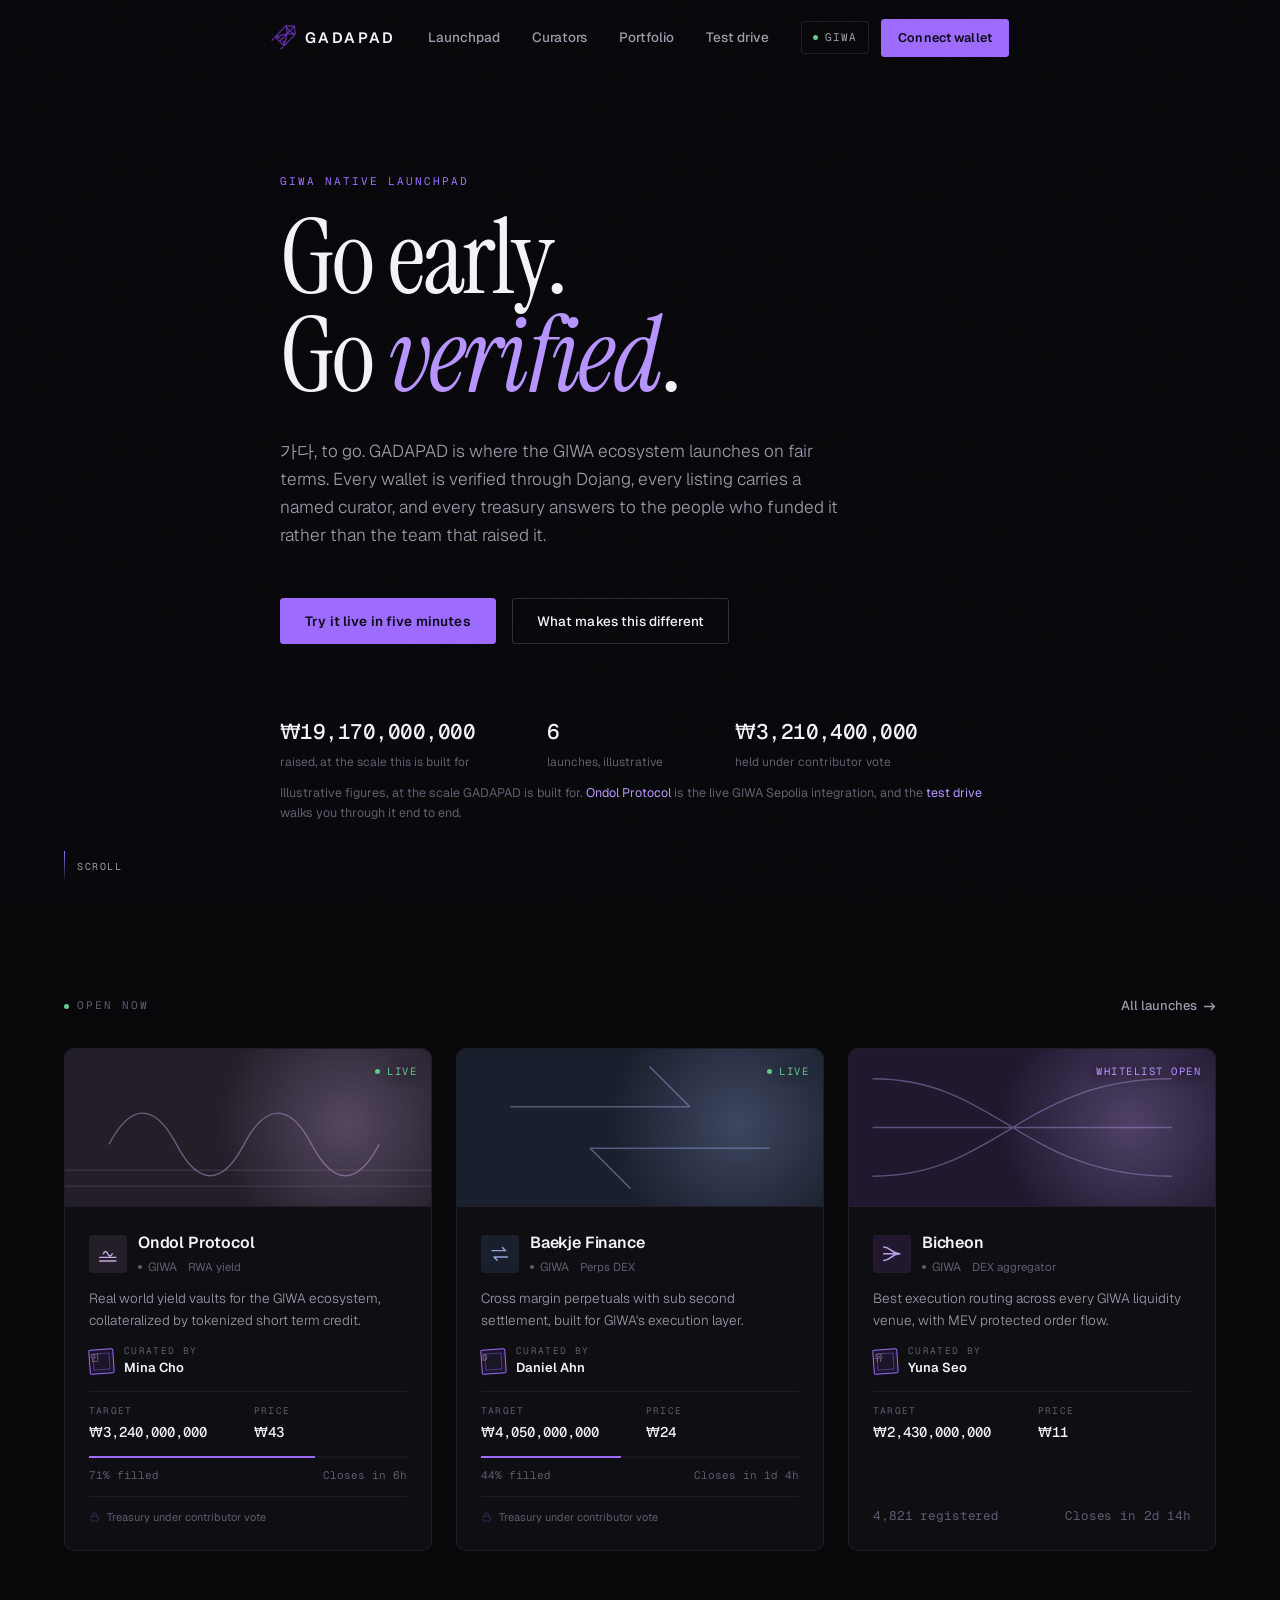
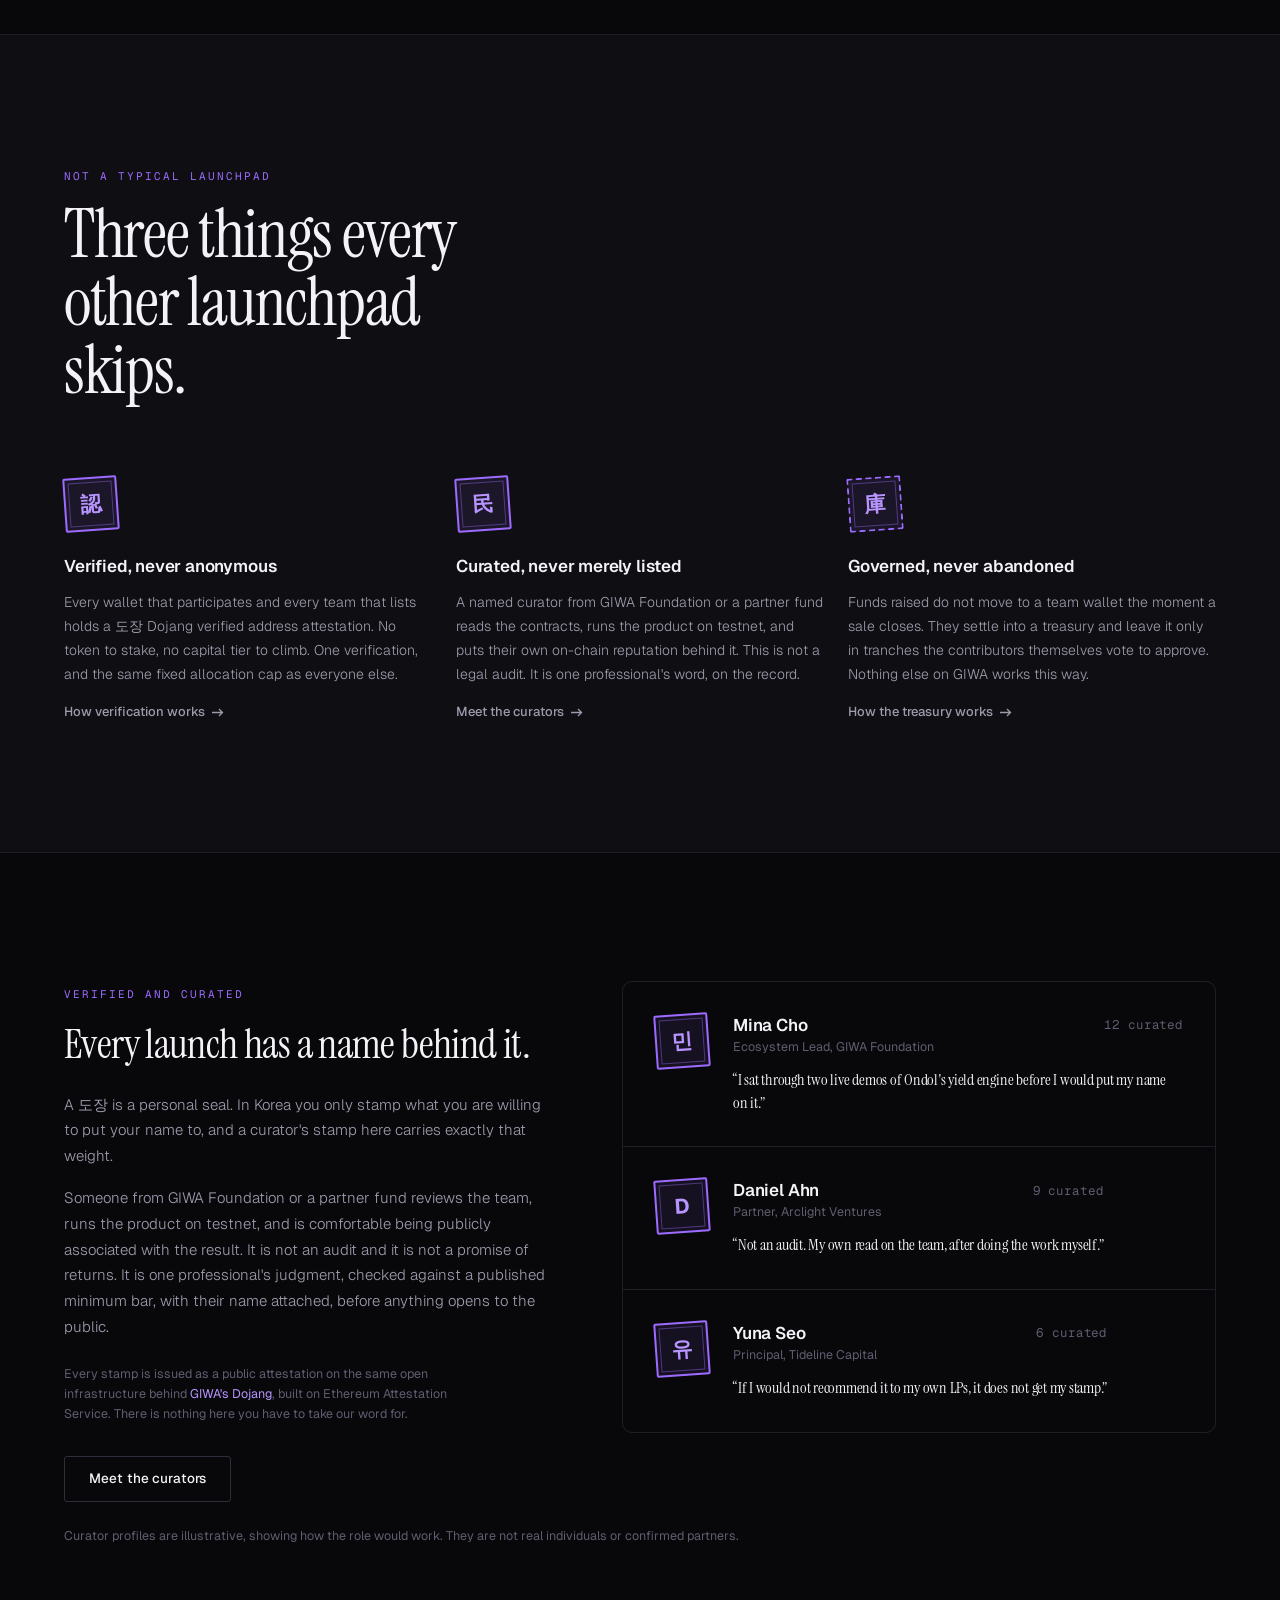
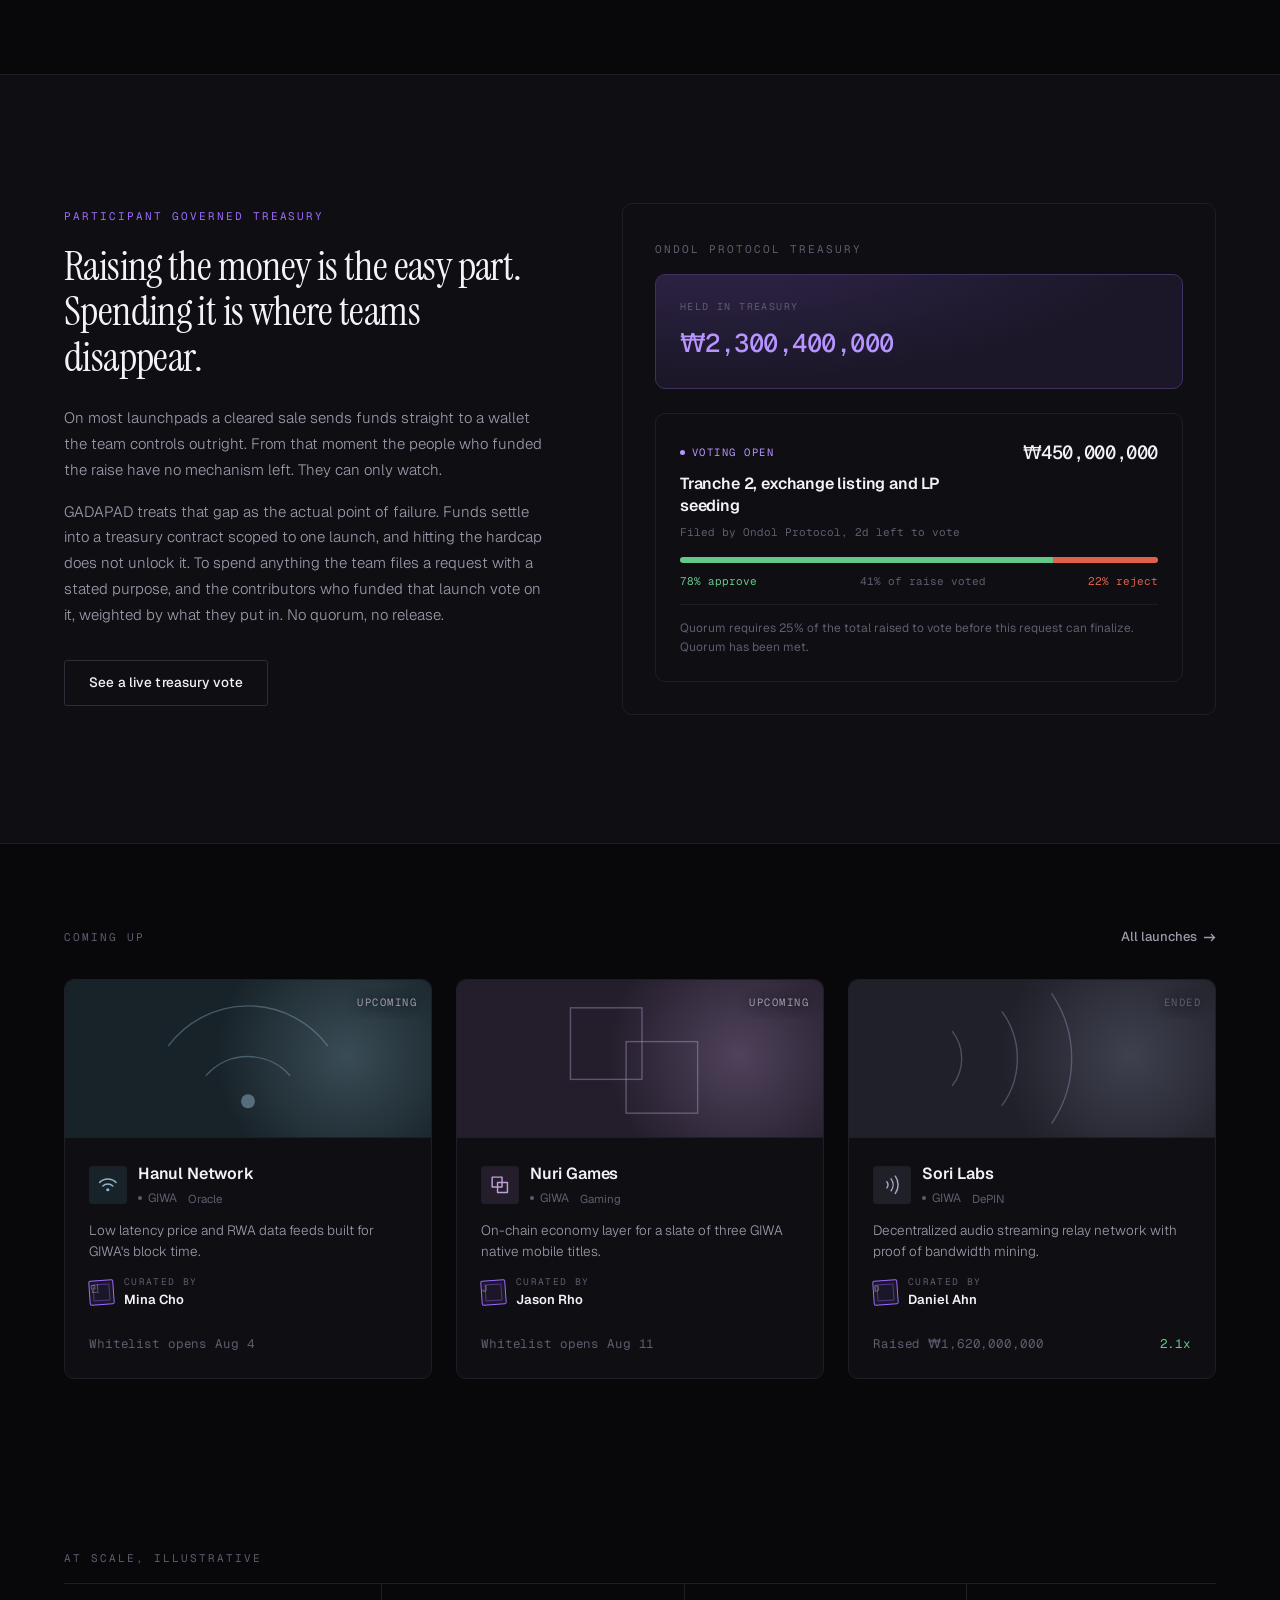
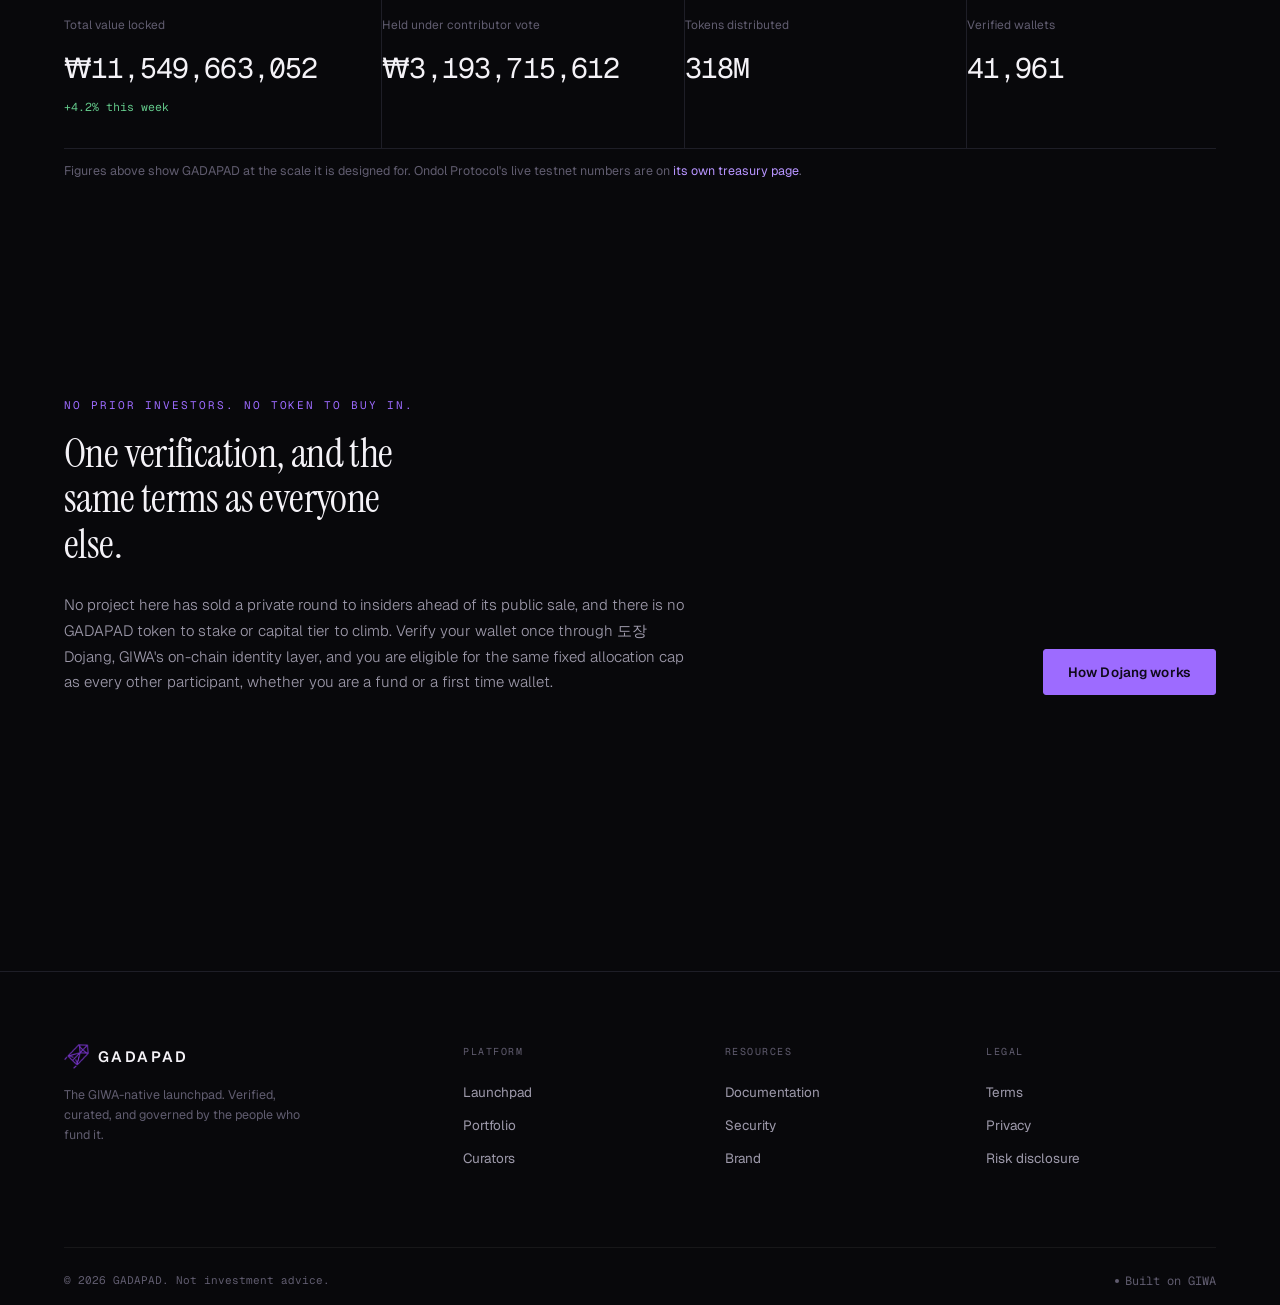
<file: index.html>
<!DOCTYPE html>
<html lang="en">
<head>
<meta charset="UTF-8">
<meta name="viewport" content="width=device-width, initial-scale=1.0">
<title>GADAPAD. The GIWA-native launchpad.</title>
<meta name="description" content="Go early. Go verified. Every wallet is Dojang verified, every listing carries a named curator, and every treasury stays governed by the people who funded it.">
<link rel="icon" href="media/logo.png">
<link rel="stylesheet" href="css/styles.css">
</head>
<body class="cine">

<header class="hdr">
  <div class="wrap">
    <a href="index.html" class="brand"><img src="media/logo.png" alt=""><span>Gadapad</span></a>
    <nav class="nav">
      <a href="launchpad.html">Launchpad</a>
      <a href="curators.html">Curators</a>
      <a href="portfolio.html">Portfolio</a>
      <a href="testdrive.html">Test drive</a>
    </nav>
    <div class="hdr-act">
      <span class="net"><i class="dot"></i>GIWA</span>
      <div id="walletSlot"></div>
      <button class="burger" aria-label="Menu" data-burger>
        <svg width="18" height="12" viewBox="0 0 18 12"><path d="M0,1H18M0,6H18M0,11H18" stroke="currentColor" stroke-width="1.3"/></svg>
      </button>
    </div>
  </div>
</header>

<main>

  <!-- ============================ HERO ============================ -->
  <section class="hero">
    <video autoplay muted loop playsinline preload="auto" poster="">
      <source src="media/hero.mp4" type="video/mp4">
    </video>
    <div class="scrim"></div>
    <div class="wrap">
      <div class="hero-in">
        <div class="eyebrow eyebrow-v" data-rev>GIWA native launchpad</div>
        <h1 class="d1 mt4" data-rev style="transition-delay:70ms">Go early.<br>Go <em>verified</em>.</h1>
        <p class="lede mt6" data-rev style="transition-delay:150ms">
          <span class="kr">가다</span>, to go. GADAPAD is where the GIWA ecosystem launches on fair terms. Every wallet is verified through Dojang, every listing carries a named curator, and every treasury answers to the people who funded it rather than the team that raised it.
        </p>
        <div class="mt7" data-rev style="transition-delay:230ms; display:flex; gap:var(--s4); flex-wrap:wrap">
          <a href="testdrive.html" class="btn btn-p">Try it live in five minutes</a>
          <a href="#difference" class="btn btn-o">What makes this different</a>
        </div>
        <div class="hero-stats mt8" data-rev style="transition-delay:310ms">
          <div><div class="v" data-num="19170000000" data-fmt="₩{n}">₩0</div><div class="k">raised, at the scale this is built for</div></div>
          <div><div class="v" data-num="6">0</div><div class="k">launches, illustrative</div></div>
          <div><div class="v" data-num="3210400000" data-fmt="₩{n}">₩0</div><div class="k">held under contributor vote</div></div>
        </div>
        <p class="fine mt3" data-rev style="transition-delay:340ms">Illustrative figures, at the scale GADAPAD is built for. <a href="project.html" style="color:var(--violet-lift)">Ondol Protocol</a> is the live GIWA Sepolia integration, and the <a href="testdrive.html" style="color:var(--violet-lift)">test drive</a> walks you through it end to end.</p>
      </div>
    </div>
    <div class="cue"><i></i>Scroll</div>
  </section>

  <!-- ============================ ACTIVE ============================ -->
  <section class="sect-sm" data-rev>
    <div class="wrap">
      <div class="between mb6">
        <div class="eyebrow"><i class="dot"></i>Open now</div>
        <a href="launchpad.html" class="lnk">All launches <svg width="12" height="9" viewBox="0 0 12 9" fill="none"><path d="M0 4.5h10M7 1l3.5 3.5L7 8" stroke="currentColor" stroke-width="1.3"/></svg></a>
      </div>
      <div class="g3" data-rev-g>

        <a href="project.html" class="card card-i pcard" style="--art:#241E29; --glow:rgba(194,169,223,0.3)">
          <div class="pc-art">
            <svg viewBox="0 0 400 158" fill="none" preserveAspectRatio="xMidYMid slice">
              <path d="M0 122h400M0 138h400" stroke="#C2A9DF" stroke-opacity=".22" stroke-width="1"/>
              <path d="M60 96c22-42 46-42 68 0s46 42 68 0 46-42 68 0 46 42 68 0" stroke="#C2A9DF" stroke-opacity=".5" stroke-width="1.4" fill="none"/>
            </svg>
            <span class="mk mk-live on-art"><i></i>Live</span>
          </div>
          <div class="pc-body">
            <div class="pc-top">
              <div class="pc-ico"><svg viewBox="0 0 24 24" fill="none" stroke="#C2A9DF" stroke-width="1.6" stroke-linecap="round"><path d="M3 16h18M3 20h18M7 12c1.6-3.4 3.4-3.4 5 0s3.4 3.4 5 0"/></svg></div>
              <div><div class="pc-name">Ondol Protocol</div><div class="pc-meta"><span class="chain"><i></i>GIWA</span><span>RWA yield</span></div></div>
            </div>
            <p class="pc-desc">Real world yield vaults for the GIWA ecosystem, collateralized by tokenized short term credit.</p>
            <div class="curated"><span class="seal seal-sm">민</span><div><span>Curated by</span><b>Mina Cho</b></div></div>
            <div class="pc-nums">
              <div><div class="pc-k">Target</div><div class="pc-v">₩3,240,000,000</div></div>
              <div><div class="pc-k">Price</div><div class="pc-v">₩43</div></div>
            </div>
            <div><div class="bar"><i data-fill="71"></i></div><div class="bar-row"><span>71% filled</span><span>Closes in 6h</span></div></div>
            <div class="pc-gov"><svg width="11" height="11" viewBox="0 0 24 24" fill="none"><rect x="4" y="9" width="16" height="11" rx="1.5" stroke="currentColor" stroke-width="1.9"/><path d="M7.5 9V6.5a4.5 4.5 0 019 0V9" stroke="currentColor" stroke-width="1.9"/></svg>Treasury under contributor vote</div>
          </div>
        </a>

        <a href="#" data-example="Baekje Finance" class="card card-i pcard" style="--art:#1A1F2D; --glow:rgba(147,164,216,0.3)">
          <div class="pc-art">
            <svg viewBox="0 0 400 158" fill="none" preserveAspectRatio="xMidYMid slice">
              <path d="M70 58h180l-40-40M330 100H150l40 40" stroke="#93A4D8" stroke-opacity=".5" stroke-width="1.5" stroke-linecap="round" stroke-linejoin="round"/>
            </svg>
            <span class="mk mk-live on-art"><i></i>Live</span>
          </div>
          <div class="pc-body">
            <div class="pc-top">
              <div class="pc-ico"><svg viewBox="0 0 24 24" fill="none" stroke="#93A4D8" stroke-width="1.6" stroke-linecap="round" stroke-linejoin="round"><path d="M3.5 8.5h15l-3.6-3.6M20.5 15.5h-15l3.6 3.6"/></svg></div>
              <div><div class="pc-name">Baekje Finance</div><div class="pc-meta"><span class="chain"><i></i>GIWA</span><span>Perps DEX</span></div></div>
            </div>
            <p class="pc-desc">Cross margin perpetuals with sub second settlement, built for GIWA's execution layer.</p>
            <div class="curated"><span class="seal seal-sm">D</span><div><span>Curated by</span><b>Daniel Ahn</b></div></div>
            <div class="pc-nums">
              <div><div class="pc-k">Target</div><div class="pc-v">₩4,050,000,000</div></div>
              <div><div class="pc-k">Price</div><div class="pc-v">₩24</div></div>
            </div>
            <div><div class="bar"><i data-fill="44"></i></div><div class="bar-row"><span>44% filled</span><span>Closes in 1d 4h</span></div></div>
            <div class="pc-gov"><svg width="11" height="11" viewBox="0 0 24 24" fill="none"><rect x="4" y="9" width="16" height="11" rx="1.5" stroke="currentColor" stroke-width="1.9"/><path d="M7.5 9V6.5a4.5 4.5 0 019 0V9" stroke="currentColor" stroke-width="1.9"/></svg>Treasury under contributor vote</div>
          </div>
        </a>

        <a href="#" data-example="Bicheon" class="card card-i pcard" style="--art:#21182F; --glow:rgba(184,162,232,0.3)">
          <div class="pc-art">
            <svg viewBox="0 0 400 158" fill="none" preserveAspectRatio="xMidYMid slice">
              <path d="M40 30c125 0 150 98 300 98M40 79h300M40 128c125 0 150-98 300-98" stroke="#B8A2E8" stroke-opacity=".45" stroke-width="1.4" stroke-linecap="round"/>
            </svg>
            <span class="mk mk-wl on-art">Whitelist open</span>
          </div>
          <div class="pc-body">
            <div class="pc-top">
              <div class="pc-ico"><svg viewBox="0 0 24 24" fill="none" stroke="#B8A2E8" stroke-width="1.6" stroke-linecap="round"><path d="M3 4.5c7.5 0 9 7.5 18 7.5M3 12h18M3 19.5c7.5 0 9-7.5 18-7.5"/></svg></div>
              <div><div class="pc-name">Bicheon</div><div class="pc-meta"><span class="chain"><i></i>GIWA</span><span>DEX aggregator</span></div></div>
            </div>
            <p class="pc-desc">Best execution routing across every GIWA liquidity venue, with MEV protected order flow.</p>
            <div class="curated"><span class="seal seal-sm">유</span><div><span>Curated by</span><b>Yuna Seo</b></div></div>
            <div class="pc-nums">
              <div><div class="pc-k">Target</div><div class="pc-v">₩2,430,000,000</div></div>
              <div><div class="pc-k">Price</div><div class="pc-v">₩11</div></div>
            </div>
            <div class="pc-foot"><span class="fine mono">4,821 registered</span><span class="fine mono">Closes in 2d 14h</span></div>
          </div>
        </a>

      </div>
    </div>
  </section>

  <!-- ============================ DIFFERENCE ============================ -->
  <section class="sect tint rule-top" id="difference" style="border-bottom:1px solid var(--border)" data-rev>
    <div class="wrap">
      <div class="eyebrow eyebrow-v mb4">Not a typical launchpad</div>
      <h2 class="d2" style="max-width:15ch">Three things every other launchpad skips.</h2>
      <div class="g3 mt8" data-rev-g>

        <div>
          <span class="seal seal-lg">認</span>
          <h3 class="mt5">Verified, never anonymous</h3>
          <p class="body mt3" style="font-size:14px">Every wallet that participates and every team that lists holds a <span class="kr">도장</span> Dojang verified address attestation. No token to stake, no capital tier to climb. One verification, and the same fixed allocation cap as everyone else.</p>
          <a href="#verified" class="lnk mt4">How verification works <svg width="12" height="9" viewBox="0 0 12 9" fill="none"><path d="M0 4.5h10M7 1l3.5 3.5L7 8" stroke="currentColor" stroke-width="1.3"/></svg></a>
        </div>

        <div>
          <span class="seal seal-lg">民</span>
          <h3 class="mt5">Curated, never merely listed</h3>
          <p class="body mt3" style="font-size:14px">A named curator from GIWA Foundation or a partner fund reads the contracts, runs the product on testnet, and puts their own on-chain reputation behind it. This is not a legal audit. It is one professional's word, on the record.</p>
          <a href="curators.html" class="lnk mt4">Meet the curators <svg width="12" height="9" viewBox="0 0 12 9" fill="none"><path d="M0 4.5h10M7 1l3.5 3.5L7 8" stroke="currentColor" stroke-width="1.3"/></svg></a>
        </div>

        <div>
          <span class="seal seal-lg" style="border-style:dashed">庫</span>
          <h3 class="mt5">Governed, never abandoned</h3>
          <p class="body mt3" style="font-size:14px">Funds raised do not move to a team wallet the moment a sale closes. They settle into a treasury and leave it only in tranches the contributors themselves vote to approve. Nothing else on GIWA works this way.</p>
          <a href="#treasury" class="lnk mt4">How the treasury works <svg width="12" height="9" viewBox="0 0 12 9" fill="none"><path d="M0 4.5h10M7 1l3.5 3.5L7 8" stroke="currentColor" stroke-width="1.3"/></svg></a>
        </div>

      </div>
    </div>
  </section>

  <!-- ============================ VERIFIED ============================ -->
  <section class="sect" id="verified" data-rev>
    <div class="wrap">
      <div class="split">
        <div>
          <div class="eyebrow eyebrow-v">Verified and curated</div>
          <h2 class="d3 mt4">Every launch has a name behind it.</h2>
          <p class="body mt5">
            A <span class="kr">도장</span> is a personal seal. In Korea you only stamp what you are willing to put your name to, and a curator's stamp here carries exactly that weight.
          </p>
          <p class="body mt4">
            Someone from GIWA Foundation or a partner fund reviews the team, runs the product on testnet, and is comfortable being publicly associated with the result. It is not an audit and it is not a promise of returns. It is one professional's judgment, checked against a published minimum bar, with their name attached, before anything opens to the public.
          </p>
          <p class="fine mt5" style="max-width:50ch">
            Every stamp is issued as a public attestation on the same open infrastructure behind <a href="https://docs.giwa.io/giwa-chain/en/giwa-ecosystem/dojang" target="_blank" rel="noopener" style="color:var(--violet-lift)">GIWA's Dojang</a>, built on Ethereum Attestation Service. There is nothing here you have to take our word for.
          </p>
          <a href="curators.html" class="btn btn-o mt6">Meet the curators</a>
        </div>

        <div style="display:flex; flex-direction:column; gap:1px; background:var(--border); border:1px solid var(--border); border-radius:var(--r-lg); overflow:hidden">
          <a href="curator.html" class="card card-i" style="border:none; border-radius:0; background:var(--bg); padding:var(--s6); display:flex; gap:var(--s5)">
            <span class="seal seal-lg">민</span>
            <div style="min-width:0">
              <div class="between"><h3>Mina Cho</h3><span class="mono fine">12 curated</span></div>
              <div class="fine mb3">Ecosystem Lead, GIWA Foundation</div>
              <p class="quote" style="font-size:16px; max-width:none">“I sat through two live demos of Ondol's yield engine before I would put my name on it.”</p>
            </div>
          </a>
          <a href="curator.html" class="card card-i" style="border:none; border-radius:0; background:var(--bg); padding:var(--s6); display:flex; gap:var(--s5)">
            <span class="seal seal-lg">D</span>
            <div style="min-width:0">
              <div class="between"><h3>Daniel Ahn</h3><span class="mono fine">9 curated</span></div>
              <div class="fine mb3">Partner, Arclight Ventures</div>
              <p class="quote" style="font-size:16px; max-width:none">“Not an audit. My own read on the team, after doing the work myself.”</p>
            </div>
          </a>
          <a href="curator.html" class="card card-i" style="border:none; border-radius:0; background:var(--bg); padding:var(--s6); display:flex; gap:var(--s5)">
            <span class="seal seal-lg">유</span>
            <div style="min-width:0">
              <div class="between"><h3>Yuna Seo</h3><span class="mono fine">6 curated</span></div>
              <div class="fine mb3">Principal, Tideline Capital</div>
              <p class="quote" style="font-size:16px; max-width:none">“If I would not recommend it to my own LPs, it does not get my stamp.”</p>
            </div>
          </a>
        </div>
      </div>
      <p class="fine mt5">Curator profiles are illustrative, showing how the role would work. They are not real individuals or confirmed partners.</p>
    </div>
  </section>

  <!-- ============================ TREASURY ============================ -->
  <section class="sect tint rule-top" id="treasury" style="border-bottom:1px solid var(--border)" data-rev>
    <div class="wrap">
      <div class="split">
        <div>
          <div class="eyebrow eyebrow-v">Participant governed treasury</div>
          <h2 class="d3 mt4">Raising the money is the easy part. Spending it is where teams disappear.</h2>
          <p class="body mt5">
            On most launchpads a cleared sale sends funds straight to a wallet the team controls outright. From that moment the people who funded the raise have no mechanism left. They can only watch.
          </p>
          <p class="body mt4">
            GADAPAD treats that gap as the actual point of failure. Funds settle into a treasury contract scoped to one launch, and hitting the hardcap does not unlock it. To spend anything the team files a request with a stated purpose, and the contributors who funded that launch vote on it, weighted by what they put in. No quorum, no release.
          </p>
          <a href="project.html#treasury" class="btn btn-o mt6">See a live treasury vote</a>
        </div>

        <div class="card" style="padding:var(--s6)">
          <div class="eyebrow mb4">Ondol Protocol treasury</div>
          <div class="tsum" style="display:block; padding:var(--s5)">
            <div><div class="k">Held in treasury</div><div class="v hi">₩2,300,400,000</div></div>
          </div>
          <div class="req mt5">
            <div class="req-top">
              <div>
                <span class="mk mk-vote"><i></i>Voting open</span>
                <div class="req-what">Tranche 2, exchange listing and LP seeding</div>
                <div class="req-when">Filed by Ondol Protocol, 2d left to vote</div>
              </div>
              <div class="req-amt">₩450,000,000</div>
            </div>
            <div class="vbar"><i class="y" style="width:78%"></i><i class="n" style="width:22%"></i></div>
            <div class="vleg"><span class="y">78% approve</span><span class="q">41% of raise voted</span><span class="n">22% reject</span></div>
            <div class="vnote">Quorum requires 25% of the total raised to vote before this request can finalize. Quorum has been met.</div>
          </div>
        </div>
      </div>
    </div>
  </section>

  <!-- ============================ UPCOMING ============================ -->
  <section class="sect-sm" data-rev>
    <div class="wrap">
      <div class="between mb6">
        <div class="eyebrow">Coming up</div>
        <a href="launchpad.html" class="lnk">All launches <svg width="12" height="9" viewBox="0 0 12 9" fill="none"><path d="M0 4.5h10M7 1l3.5 3.5L7 8" stroke="currentColor" stroke-width="1.3"/></svg></a>
      </div>
      <div class="g3" data-rev-g>

        <a href="#" data-example="Hanul Network" class="card card-i pcard" style="--art:#182329; --glow:rgba(143,181,201,0.28)">
          <div class="pc-art">
            <svg viewBox="0 0 400 158" fill="none" preserveAspectRatio="xMidYMid slice"><circle cx="200" cy="122" r="7" fill="#8FB5C9" fill-opacity=".55"/><path d="M158 96a56 56 0 0184 0M120 66a100 100 0 01160 0" stroke="#8FB5C9" stroke-opacity=".42" stroke-width="1.4" stroke-linecap="round" fill="none"/></svg>
            <span class="mk on-art">Upcoming</span>
          </div>
          <div class="pc-body">
            <div class="pc-top">
              <div class="pc-ico"><svg viewBox="0 0 24 24" fill="none" stroke="#8FB5C9" stroke-width="1.6" stroke-linecap="round"><circle cx="12" cy="17.5" r="1.8" fill="#8FB5C9" stroke="none"/><path d="M6.4 13.4a7.9 7.9 0 0111.2 0M2.9 9.3a12.9 12.9 0 0118.2 0"/></svg></div>
              <div><div class="pc-name">Hanul Network</div><div class="pc-meta"><span class="chain"><i></i>GIWA</span><span>Oracle</span></div></div>
            </div>
            <p class="pc-desc">Low latency price and RWA data feeds built for GIWA's block time.</p>
            <div class="curated"><span class="seal seal-sm">민</span><div><span>Curated by</span><b>Mina Cho</b></div></div>
            <div class="pc-foot"><span class="fine mono">Whitelist opens Aug 4</span></div>
          </div>
        </a>

        <a href="#" data-example="Nuri Games" class="card card-i pcard" style="--art:#241E2C; --glow:rgba(191,160,214,0.28)">
          <div class="pc-art">
            <svg viewBox="0 0 400 158" fill="none" preserveAspectRatio="xMidYMid slice"><rect x="130" y="28" width="72" height="72" stroke="#BFA0D6" stroke-opacity=".45" stroke-width="1.4"/><rect x="186" y="62" width="72" height="72" stroke="#BFA0D6" stroke-opacity=".45" stroke-width="1.4"/></svg>
            <span class="mk on-art">Upcoming</span>
          </div>
          <div class="pc-body">
            <div class="pc-top">
              <div class="pc-ico"><svg viewBox="0 0 24 24" fill="none" stroke="#BFA0D6" stroke-width="1.6" stroke-linejoin="round"><rect x="3.5" y="3.5" width="11" height="11"/><rect x="9.5" y="9.5" width="11" height="11"/></svg></div>
              <div><div class="pc-name">Nuri Games</div><div class="pc-meta"><span class="chain"><i></i>GIWA</span><span>Gaming</span></div></div>
            </div>
            <p class="pc-desc">On-chain economy layer for a slate of three GIWA native mobile titles.</p>
            <div class="curated"><span class="seal seal-sm">J</span><div><span>Curated by</span><b>Jason Rho</b></div></div>
            <div class="pc-foot"><span class="fine mono">Whitelist opens Aug 11</span></div>
          </div>
        </a>

        <a href="#" data-example="Sori Labs" class="card card-i pcard" style="--art:#1F2028; --glow:rgba(163,168,203,0.24)">
          <div class="pc-art">
            <svg viewBox="0 0 400 158" fill="none" preserveAspectRatio="xMidYMid slice"><path d="M120 52a44 44 0 010 54M170 32a80 80 0 010 94M220 14a116 116 0 010 130" stroke="#A3A8CB" stroke-opacity=".4" stroke-width="1.4" stroke-linecap="round"/></svg>
            <span class="mk mk-end on-art">Ended</span>
          </div>
          <div class="pc-body">
            <div class="pc-top">
              <div class="pc-ico"><svg viewBox="0 0 24 24" fill="none" stroke="#A3A8CB" stroke-width="1.6" stroke-linecap="round"><path d="M6.5 8.6a5.6 5.6 0 010 6.8M11.2 5.4a11 11 0 010 13.2M15.9 2.4a16.4 16.4 0 010 19.2"/></svg></div>
              <div><div class="pc-name">Sori Labs</div><div class="pc-meta"><span class="chain"><i></i>GIWA</span><span>DePIN</span></div></div>
            </div>
            <p class="pc-desc">Decentralized audio streaming relay network with proof of bandwidth mining.</p>
            <div class="curated"><span class="seal seal-sm">D</span><div><span>Curated by</span><b>Daniel Ahn</b></div></div>
            <div class="pc-foot"><span class="fine mono">Raised ₩1,620,000,000</span><span class="fine mono" style="color:var(--yes)">2.1x</span></div>
          </div>
        </a>

      </div>
    </div>
  </section>

  <!-- ============================ STATS ============================ -->
  <section class="sect-sm" data-rev>
    <div class="wrap">
      <div class="eyebrow mb4">At scale, illustrative</div>
      <div class="stats">
        <div><div class="k">Total value locked</div><div class="v" data-num="11610000000" data-fmt="₩{n}">₩0</div><div class="d">+4.2% this week</div></div>
        <div><div class="k">Held under contributor vote</div><div class="v" data-num="3210400000" data-fmt="₩{n}">₩0</div></div>
        <div><div class="k">Tokens distributed</div><div class="v">318M</div></div>
        <div><div class="k">Verified wallets</div><div class="v" data-num="42180">0</div></div>
      </div>
      <p class="fine mt3">Figures above show GADAPAD at the scale it is designed for. Ondol Protocol's live testnet numbers are on <a href="project.html#treasury" style="color:var(--violet-lift)">its own treasury page</a>.</p>
    </div>
  </section>

  <!-- ============================ CLOSING ============================ -->
  <section class="sect" data-rev>
    <div class="wrap">
      <div class="between" style="align-items:flex-end; gap:var(--s7)">
        <div>
          <div class="eyebrow eyebrow-v mb4">No prior investors. No token to buy in.</div>
          <h2 class="d3" style="max-width:18ch">One verification, and the same terms as everyone else.</h2>
          <p class="body mt5">
            No project here has sold a private round to insiders ahead of its public sale, and there is no GADAPAD token to stake or capital tier to climb. Verify your wallet once through <span class="kr">도장</span> Dojang, GIWA's on-chain identity layer, and you are eligible for the same fixed allocation cap as every other participant, whether you are a fund or a first time wallet.
          </p>
        </div>
        <a href="https://docs.giwa.io/giwa-chain/en/giwa-ecosystem/dojang" target="_blank" rel="noopener" class="btn btn-p" style="flex-shrink:0">How Dojang works</a>
      </div>
    </div>
  </section>

</main>

<footer class="ftr">
  <div class="wrap">
    <div class="ftr-top">
      <div>
        <a href="index.html" class="brand mb4"><img src="media/logo.png" alt=""><span>Gadapad</span></a>
        <p class="fine" style="max-width:30ch">The GIWA-native launchpad. Verified, curated, and governed by the people who fund it.</p>
      </div>
      <div class="ftr-col"><h4>Platform</h4><a href="launchpad.html">Launchpad</a><a href="portfolio.html">Portfolio</a><a href="curators.html">Curators</a></div>
      <div class="ftr-col"><h4>Resources</h4><a href="#">Documentation</a><a href="#">Security</a><a href="#">Brand</a></div>
      <div class="ftr-col"><h4>Legal</h4><a href="#">Terms</a><a href="#">Privacy</a><a href="#">Risk disclosure</a></div>
    </div>
    <div class="ftr-btm">
      <span>© 2026 GADAPAD. Not investment advice.</span>
      <span class="chain"><i></i>Built on GIWA</span>
    </div>
  </div>
</footer>

<script src="js/web3-provider.js"></script>
<script src="js/app.js"></script>
</body>
</html>
</file>
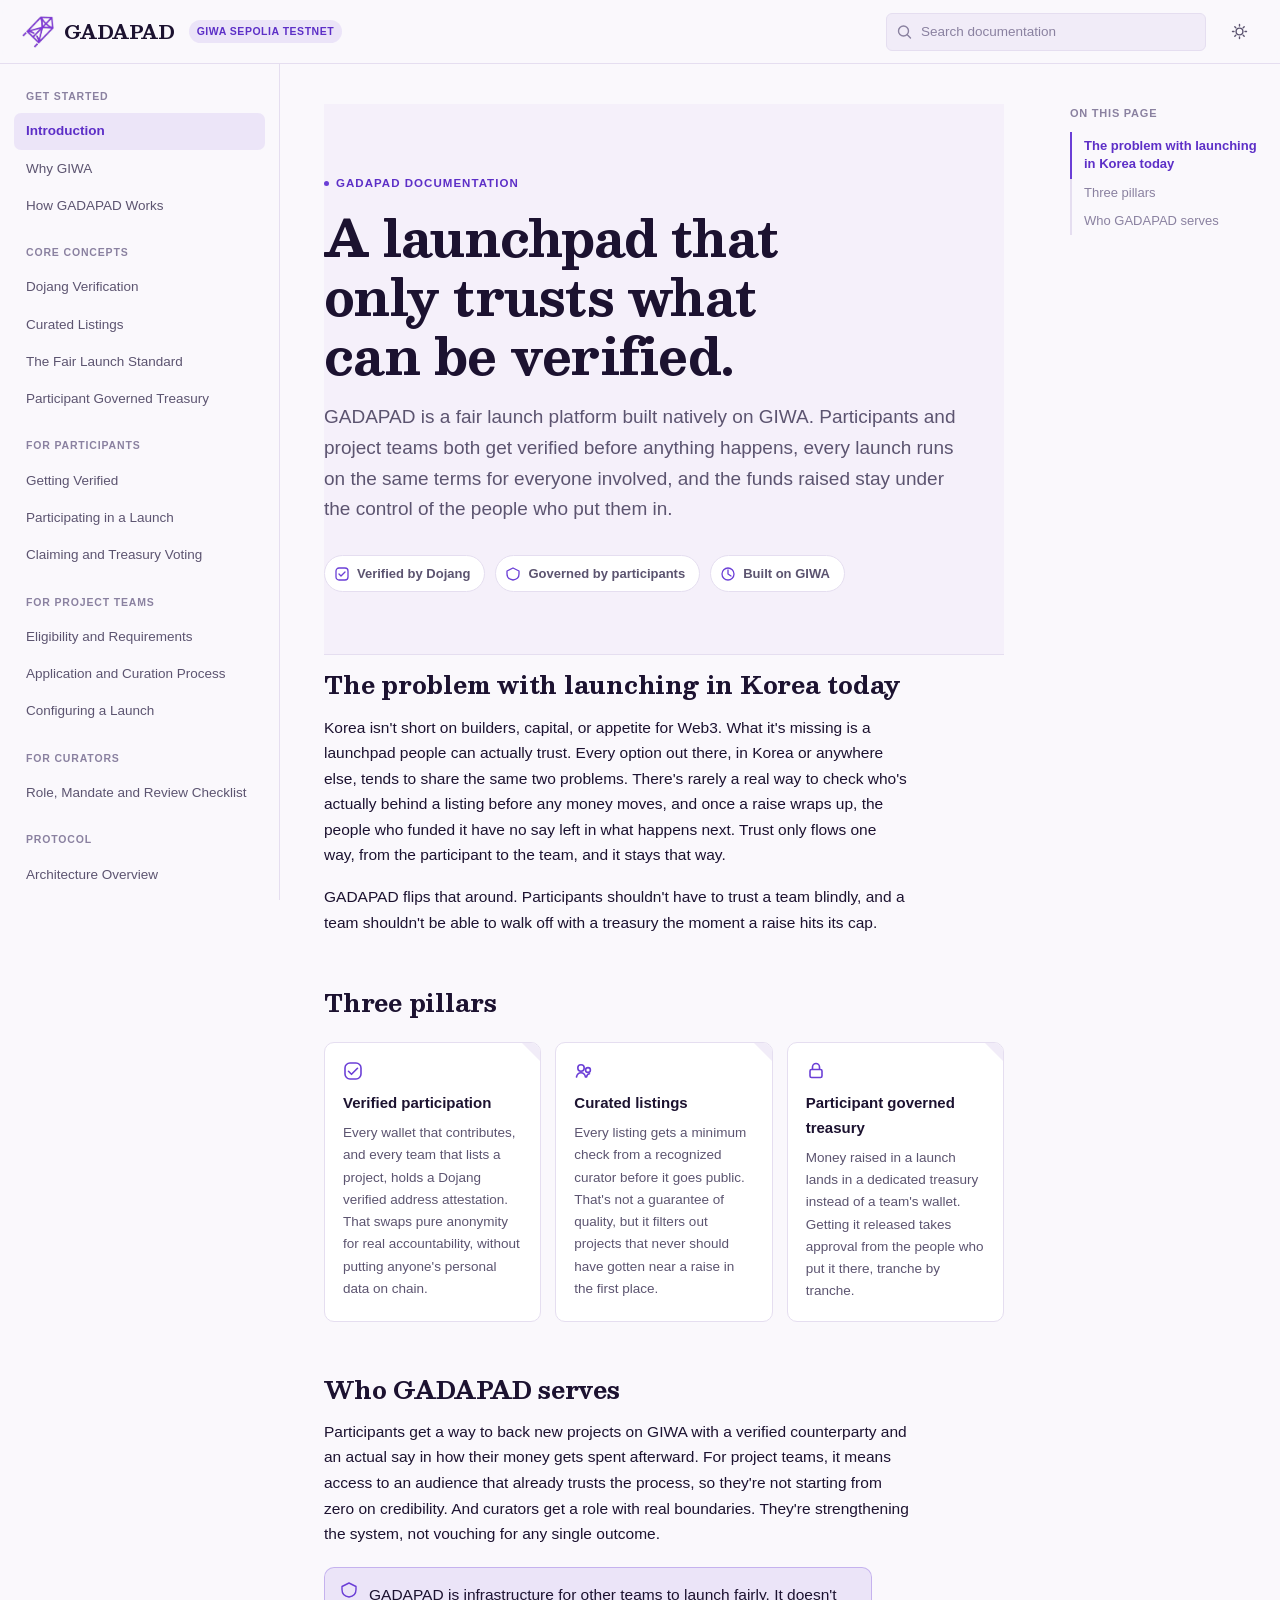
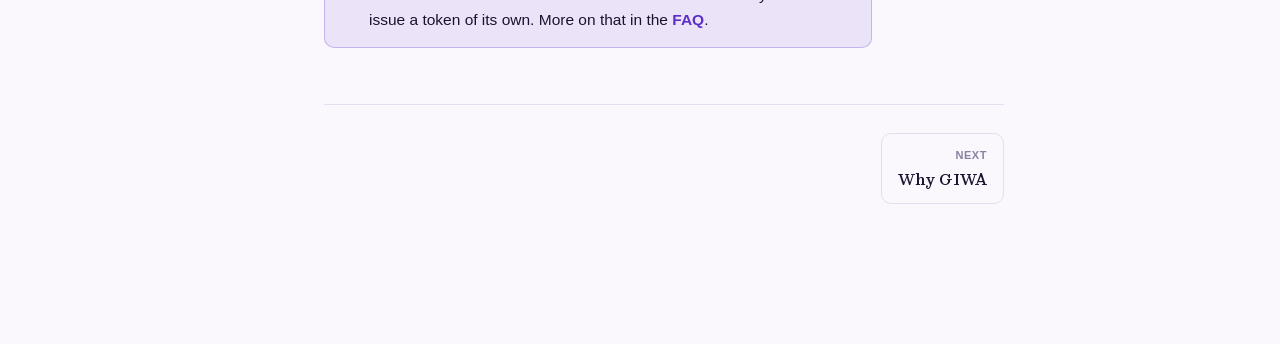
<file: documentation/index.html>
<!DOCTYPE html>
<html lang="en">
<head>
<meta charset="UTF-8">
<title>GADAPAD Documentation</title>
<meta name="description" content="GADAPAD is a fair launch platform on GIWA. Every participant and every project is verified through Dojang, and every treasury stays under the control of the people who funded it." />

<style>
@font-face {
  font-family: 'Seal Display';
  font-style: normal;
  font-weight: 400 800;
  font-display: swap;
  src: url([data-uri]) format('woff2');
}
@font-face {
  font-family: 'Seal Display';
  font-style: italic;
  font-weight: 400 700;
  font-display: swap;
  src: url([data-uri]) format('woff');
}

:root {
  --bg: #FAF8FC;
  --bg-elevated: #FFFFFF;
  --bg-subtle: #F1ECF8;
  --bg-hero: #F5F0FA;
  --border: #E5DEF0;
  --border-strong: #D2C3E8;
  --text: #1C1230;
  --text-muted: #5C5470;
  --text-faint: #8A81A0;
  --accent: #6B3FD6;
  --accent-hover: #5931B8;
  --accent-soft: rgba(107,63,214,0.10);
  --accent-text: #5D2FC7;
  --code-bg: #F1ECF8;
  --code-text: #833BC2;
  --info: #3958C4;      --info-bg: rgba(57,88,196,.08);
  --success: #1D8A63;   --success-bg: rgba(29,138,99,.09);
  --warning: #A5690C;   --warning-bg: rgba(165,105,12,.10);
  --danger: #C23A52;    --danger-bg: rgba(194,58,82,.08);
  --shadow: 0 1px 2px rgba(40,20,70,.05), 0 4px 18px rgba(40,20,70,.07);
  --shadow-lg: 0 16px 48px rgba(40,20,70,.18);
  --header-h: 64px;
  --sidebar-w: 280px;
  --toc-w: 232px;
  --content-max: 700px;
  --radius: 6px;
  --radius-lg: 10px;
  --display: 'Seal Display', Georgia, 'Times New Roman', serif;
  --sans: -apple-system, BlinkMacSystemFont, 'SF Pro Text', 'Segoe UI', Roboto, Helvetica, Arial, sans-serif;
  --mono: ui-monospace, 'SF Mono', 'JetBrains Mono', Menlo, Consolas, monospace;
}
@media (prefers-color-scheme: dark) {
  :root {
    --bg: #150E22;
    --bg-elevated: #1C1430;
    --bg-subtle: #201735;
    --bg-hero: #1A122C;
    --border: #322650;
    --border-strong: #423462;
    --text: #EEE8F8;
    --text-muted: #AFA4C8;
    --text-faint: #8478A0;
    --accent: #A98CF0;
    --accent-hover: #BCA3F5;
    --accent-soft: rgba(169,140,240,0.16);
    --accent-text: #C2AAF7;
    --code-bg: #241A3D;
    --code-text: #D9B4F5;
    --info: #86A6FF;    --info-bg: rgba(134,166,255,.12);
    --success: #5FDBA8; --success-bg: rgba(95,219,168,.12);
    --warning: #E4AA4C; --warning-bg: rgba(228,170,76,.12);
    --danger: #F1879B;  --danger-bg: rgba(241,135,155,.12);
    --shadow: 0 1px 2px rgba(0,0,0,.35), 0 4px 18px rgba(0,0,0,.45);
    --shadow-lg: 0 16px 48px rgba(0,0,0,.6);
  }
}
:root[data-theme="dark"] {
  --bg: #150E22; --bg-elevated: #1C1430; --bg-subtle: #201735; --bg-hero: #1A122C;
  --border: #322650; --border-strong: #423462;
  --text: #EEE8F8; --text-muted: #AFA4C8; --text-faint: #8478A0;
  --accent: #A98CF0; --accent-hover: #BCA3F5; --accent-soft: rgba(169,140,240,0.16); --accent-text: #C2AAF7;
  --code-bg: #241A3D; --code-text: #D9B4F5;
  --info: #86A6FF; --info-bg: rgba(134,166,255,.12);
  --success: #5FDBA8; --success-bg: rgba(95,219,168,.12);
  --warning: #E4AA4C; --warning-bg: rgba(228,170,76,.12);
  --danger: #F1879B; --danger-bg: rgba(241,135,155,.12);
  --shadow: 0 1px 2px rgba(0,0,0,.35), 0 4px 18px rgba(0,0,0,.45);
  --shadow-lg: 0 16px 48px rgba(0,0,0,.6);
}
:root[data-theme="light"] {
  --bg: #FAF8FC; --bg-elevated: #FFFFFF; --bg-subtle: #F1ECF8; --bg-hero: #F5F0FA;
  --border: #E5DEF0; --border-strong: #D2C3E8;
  --text: #1C1230; --text-muted: #5C5470; --text-faint: #8A81A0;
  --accent: #6B3FD6; --accent-hover: #5931B8; --accent-soft: rgba(107,63,214,0.10); --accent-text: #5D2FC7;
  --code-bg: #F1ECF8; --code-text: #833BC2;
  --info: #3958C4; --info-bg: rgba(57,88,196,.08);
  --success: #1D8A63; --success-bg: rgba(29,138,99,.09);
  --warning: #A5690C; --warning-bg: rgba(165,105,12,.10);
  --danger: #C23A52; --danger-bg: rgba(194,58,82,.08);
  --shadow: 0 1px 2px rgba(40,20,70,.05), 0 4px 18px rgba(40,20,70,.07);
  --shadow-lg: 0 16px 48px rgba(40,20,70,.18);
}

* { box-sizing: border-box; }
@media (prefers-reduced-motion: reduce) { *, *::before, *::after { animation-duration: 0.01ms !important; animation-iteration-count: 1 !important; transition-duration: 0.01ms !important; scroll-behavior: auto !important; } }
html { scroll-behavior: smooth; scroll-padding-top: calc(var(--header-h) + 20px); }
body { margin: 0; font-family: var(--sans); background: var(--bg); color: var(--text); -webkit-font-smoothing: antialiased; text-rendering: optimizeLegibility; line-height: 1.65; }
a { color: var(--accent-text); text-decoration: none; }
a:hover { text-decoration: underline; }
::selection { background: var(--accent-soft); }
button, input { font-family: inherit; }
:focus-visible { outline: 2px solid var(--accent); outline-offset: 2px; }
img, svg { display: block; max-width: 100%; }

/* ---------- Header ---------- */
.gp-header { position: fixed; top: 0; left: 0; right: 0; height: var(--header-h); display: flex; align-items: center; gap: 14px; padding: 0 22px; background: color-mix(in srgb, var(--bg) 86%, transparent); backdrop-filter: saturate(180%) blur(14px); border-bottom: 1px solid var(--border); z-index: 200; }
.gp-brand { display: flex; align-items: center; gap: 10px; font-family: var(--display); font-weight: 700; font-size: 19px; color: var(--text); letter-spacing: -.01em; white-space: nowrap; cursor: pointer; }
.gp-brand:hover { text-decoration: none; }
.gp-brand .mark { color: var(--accent); flex-shrink: 0; display: flex; align-items: center; }
.gp-brand .mark img { width: 32px; height: 32px; object-fit: contain; display: block; }
.gp-tag { font-family: var(--sans); font-size: 10.5px; font-weight: 700; letter-spacing: .05em; color: var(--accent-text); background: var(--accent-soft); padding: 3px 8px; border-radius: 20px; text-transform: uppercase; }
.gp-header-spacer { flex: 1; }
.gp-search-wrap { position: relative; width: min(320px, 34vw); }
.gp-search { width: 100%; height: 38px; padding: 0 34px; background: var(--bg-subtle); border: 1px solid var(--border); border-radius: var(--radius); color: var(--text); font-size: 13.5px; transition: border-color .15s, box-shadow .15s; }
.gp-search:focus { outline: none; border-color: var(--accent); box-shadow: 0 0 0 3px var(--accent-soft); background: var(--bg-elevated); }
.gp-search::placeholder { color: var(--text-faint); }
.gp-search-icon { position: absolute; left: 11px; top: 50%; transform: translateY(-50%); color: var(--text-faint); pointer-events: none; display: flex; }
.gp-search-results { position: absolute; top: 46px; left: 0; right: 0; max-height: 62vh; overflow-y: auto; background: var(--bg-elevated); border: 1px solid var(--border); border-radius: var(--radius-lg); box-shadow: var(--shadow-lg); padding: 6px; display: none; z-index: 220; }
.gp-search-results.open { display: block; }
.gp-result { display: block; padding: 9px 11px; border-radius: 7px; color: var(--text); cursor: pointer; }
.gp-result:hover, .gp-result.active { background: var(--accent-soft); text-decoration: none; }
.gp-result .r-crumb { font-size: 11.5px; color: var(--text-faint); margin-bottom: 2px; }
.gp-result .r-title { font-weight: 600; font-size: 13.5px; }
.gp-search-empty { padding: 16px 12px; text-align: center; color: var(--text-faint); font-size: 13px; }
.gp-iconbtn { display: inline-flex; align-items: center; justify-content: center; width: 38px; height: 38px; border-radius: var(--radius); background: transparent; border: 1px solid transparent; color: var(--text-muted); cursor: pointer; transition: background .15s, color .15s, border-color .15s; flex-shrink: 0; }
.gp-iconbtn:hover { background: var(--bg-subtle); color: var(--text); border-color: var(--border); }

/* ---------- Layout ---------- */
.gp-layout { display: flex; padding-top: var(--header-h); }
.gp-sidebar { position: fixed; top: var(--header-h); bottom: 0; left: 0; width: var(--sidebar-w); overflow-y: auto; overscroll-behavior: contain; border-right: 1px solid var(--border); background: var(--bg); padding: 24px 14px 60px; z-index: 150; transition: transform .2s ease; }
.gp-main { flex: 1; min-width: 0; margin-left: var(--sidebar-w); display: flex; justify-content: center; padding: 0 44px 140px; }
.gp-article-wrap { width: 100%; max-width: var(--content-max); padding-top: 40px; }
.gp-toc { position: fixed; top: var(--header-h); right: 0; width: var(--toc-w); height: calc(100vh - var(--header-h)); overflow-y: auto; padding: 40px 22px 60px; }
.gp-toc-label { font-size: 11px; font-weight: 700; letter-spacing: .07em; text-transform: uppercase; color: var(--text-faint); margin-bottom: 10px; }
.gp-toc-link { display: block; padding: 5px 0 5px 12px; border-left: 2px solid var(--border); color: var(--text-faint); font-size: 13px; line-height: 1.4; cursor: pointer; transition: color .15s, border-color .15s; }
.gp-toc-link:hover { color: var(--text); text-decoration: none; }
.gp-toc-link.active { color: var(--accent-text); border-left-color: var(--accent); font-weight: 600; }
@media (min-width: 1081px) { .gp-main { margin-right: var(--toc-w); } }
@media (max-width: 1080px) { .gp-toc { display: none; } }
@media (max-width: 860px) {
  .gp-sidebar { transform: translateX(-100%); box-shadow: var(--shadow-lg); }
  .gp-sidebar.open { transform: translateX(0); }
  .gp-main { margin-left: 0; padding: 0 20px 120px; }
  .gp-menu-btn { display: inline-flex !important; }
  .gp-search-wrap { display: none; }
}

/* ---------- Sidebar nav ---------- */
.gp-menu-btn { display: none; }
.gp-nav-group { margin-bottom: 20px; }
.gp-nav-group-label { font-size: 10.5px; font-weight: 700; letter-spacing: .08em; text-transform: uppercase; color: var(--text-faint); padding: 0 12px 7px; }
.gp-nav-link { display: flex; align-items: center; gap: 9px; padding: 7px 12px; border-radius: 7px; margin: 1px 0; color: var(--text-muted); font-size: 13.5px; font-weight: 500; cursor: pointer; transition: background .13s, color .13s; }
.gp-nav-link:hover { background: var(--bg-subtle); color: var(--text); text-decoration: none; }
.gp-nav-link.active { background: var(--accent-soft); color: var(--accent-text); font-weight: 600; }
.gp-nav-num { font-family: var(--mono); font-size: 11px; color: var(--text-faint); width: 16px; flex-shrink: 0; }
.gp-nav-link.active .gp-nav-num { color: var(--accent-text); }

/* ---------- Article typography ---------- */
.gp-eyebrow { display: inline-flex; align-items: center; gap: 7px; font-size: 11.5px; font-weight: 700; letter-spacing: .09em; text-transform: uppercase; color: var(--accent-text); margin-bottom: 14px; }
.gp-eyebrow .dot { width: 5px; height: 5px; border-radius: 50%; background: var(--accent); }
.gp-article h1 { font-family: var(--display); font-size: clamp(28px, 4vw, 38px); font-weight: 700; letter-spacing: -.015em; margin: 0 0 16px; line-height: 1.18; text-wrap: balance; }
.gp-article .gp-lead { font-size: 18px; line-height: 1.62; color: var(--text-muted); margin: 0 0 30px; max-width: 60ch; }
.gp-article h2 { font-family: var(--display); font-size: 24px; font-weight: 700; letter-spacing: -.01em; margin: 46px 0 14px; line-height: 1.3; padding-top: 6px; scroll-margin-top: calc(var(--header-h) + 20px); text-wrap: balance; }
.gp-article h2:first-of-type { margin-top: 8px; }
.gp-article h3 { font-family: var(--sans); font-size: 16px; font-weight: 700; margin: 28px 0 10px; letter-spacing: -.005em; scroll-margin-top: calc(var(--header-h) + 20px); }
.gp-article p { margin: 0 0 16px; font-size: 15.5px; color: var(--text); max-width: 68ch; }
.gp-article ul, .gp-article ol { margin: 0 0 18px; padding-left: 22px; max-width: 68ch; }
.gp-article li { margin: 8px 0; font-size: 15.5px; }
.gp-article li::marker { color: var(--text-faint); }
.gp-article strong { color: var(--text); font-weight: 700; }
.gp-article code { background: var(--code-bg); color: var(--code-text); font-size: .87em; padding: 2px 6px; border-radius: 5px; font-family: var(--mono); }
.gp-article hr { border: none; border-top: 1px solid var(--border); margin: 44px 0; }
.gp-article a { font-weight: 600; }
.gp-pull { font-family: var(--display); font-style: italic; font-size: 21px; line-height: 1.5; color: var(--text); margin: 28px 0; padding: 2px 0 2px 22px; border-left: 3px solid var(--accent); max-width: 56ch; }

/* Callouts */
.gp-hint { display: flex; gap: 12px; padding: 14px 16px; border-radius: var(--radius-lg); margin: 20px 0; font-size: 14.5px; border: 1px solid transparent; max-width: 68ch; }
.gp-hint .h-ic { flex-shrink: 0; font-size: 16px; line-height: 1.5; color: var(--text-muted); }
.gp-hint .h-body p:last-child { margin-bottom: 0; }
.gp-hint.info { background: var(--info-bg); border-color: color-mix(in srgb, var(--info) 26%, transparent); }
.gp-hint.info .h-ic { color: var(--info); }
.gp-hint.success { background: var(--success-bg); border-color: color-mix(in srgb, var(--success) 26%, transparent); }
.gp-hint.success .h-ic { color: var(--success); }
.gp-hint.warning { background: var(--warning-bg); border-color: color-mix(in srgb, var(--warning) 30%, transparent); }
.gp-hint.warning .h-ic { color: var(--warning); }
.gp-hint.danger { background: var(--danger-bg); border-color: color-mix(in srgb, var(--danger) 28%, transparent); }
.gp-hint.danger .h-ic { color: var(--danger); }

/* Seal badge (verification motif) */
.gp-seal { display: inline-flex; align-items: center; gap: 6px; font-size: 12px; font-weight: 700; letter-spacing: .03em; color: var(--accent-text); border: 1.5px solid var(--accent); border-radius: 20px; padding: 3px 10px 3px 7px; transform: rotate(-1.5deg); white-space: nowrap; }
.gp-seal svg { width: 13px; height: 13px; }

/* Cards */
.gp-grid { display: grid; grid-template-columns: repeat(auto-fit, minmax(210px, 1fr)); gap: 14px; margin: 24px 0; }
.gp-card { position: relative; background: var(--bg-elevated); border: 1px solid var(--border); border-radius: var(--radius-lg); padding: 18px; overflow: hidden; }
.gp-card::before { content: ""; position: absolute; top: 0; right: 0; width: 0; height: 0; border-style: solid; border-width: 0 18px 18px 0; border-color: transparent var(--bg-subtle) transparent transparent; transition: border-color .15s; }
.gp-card .c-icon { color: var(--accent); margin-bottom: 10px; }
.gp-card .c-icon svg { width: 20px; height: 20px; }
.gp-card h4 { font-size: 15px; font-weight: 700; margin: 0 0 6px; color: var(--text); }
.gp-card p { font-size: 13.5px; color: var(--text-muted); margin: 0; }

/* Table */
.gp-table-wrap { overflow-x: auto; margin: 20px 0; border: 1px solid var(--border); border-radius: var(--radius-lg); }
table.gp-table { width: 100%; border-collapse: collapse; font-size: 13.5px; min-width: 480px; }
.gp-table th { text-align: left; font-size: 11px; font-weight: 700; letter-spacing: .05em; text-transform: uppercase; color: var(--text-faint); background: var(--bg-subtle); padding: 10px 14px; border-bottom: 1px solid var(--border); white-space: nowrap; }
.gp-table td { padding: 11px 14px; border-bottom: 1px solid var(--border); color: var(--text); vertical-align: top; }
.gp-table tr:last-child td { border-bottom: none; }
.gp-table td code { white-space: nowrap; }
.gp-table td.num { font-variant-numeric: tabular-nums; }

/* Code block */
.gp-code { border: 1px solid var(--border); border-radius: var(--radius-lg); overflow: hidden; margin: 20px 0; background: var(--code-bg); }
.gp-code-head { display: flex; align-items: center; justify-content: space-between; padding: 8px 14px; border-bottom: 1px solid var(--border); font-size: 12px; color: var(--text-muted); font-family: var(--mono); }
.gp-copy { background: transparent; border: 1px solid var(--border-strong); color: var(--text-muted); border-radius: 6px; padding: 3px 10px; font-size: 11.5px; cursor: pointer; transition: background .13s, color .13s; }
.gp-copy:hover { background: var(--bg-elevated); color: var(--text); }
.gp-code pre { margin: 0; padding: 15px 16px; overflow-x: auto; }
.gp-code code { background: none; color: var(--code-text); font-size: 12.5px; line-height: 1.7; padding: 0; }

/* Steps (genuine sequences only) */
.gp-steps { counter-reset: step; margin: 26px 0; padding: 0; list-style: none; }
.gp-step { counter-increment: step; position: relative; padding: 0 0 26px 40px; border-left: 2px solid var(--border); }
.gp-step:last-child { border-left-color: transparent; padding-bottom: 2px; }
.gp-step::before { content: counter(step); position: absolute; left: -15px; top: 0; width: 28px; height: 28px; border-radius: 50%; background: var(--bg); border: 2px solid var(--accent); color: var(--accent-text); font-family: var(--mono); font-size: 12px; font-weight: 700; display: flex; align-items: center; justify-content: center; }
.gp-step h4 { margin: 2px 0 5px; font-size: 15.5px; font-weight: 700; }
.gp-step p { font-size: 14.5px; color: var(--text-muted); margin: 0; }

/* Timeline (roadmap) */
.gp-timeline { position: relative; margin: 26px 0 8px; padding-left: 4px; }
.gp-tl-item { position: relative; padding: 0 0 30px 32px; border-left: 2px solid var(--border); }
.gp-tl-item:last-child { border-left-color: transparent; padding-bottom: 2px; }
.gp-tl-dot { position: absolute; left: -8px; top: 2px; width: 14px; height: 14px; border-radius: 50%; background: var(--accent); border: 3px solid var(--accent-soft); }
.gp-tl-item.future .gp-tl-dot { background: var(--bg); border-color: var(--border-strong); }
.gp-tl-phase { font-size: 11.5px; font-weight: 700; letter-spacing: .05em; text-transform: uppercase; color: var(--accent-text); margin-bottom: 4px; }
.gp-tl-item.future .gp-tl-phase { color: var(--text-faint); }
.gp-tl-title { font-size: 17px; font-weight: 700; margin: 0 0 6px; font-family: var(--display); }
.gp-tl-body { font-size: 14.5px; color: var(--text-muted); max-width: 56ch; }

/* ==========================================================================
   Figures

   One grammar, drawn rather than boxed. A figure is line work and type
   sitting directly on the page, never a card grid inside a tinted
   container. Structure is a hairline, the focal point is the accent, and
   everything else is quiet ink. Captions are set in the display italic,
   like a plate caption in a printed book.
   ========================================================================== */
.fig { margin: 36px 0 40px; }
p.fig-cap { font-family: var(--display); font-style: italic; font-size: 14px; line-height: 1.55; color: var(--text-muted); margin: 20px 0 0; max-width: 58ch; }
.gp-article .fig p { max-width: none; }

/* guards: the article base must never restyle structural components */
.gp-article ol.gp-steps { margin: 26px 0; padding: 0; max-width: none; }
.gp-article .gp-steps li { margin: 0; }
.gp-article .fig ol, .gp-article .fig ul { margin: 0; padding: 0; max-width: none; list-style: none; }
.gp-article .fig li { margin: 0; font-size: inherit; }
.gp-article .fig li::marker { content: none; }

/* --- strip: an at a glance sequence on a single hairline ----------------- */
.fig-strip { display: flex; margin: 4px 0 0; padding: 0; list-style: none; }
.fig-strip li { flex: 1 1 0; position: relative; min-width: 0; padding: 22px 10px 0 0; }
.fig-strip li::before { content: ""; position: absolute; top: 4px; left: 0; right: 0; height: 1px; background: var(--border-strong); }
.fig-strip li:last-child { padding-right: 0; }
.fig-strip li:last-child { flex: 0 1 auto; }
.fig-strip li:last-child::before { display: none; }
.fig-strip li::after { content: ""; position: absolute; top: 0; left: 0; width: 9px; height: 9px; box-sizing: border-box; border-radius: 50%; background: var(--bg); border: 1.5px solid var(--border-strong); }
.fig-strip .st-t { display: block; font-size: 13.5px; font-weight: 650; color: var(--text); letter-spacing: -.005em; }
.fig-strip .st-s { display: block; font-size: 12px; color: var(--text-muted); line-height: 1.45; margin-top: 2px; }
@media (max-width: 600px) { .fig-strip { display: none; } .fig.fig-optional { display: none; } }

/* --- spine: a connected sequence, read top to bottom --------------------- */
.fig-spine { position: relative; margin: 0; padding: 0; list-style: none; }
.fig-spine > li { position: relative; padding: 0 0 24px 30px; }
.fig-spine > li:not(:last-child)::after { content: ""; position: absolute; left: 5px; top: 17px; bottom: -8px; width: 1px; background: var(--border-strong); }
.fig-spine > li:last-child { padding-bottom: 0; }
.fig-spine > li::before { content: ""; position: absolute; left: 1px; top: 5px; width: 9px; height: 9px; box-sizing: border-box; border-radius: 50%; background: var(--bg); border: 1px solid var(--border-strong); }
.fig-spine > li.is-focus::before { background: var(--accent); border-color: var(--accent); }
.fig-spine > li.is-end::before { border-radius: 2px; border-color: var(--accent); }
.fig-spine .sp-k { font-family: var(--mono); font-size: 10.5px; letter-spacing: .04em; color: var(--text-faint); display: block; margin-bottom: 2px; }
.fig-spine .sp-t { font-size: 14.5px; font-weight: 650; color: var(--text); letter-spacing: -.005em; }
.fig-spine .sp-t code { font-size: .92em; }
.fig-spine li.is-focus .sp-t { color: var(--accent-text); }
.fig-spine .sp-d { font-size: 13px; color: var(--text-muted); line-height: 1.58; margin-top: 3px; max-width: 54ch; }

/* the fork a check resolves into, two colored text outcomes */
.fig-fork { display: flex; flex-direction: column; gap: 7px; margin-top: 10px; }
.fig-fork span { display: inline-flex; align-items: center; gap: 8px; font-size: 13px; font-weight: 600; }
.fig-fork svg { width: 13px; height: 13px; flex-shrink: 0; }
.fig-fork .f-ok { color: var(--success); }
.fig-fork .f-no { color: var(--danger); }
.fig-fork small { font-weight: 400; color: var(--text-muted); font-size: 12px; }

/* --- rows: parallel guarantees as an editorial list ---------------------- */
.fig-rows { margin: 0; padding: 0; list-style: none; border-top: 1px solid var(--border); }
.fig-rows > li { display: flex; gap: 22px; padding: 15px 2px; border-bottom: 1px solid var(--border); align-items: baseline; }
.fig-rows .r-n { font-family: var(--mono); font-size: 10.5px; letter-spacing: .04em; color: var(--text-faint); flex: 0 0 20px; }
.fig-rows .r-t { font-size: 14.5px; font-weight: 650; color: var(--text); flex: 0 0 168px; letter-spacing: -.005em; }
.fig-rows .r-d { font-size: 13px; color: var(--text-muted); line-height: 1.58; flex: 1 1 auto; }
@media (max-width: 620px) { .fig-rows > li { flex-wrap: wrap; gap: 4px 22px; } .fig-rows .r-t { flex: 1 1 auto; } .fig-rows .r-d { flex-basis: 100%; padding-left: 42px; } }

/* --- cols: two ideas side by side, split by a hairline ------------------- */
.fig-cols { display: grid; grid-template-columns: 1fr 1fr; }
.fig-cols > div { padding: 2px 28px 2px 0; }
.fig-cols > div + div { border-left: 1px solid var(--border); padding: 2px 0 2px 28px; }
.fig-cols .co-k { font-family: var(--mono); font-size: 10.5px; letter-spacing: .04em; color: var(--text-faint); display: block; margin-bottom: 4px; }
.fig-cols .co-t { font-size: 14.5px; font-weight: 650; color: var(--text); letter-spacing: -.005em; }
.fig-cols .co-d { font-size: 13px; color: var(--text-muted); line-height: 1.6; margin-top: 5px; }
.fig-cols .co-h { display: flex; align-items: center; gap: 8px; font-size: 13.5px; font-weight: 650; letter-spacing: -.005em; margin-bottom: 12px; }
.fig-cols .co-h svg { width: 13px; height: 13px; flex-shrink: 0; }
.fig-cols .co-h.on { color: var(--success); }
.fig-cols .co-h.off { color: var(--text-muted); }
.fig-cols ul { list-style: none; margin: 0; padding: 0; max-width: none; }
.fig-cols ul li { font-size: 13px; line-height: 1.58; color: var(--text-muted); margin: 0 0 10px; }
.fig-cols ul li:last-child { margin-bottom: 0; }
.fig-cols ul li strong { color: var(--text); font-weight: 650; }
@media (max-width: 620px) {
  .fig-cols { grid-template-columns: 1fr; }
  .fig-cols > div { padding: 0 0 18px; }
  .fig-cols > div + div { border-left: none; border-top: 1px solid var(--border); padding: 18px 0 0; }
}

/* --- split: one origin dividing into the two columns beneath ------------- */
.fig-split-root { text-align: center; max-width: 40ch; margin: 0 auto; }
.fig-split-root .sr-t { font-size: 14.5px; font-weight: 650; color: var(--text); letter-spacing: -.005em; }
.fig-split-root .sr-d { font-size: 12.5px; color: var(--text-faint); margin-top: 2px; }
.fig-split-tree { position: relative; height: 18px; margin: 6px 0 0; }
.fig-split-tree i { position: absolute; left: 50%; top: 0; bottom: 0; width: 1px; background: var(--border-strong); }
@media (max-width: 620px) { .fig-split-tree { display: none; } .fig-split-root { margin-bottom: 16px; } }

/* --- stack: layers, the focal one marked with a single accent rule ------- */
.fig-stack { margin: 0; padding: 0; list-style: none; border-top: 1px solid var(--border); }
.fig-stack > li { display: flex; gap: 22px; padding: 15px 2px; border-bottom: 1px solid var(--border); align-items: baseline; }
.fig-stack .sk-k { font-family: var(--mono); font-size: 10.5px; letter-spacing: .04em; color: var(--text-faint); flex: 0 0 86px; }
.fig-stack .sk-t { font-size: 14.5px; font-weight: 650; color: var(--text); flex: 0 0 110px; letter-spacing: -.005em; }
.fig-stack .sk-d { font-size: 13px; color: var(--text-muted); line-height: 1.58; flex: 1 1 auto; }
.fig-stack > li.is-focus .sk-t { color: var(--accent-text); }
@media (max-width: 620px) { .fig-stack > li { flex-wrap: wrap; gap: 3px 18px; } .fig-stack .sk-d { flex-basis: 100%; } }

/* FAQ */
.gp-faq-item { border-bottom: 1px solid var(--border); }
.gp-faq-item:first-child { border-top: 1px solid var(--border); }
.gp-faq-q { display: flex; align-items: center; justify-content: space-between; gap: 16px; width: 100%; padding: 18px 2px; cursor: pointer; font-weight: 600; font-size: 15.5px; color: var(--text); background: none; border: none; text-align: left; font-family: inherit; -webkit-appearance: none; appearance: none; }
.gp-faq-q .chev { flex-shrink: 0; color: var(--text-faint); transition: transform .18s; }
.gp-faq-item.open .gp-faq-q .chev { transform: rotate(45deg); }
.gp-faq-a { max-height: 0; overflow: hidden; transition: max-height .22s ease; }
.gp-faq-item.open .gp-faq-a { max-height: 400px; }
.gp-faq-a p { padding: 0 2px 18px; margin: 0; color: var(--text-muted); font-size: 14.5px; max-width: 64ch; }

/* Glossary */
.gp-gloss-item { padding: 16px 0; border-bottom: 1px solid var(--border); }
.gp-gloss-item:first-child { padding-top: 0; }
.gp-gloss-term { font-family: var(--mono); font-weight: 700; font-size: 14px; color: var(--accent-text); margin-bottom: 4px; }
.gp-gloss-def { font-size: 14.5px; color: var(--text-muted); max-width: 64ch; }

/* Facts row (intro) */
.gp-facts { display: flex; flex-wrap: wrap; gap: 10px; margin: 30px 0 6px; }
.gp-fact { display: flex; align-items: center; gap: 8px; font-size: 13px; font-weight: 600; color: var(--text-muted); border: 1px solid var(--border); border-radius: 20px; padding: 7px 14px 7px 10px; background: var(--bg-elevated); }
.gp-fact .f-ic { color: var(--accent); display: flex; }
.gp-fact .f-ic svg { width: 14px; height: 14px; }

/* Hero */
.gp-hero { background: var(--bg-hero); border-bottom: 1px solid var(--border); position: relative; overflow: hidden; }
.gp-hero-inner { max-width: var(--content-max); padding: 64px 0 56px; position: relative; z-index: 2; }
.gp-hero h1 { font-size: clamp(34px, 5vw, 50px); margin-bottom: 18px; }
.gp-hero .gp-lead { font-size: 19px; }

/* Buttons */
.gp-btn { display: inline-flex; align-items: center; gap: 8px; font-size: 14px; font-weight: 700; padding: 10px 18px; border-radius: var(--radius); border: 1px solid transparent; cursor: pointer; transition: background .15s, transform .1s, box-shadow .15s; }
.gp-btn.primary { background: var(--accent); color: #fff; }
.gp-btn.primary:hover { background: var(--accent-hover); text-decoration: none; box-shadow: 0 6px 20px var(--accent-soft); transform: translateY(-1px); }
.gp-btn.ghost { background: transparent; border-color: var(--border-strong); color: var(--text); }
.gp-btn.ghost:hover { background: var(--bg-subtle); text-decoration: none; }
.gp-btn-row { display: flex; gap: 12px; flex-wrap: wrap; margin-top: 26px; }

/* Page enter animation, one orchestrated moment per navigation rather than per element */
@keyframes gpPageEnter { from { opacity: 0; transform: translateY(8px); } to { opacity: 1; transform: translateY(0); } }
.gp-page-enter { animation: gpPageEnter .32s ease; }

/* Page footer nav */
.gp-page-nav { display: flex; justify-content: space-between; gap: 16px; margin-top: 56px; padding-top: 28px; border-top: 1px solid var(--border); }
.gp-page-nav a { display: flex; flex-direction: column; gap: 4px; padding: 12px 16px; border: 1px solid var(--border); border-radius: var(--radius-lg); font-weight: 600; color: var(--text); max-width: 46%; }
.gp-page-nav a:hover { border-color: var(--accent); background: var(--bg-subtle); text-decoration: none; }
.gp-page-nav a.next { margin-left: auto; text-align: right; }
.gp-page-nav .pn-label { font-size: 11px; font-weight: 700; letter-spacing: .05em; text-transform: uppercase; color: var(--text-faint); }
.gp-page-nav .pn-title { font-size: 14px; font-family: var(--display); }

/* Footer */
.gp-footer { border-top: 1px solid var(--border); padding: 26px 0 60px; margin-top: 20px; }
.gp-footer p { font-size: 12.5px; color: var(--text-faint); max-width: 68ch; margin: 0; }

.gp-page { display: none; }
.gp-page.active { display: block; }

/* Scroll progress */
.gp-progress { position: fixed; top: var(--header-h); left: 0; height: 2px; background: var(--accent); z-index: 210; width: 0%; transition: width .1s linear; }
</style>
</head>
<body>

<div class="gp-progress" id="progress"></div>

<header class="gp-header">
  <button class="gp-iconbtn gp-menu-btn" id="menuBtn" aria-label="Toggle navigation">
    <svg width="18" height="18" viewBox="0 0 18 18" fill="none"><path d="M2 5H16M2 9H16M2 13H16" stroke="currentColor" stroke-width="1.6" stroke-linecap="round"/></svg>
  </button>
  <a class="gp-brand" href="#intro" data-nav="intro">
    <span class="mark">
      <img src="[data-uri]" alt="" width="32" height="32" />
    </span>
    GADAPAD
  </a>
  <span class="gp-tag">GIWA Sepolia Testnet</span>
  <div class="gp-header-spacer"></div>
  <div class="gp-search-wrap">
    <span class="gp-search-icon"><svg width="15" height="15" viewBox="0 0 15 15" fill="none"><circle cx="6.5" cy="6.5" r="5" stroke="currentColor" stroke-width="1.4"/><path d="M10.3 10.3L13.5 13.5" stroke="currentColor" stroke-width="1.4" stroke-linecap="round"/></svg></span>
    <input class="gp-search" id="searchInput" type="text" placeholder="Search documentation" autocomplete="off" />
    <div class="gp-search-results" id="searchResults"></div>
  </div>
  <button class="gp-iconbtn" id="themeBtn" aria-label="Toggle theme">
    <svg id="themeIcon" width="17" height="17" viewBox="0 0 17 17" fill="none"><path d="M8.5 1.5V3M8.5 14v1.5M15.5 8.5H14M3 8.5H1.5M13.2 3.8l-1 1M4.8 12.2l-1 1M13.2 13.2l-1-1M4.8 4.8l-1-1" stroke="currentColor" stroke-width="1.4" stroke-linecap="round"/><circle cx="8.5" cy="8.5" r="3.4" stroke="currentColor" stroke-width="1.4"/></svg>
  </button>
</header>

<div class="gp-layout">
  <aside class="gp-sidebar" id="sidebar"><nav id="navRoot"></nav></aside>

  <main class="gp-main">
    <div class="gp-article-wrap gp-article">
      <div id="pagesRoot"><section class="gp-page active" data-page="intro" id="page-intro">
  <div class="gp-hero">
    <div class="gp-hero-inner">
      <span class="gp-eyebrow"><span class="dot"></span>GADAPAD Documentation</span>
      <h1>A launchpad that only trusts what can be verified.</h1>
      <p class="gp-lead">GADAPAD is a fair launch platform built natively on GIWA. Participants and project teams both get verified before anything happens, every launch runs on the same terms for everyone involved, and the funds raised stay under the control of the people who put them in.</p>
      <div class="gp-facts">
        <span class="gp-fact"><span class="f-ic"><svg viewBox="0 0 14 14" fill="none"><rect x="1" y="1" width="12" height="12" rx="3" stroke="currentColor" stroke-width="1.3"/><path d="M4 7l2 2 4-4" stroke="currentColor" stroke-width="1.3" stroke-linecap="round" stroke-linejoin="round"/></svg></span>Verified by Dojang</span>
        <span class="gp-fact"><span class="f-ic"><svg viewBox="0 0 14 14" fill="none"><path d="M7 1L1 4v3c0 3.5 2.5 5.5 6 6 3.5-.5 6-2.5 6-6V4L7 1z" stroke="currentColor" stroke-width="1.3" stroke-linejoin="round"/></svg></span>Governed by participants</span>
        <span class="gp-fact"><span class="f-ic"><svg viewBox="0 0 14 14" fill="none"><circle cx="7" cy="7" r="6" stroke="currentColor" stroke-width="1.3"/><path d="M7 3v4l3 2" stroke="currentColor" stroke-width="1.3" stroke-linecap="round"/></svg></span>Built on GIWA</span>
      </div>
    </div>
  </div>

  <h2>The problem with launching in Korea today</h2>
  <p>Korea isn't short on builders, capital, or appetite for Web3. What it's missing is a launchpad people can actually trust. Every option out there, in Korea or anywhere else, tends to share the same two problems. There's rarely a real way to check who's actually behind a listing before any money moves, and once a raise wraps up, the people who funded it have no say left in what happens next. Trust only flows one way, from the participant to the team, and it stays that way.</p>
  <p>GADAPAD flips that around. Participants shouldn't have to trust a team blindly, and a team shouldn't be able to walk off with a treasury the moment a raise hits its cap.</p>

  <h2>Three pillars</h2>
  <div class="gp-grid">
    <div class="gp-card">
      <div class="c-icon"><svg viewBox="0 0 20 20" fill="none"><rect x="2" y="2" width="16" height="16" rx="5" stroke="currentColor" stroke-width="1.6"/><path d="M5.5 10.3l3 3 6-6" stroke="currentColor" stroke-width="1.6" stroke-linecap="round" stroke-linejoin="round"/></svg></div>
      <h4>Verified participation</h4>
      <p>Every wallet that contributes, and every team that lists a project, holds a Dojang verified address attestation. That swaps pure anonymity for real accountability, without putting anyone's personal data on chain.</p>
    </div>
    <div class="gp-card">
      <div class="c-icon"><svg viewBox="0 0 20 20" fill="none"><circle cx="7" cy="7" r="3.2" stroke="currentColor" stroke-width="1.6"/><circle cx="14" cy="9" r="2.4" stroke="currentColor" stroke-width="1.6"/><path d="M2.5 16c.6-2.8 2.5-4.3 4.5-4.3s3.9 1.5 4.5 4.3M12.5 16c.4-2 1.7-3.3 3-3.3" stroke="currentColor" stroke-width="1.6" stroke-linecap="round"/></svg></div>
      <h4>Curated listings</h4>
      <p>Every listing gets a minimum check from a recognized curator before it goes public. That's not a guarantee of quality, but it filters out projects that never should have gotten near a raise in the first place.</p>
    </div>
    <div class="gp-card">
      <div class="c-icon"><svg viewBox="0 0 20 20" fill="none"><rect x="4" y="8.5" width="12" height="8" rx="1.5" stroke="currentColor" stroke-width="1.6"/><path d="M6.5 8.5V6a3.5 3.5 0 0 1 7 0v2.5" stroke="currentColor" stroke-width="1.6"/></svg></div>
      <h4>Participant governed treasury</h4>
      <p>Money raised in a launch lands in a dedicated treasury instead of a team's wallet. Getting it released takes approval from the people who put it there, tranche by tranche.</p>
    </div>
  </div>

  <h2>Who GADAPAD serves</h2>
  <p>Participants get a way to back new projects on GIWA with a verified counterparty and an actual say in how their money gets spent afterward. For project teams, it means access to an audience that already trusts the process, so they're not starting from zero on credibility. And curators get a role with real boundaries. They're strengthening the system, not vouching for any single outcome.</p>

  <div class="gp-hint accent" style="background:var(--accent-soft);border-color:color-mix(in srgb, var(--accent) 30%, transparent)">
    <div class="h-ic" style="color:var(--accent)">
      <svg width="16" height="16" viewBox="0 0 16 16" fill="none"><path d="M8 1L1 4.5v3C1 12 3.5 14.5 8 15c4.5-.5 7-3 7-7.5v-3L8 1z" stroke="currentColor" stroke-width="1.4" stroke-linejoin="round"/></svg>
    </div>
    <div class="h-body"><p>GADAPAD is infrastructure for other teams to launch fairly. It doesn't issue a token of its own. More on that in the <a href="#faq" data-nav="faq">FAQ</a>.</p></div>
  </div>

  <div class="gp-page-nav">
    <span></span>
    <a class="next" href="#why-giwa" data-nav="why-giwa"><span class="pn-label">Next</span><span class="pn-title">Why GIWA</span></a>
  </div>
</section>

<section class="gp-page" data-page="why-giwa" id="page-why-giwa">
  <span class="gp-eyebrow"><span class="dot"></span>Get Started</span>
  <h1>Why GIWA</h1>
  <p class="gp-lead">GADAPAD is built around something that only exists on this chain, and that's on purpose.</p>

  <div class="fig">
    <ol class="fig-stack">
      <li class="is-focus">
        <span class="sk-k">Application</span>
        <span class="sk-t">GADAPAD</span>
        <span class="sk-d">Launch vaults, curation, and participant governed treasuries. Deliberately thin.</span>
      </li>
      <li>
        <span class="sk-k">Layer 2</span>
        <span class="sk-t">GIWA</span>
        <span class="sk-d">One second blocks on the OP Stack, and the home of Dojang, the identity layer everything above depends on.</span>
      </li>
      <li>
        <span class="sk-k">Layer 1</span>
        <span class="sk-t">Ethereum</span>
        <span class="sk-d">Final settlement and the security the whole stack inherits.</span>
      </li>
    </ol>
    <p class="fig-cap">Read bottom up. Take away the middle layer and the launchpad loses its identity infrastructure with it, which is the whole argument for building here.</p>
  </div>

  <h2>An Ethereum layer 2 built for one second finality</h2>
  <p>GIWA is an Ethereum layer 2 built on the OP Stack, with a new block every second instead of every twelve. Existing Solidity contracts deploy without any changes, and the chain gets maintained through the same tooling and upgrade path as the rest of the Optimism ecosystem. For a launchpad, fast and predictable blocks actually matter. Contribution windows open and close when they're supposed to, allocations settle quickly, and nobody's left refreshing a page wondering if their transaction made it in before the cap filled up.</p>

  <h2>Why the name actually matters</h2>
  <p class="gp-pull">기와, giwa, means roof tile. One tile by itself doesn't do much. Lay a whole course of them in overlapping rows, though, and they keep an entire building dry.</p>
  <p>GIWA takes its name from the traditional Korean roof tile, small, identical pieces that only become a roof once they're laid together in overlapping rows. GIWA describes itself as an open layer 2 that belongs to no single entity, accessible to anyone building on it. That idea carries straight over into how GADAPAD treats a raise. No single big contribution should get to define a launch, and no single party should get to decide what happens to a treasury once people have put money into it. A launch holds together the way a roof does, through a lot of small, verified pieces stacked on top of each other under the same terms.</p>

  <h2>Dojang couldn't be rebuilt anywhere else</h2>
  <p>GADAPAD's verification, curation, and treasury design all lean on Dojang, the identity attestation service that lives on GIWA. Dojang is issued through a regulated partner, anchored to the Ethereum Attestation Service, and wired straight into GIWA's own predeployed contracts. Build GADAPAD anywhere else, and you'd have to build an entire identity layer from scratch before the launchpad itself could even start. Build it on GIWA, and that layer's already there. The full mechanics are on the <a href="#dojang" data-nav="dojang">Dojang Verification</a> page.</p>

  <h2>Current network status</h2>
  <div class="gp-hint warning">
    <div class="h-ic"><svg width="16" height="16" viewBox="0 0 16 16" fill="none"><path d="M8 1.5L15 14H1L8 1.5z" stroke="currentColor" stroke-width="1.4" stroke-linejoin="round"/><path d="M8 6.5v3.2M8 12h.01" stroke="currentColor" stroke-width="1.4" stroke-linecap="round"/></svg></div>
    <div class="h-body"><p>GIWA mainnet hasn't launched yet. Everything in this documentation, including every contract address, currently runs on GIWA Sepolia, the public testnet. GADAPAD moves to mainnet once GIWA does. Connection details are on the <a href="#security" data-nav="security">Network Information</a> page.</p></div>
  </div>

  <div class="gp-page-nav">
    <a href="#intro" data-nav="intro"><span class="pn-label">Back</span><span class="pn-title">Introduction</span></a>
    <a class="next" href="#how-it-works" data-nav="how-it-works"><span class="pn-label">Next</span><span class="pn-title">How GADAPAD Works</span></a>
  </div>
</section>

<section class="gp-page" data-page="how-it-works" id="page-how-it-works">
  <span class="gp-eyebrow"><span class="dot"></span>Get Started</span>
  <h1>How GADAPAD works</h1>
  <p class="gp-lead">Every launch on GADAPAD moves through the same five stages in the same order, whether it's the first listing or the hundredth.</p>

  <div class="fig fig-optional">
    <ol class="fig-strip">
      <li><span class="st-t">Apply</span><span class="st-s">Curator review</span></li>
      <li><span class="st-t">Verify</span><span class="st-s">Once per wallet</span></li>
      <li><span class="st-t">Contribute</span><span class="st-s">Uniform terms</span></li>
      <li><span class="st-t">Claim</span><span class="st-s">Your allocation</span></li>
      <li><span class="st-t">Vote</span><span class="st-s">Release of funds</span></li>
    </ol>
  </div>

  <ol class="gp-steps">
    <li class="gp-step">
      <h4>Apply and get curated</h4>
      <p>A project team submits an application tied to its own Dojang verified address, and a curator checks the team, the contract, and the proposed terms against a fixed bar before anything opens to the public.</p>
    </li>
    <li class="gp-step">
      <h4>Verify</h4>
      <p>Anyone who wants to contribute connects a wallet holding a Dojang Verified Address attestation. Verification happens once, through GIWA Wallet, and carries across every launch on GADAPAD after that.</p>
    </li>
    <li class="gp-step">
      <h4>Contribute</h4>
      <p>The contribution window opens for a fixed period. Every participant enters under the same rate, the same minimum, and the same maximum. The launch contract enforces the hardcap automatically and rejects anything that would exceed it.</p>
    </li>
    <li class="gp-step">
      <h4>Claim</h4>
      <p>Once the team activates claiming, participants withdraw the project tokens their contribution earned, according to whatever vesting the launch defined upfront.</p>
    </li>
    <li class="gp-step">
      <h4>Vote to release</h4>
      <p>The funds raised don't move to the team automatically. The team has to submit a treasury release request, and the participants who funded the raise vote on it before anything leaves the contract.</p>
    </li>
  </ol>

  <h2>Why this order</h2>
  <p>Curation comes first because a listing needs to clear a bar before it's worth anyone's time verifying against it. Verification comes before contribution because checking identity after the money's already moved would defeat the whole point. And treasury release happens on its own, separate from claiming, since getting your tokens and deciding how a team spends what it raised are genuinely two different decisions. They deserve two different moments, not one.</p>

  <div class="gp-page-nav">
    <a href="#why-giwa" data-nav="why-giwa"><span class="pn-label">Back</span><span class="pn-title">Why GIWA</span></a>
    <a class="next" href="#dojang" data-nav="dojang"><span class="pn-label">Next</span><span class="pn-title">Dojang Verification</span></a>
  </div>
</section>

<section class="gp-page" data-page="dojang" id="page-dojang">
  <span class="gp-eyebrow"><span class="dot"></span>Core Concepts</span>
  <h1>Dojang verification</h1>
  <p class="gp-lead">Dojang is GIWA's identity attestation service, and it's the one piece of infrastructure GADAPAD is really built around.</p>

  <h2>What Dojang does</h2>
  <p>Dojang issues on chain attestations for off chain information, built on top of the Ethereum Attestation Service. Basically, it lets a wallet address prove something true about whoever's holding it, like having completed identity verification with a regulated issuer, without putting that person's actual name, birth date, or documents on chain anywhere. The chain only ever sees a reference to an attestation. The actual data stays with the issuer.</p>
  <p>GIWA's own documentation calls Dojang the trust layer of its ecosystem, and that description actually holds up once you look at the mechanics. A smart contract can't check a passport. What it can do is check a boolean that some other contract already figured out for it.</p>

  <h2>How GADAPAD reads it</h2>
  <p>Every function on GADAPAD that moves money, whether that's a participant contributing to a launch or a team submitting one, sits behind a single check against Dojang's on chain query contract, DojangScroll.</p>

  <div class="fig">
    <ol class="fig-spine">
      <li>
        <span class="sp-k">Off chain</span>
        <span class="sp-t">Identity check with the issuer</span>
        <p class="sp-d">Name, documents, and the verification itself stay with Upbit Korea. None of it is written to GIWA.</p>
      </li>
      <li class="is-focus">
        <span class="sp-k">On chain</span>
        <span class="sp-t"><code>DojangScroll.isVerified()</code></span>
        <p class="sp-d">The launch contract asks one question and gets back one boolean. It never sees, or needs, the underlying identity.</p>
      </li>
      <li>
        <span class="sp-k">Result</span>
        <span class="sp-t">The transaction itself</span>
        <div class="fig-fork">
          <span class="f-ok"><svg viewBox="0 0 16 16" fill="none"><path d="M3 8.2l3.4 3.4L13 5" stroke="currentColor" stroke-width="1.8" stroke-linecap="round" stroke-linejoin="round"/></svg>Verified <small>the call proceeds</small></span>
          <span class="f-no"><svg viewBox="0 0 16 16" fill="none"><path d="M4.5 4.5l7 7M11.5 4.5l-7 7" stroke="currentColor" stroke-width="1.8" stroke-linecap="round"/></svg>Not verified <small>the call reverts</small></span>
        </div>
      </li>
    </ol>
    <p class="fig-cap">Personal data never crosses the first arrow. Only the boolean does.</p>
  </div>

  <div class="gp-code">
    <div class="gp-code-head"><span>Solidity</span><button class="gp-copy" data-copy="onlyVerified">Copy</button></div>
    <pre><code>interface IDojangScroll {
    function isVerified(address addr, bytes32 attesterId)
        external view returns (bool);
}

abstract contract VerifiedAddressAccessControl {
    address internal constant DOJANG_SCROLL =
        0xd5077b67dcb56caC8b270C7788FC3E6ee03F17B9;

    error NotVerified();

    modifier onlyVerified(bytes32 attesterId) {
        if (!IDojangScroll(DOJANG_SCROLL).isVerified(msg.sender, attesterId)) {
            revert NotVerified();
        }
        _;
    }
}</code></pre>
  </div>
  <p>If that check fails, the transaction reverts before any money moves. There's no path through GADAPAD's contracts that skips this gate, not for participants and not for the teams listing a project.</p>

  <h2>What gets verified today</h2>
  <p>Dojang issues several kinds of attestation. GADAPAD only relies on one of them right now.</p>
  <div class="gp-table-wrap">
    <table class="gp-table">
      <thead><tr><th>Attestation</th><th>What it confirms</th><th>Used by GADAPAD</th></tr></thead>
      <tbody>
        <tr><td>Verified Address</td><td>The wallet has completed identity verification with a recognized issuer</td><td><span class="gp-seal"><svg viewBox="0 0 16 16" fill="none"><path d="M3 8l3.5 3.5L13 4.5" stroke="currentColor" stroke-width="2" stroke-linecap="round" stroke-linejoin="round"/></svg>Required</span></td></tr>
        <tr><td>Balance Root</td><td>A signed snapshot of balances at a point in time</td><td>Not used</td></tr>
        <tr><td>Verified Balance</td><td>A specific account balance at a specific timestamp</td><td>Not used</td></tr>
        <tr><td>Verified Code</td><td>An off chain authentication code, confirmed on chain</td><td>Not used</td></tr>
      </tbody>
    </table>
  </div>
  <p>Right now, Upbit Korea is the only issuer of Verified Address attestations on GIWA. Dojang's design leaves room for more issuers down the line, and GADAPAD will accept whichever ones GIWA recognizes without needing a contract change, since the attester gets passed in as a parameter instead of hardcoded into the launch logic.</p>

  <h2>What this check actually proves</h2>
  <p>Let's be precise about what this actually guarantees. Dojang verification confirms a wallet address is linked to a completed identity check at a regulated issuer. It doesn't guarantee that one human only controls one verified wallet, and honestly, no launchpad can claim that. What it does do is make abuse expensive. Opening a new verified identity takes real effort in the real world. Spinning up a fresh wallet costs nothing. That gap, between free and costly, is what actually makes fair distribution enforceable.</p>

  <div class="gp-page-nav">
    <a href="#how-it-works" data-nav="how-it-works"><span class="pn-label">Back</span><span class="pn-title">How GADAPAD Works</span></a>
    <a class="next" href="#curation" data-nav="curation"><span class="pn-label">Next</span><span class="pn-title">Curated Listings</span></a>
  </div>
</section>

<section class="gp-page" data-page="curation" id="page-curation">
  <span class="gp-eyebrow"><span class="dot"></span>Core Concepts</span>
  <h1>Curated listings</h1>
  <p class="gp-lead">Every listing on GADAPAD has to clear two separate checks before its window opens to anyone.</p>

  <div class="fig">
    <div class="fig-cols">
      <div>
        <span class="co-k">Identity</span>
        <span class="co-t">Verification</span>
        <p class="co-d">Answers who is behind a wallet. Runs automatically, on chain, for every participant and every listing team.</p>
      </div>
      <div>
        <span class="co-k">Eligibility</span>
        <span class="co-t">Curation</span>
        <p class="co-d">Answers whether a project belongs here at all. Runs once per listing, by a named person against a fixed checklist.</p>
      </div>
    </div>
    <p class="fig-cap">Two independent questions. A verified team can still be rejected in curation, and curation never substitutes for the on chain check.</p>
  </div>

  <h2>Why permissionless listing isn't enough on its own</h2>
  <p>A launchpad that lets anyone list anything hasn't gotten rid of risk. It's just moved it, from the launchpad's front door onto every individual participant, who now has to do their own diligence on every single listing with zero support. GADAPAD adds a layer in front of that decision. By the time a project reaches a public contribution window, a curator has already looked at it.</p>

  <h2>What curation checks</h2>
  <ul>
    <li>The team behind the project holds its own Dojang verified address, and that identity is on record with GADAPAD.</li>
    <li>The launch contract matches GADAPAD's audited template, with no unexpected admin function that could move participant funds outside the treasury flow.</li>
    <li>The project hasn't already raised from investors ahead of its GADAPAD listing, in line with the <a href="#fair-launch" data-nav="fair-launch">fair launch standard</a>.</li>
    <li>The project is deployed, or committed to deploying, on GIWA itself.</li>
    <li>Public claims about the project hold up, nothing obviously false or misleading.</li>
  </ul>

  <h2>What curation doesn't cover</h2>
  <div class="gp-hint warning">
    <div class="h-ic"><svg width="16" height="16" viewBox="0 0 16 16" fill="none"><path d="M8 1.5L15 14H1L8 1.5z" stroke="currentColor" stroke-width="1.4" stroke-linejoin="round"/><path d="M8 6.5v3.2M8 12h.01" stroke="currentColor" stroke-width="1.4" stroke-linecap="round"/></svg></div>
    <div class="h-body">
      <p>Curation means a project cleared a fixed checklist. That's it. It's not a financial audit, investment advice, or a promise that the project succeeds or its token holds value. You're still responsible for your own decisions here. More in <a href="#risk" data-nav="risk">Risk Disclosures</a>.</p>
    </div>
  </div>

  <h2>Who curators are</h2>
  <p>Curators are recognized members of the GIWA ecosystem who are individually accountable, verified through Dojang just like everyone else on the platform. Their identity is attached to every review they complete, so every approval carries a name that can be checked. The full mandate and checklist live on the <a href="#curators" data-nav="curators">Curators</a> page.</p>

  <div class="gp-page-nav">
    <a href="#dojang" data-nav="dojang"><span class="pn-label">Back</span><span class="pn-title">Dojang Verification</span></a>
    <a class="next" href="#fair-launch" data-nav="fair-launch"><span class="pn-label">Next</span><span class="pn-title">The Fair Launch Standard</span></a>
  </div>
</section>

<section class="gp-page" data-page="fair-launch" id="page-fair-launch">
  <span class="gp-eyebrow"><span class="dot"></span>Core Concepts</span>
  <h1>The fair launch standard</h1>
  <p class="gp-lead">Every project on GADAPAD launches under the same standard. No exceptions, no side deals worked out off the record.</p>

  <h2>No prior investors</h2>
  <p>If a project already sold a private allocation to investors before showing up on GADAPAD, it's not eligible to list. Curators catch this during review, so it's not something a participant has to discover the hard way later. The reasoning here is simple. A wallet sitting on a large, already unlocked position from a private round has both the means and the motive to dump on the first public buyers. GADAPAD's public window is supposed to be the first chance to buy in, not the last stop before insiders cash out.</p>

  <h2>Uniform terms for every participant</h2>

  <div class="fig">
    <ol class="fig-rows">
      <li><span class="r-n">01</span><span class="r-t">One rate</span><span class="r-d">The same conversion rate for the whole window. Arriving early buys nothing extra.</span></li>
      <li><span class="r-n">02</span><span class="r-t">A floor and a ceiling</span><span class="r-d">Every verified address is bound by the same minimum and maximum, so no wallet can dominate a launch.</span></li>
      <li><span class="r-n">03</span><span class="r-t">A hardcap</span><span class="r-d">The contract rejects any contribution that would push the total past the cap set at configuration.</span></li>
    </ol>
    <p class="fig-cap">Three numbers a participant can read straight off the sale contract.</p>
  </div>

  <h2>Nothing large to dump on day one</h2>
  <p>Since prior investor allocations are excluded entirely, and any allocation the team keeps for itself streams or vests over time instead of unlocking all at once, there's no big, freely tradable position just sitting there the moment claiming opens. The people in the best position to sell right away are the same participants who bought in under the same public terms as everyone else.</p>

  <div class="gp-pull">On GADAPAD, fair launch is a set of contract parameters, checked before a listing opens and verified on chain once it does.</div>

  <div class="gp-page-nav">
    <a href="#curation" data-nav="curation"><span class="pn-label">Back</span><span class="pn-title">Curated Listings</span></a>
    <a class="next" href="#treasury" data-nav="treasury"><span class="pn-label">Next</span><span class="pn-title">Participant Governed Treasury</span></a>
  </div>
</section>

<section class="gp-page" data-page="treasury" id="page-treasury">
  <span class="gp-eyebrow"><span class="dot"></span>Core Concepts</span>
  <h1>Participant governed treasury</h1>
  <p class="gp-lead">This is the piece that actually separates GADAPAD from a normal launchpad. When a launch window closes, the money raised goes into a treasury that the people who funded it still have a say over.</p>

  <h2>What GADAPAD refuses to do</h2>
  <p>On most launchpads, once a raise clears, the money moves straight to a wallet the project team fully controls. From there, the participants who funded it have no real way to act. They can watch. They can call the team out publicly if things go sideways. But the contract itself gives them nothing to actually do. GADAPAD treats that gap as the real failure point here, not something to just shrug off as normal.</p>

  <h2>How release works</h2>
  <p>Funds contributed to a launch settle into a treasury contract scoped to that launch alone. Reaching the hardcap does not unlock them. Instead, releasing funds to the project team follows a fixed sequence.</p>

  <div class="fig fig-optional">
    <ol class="fig-strip">
      <li><span class="st-t">Request</span><span class="st-s">Amount and purpose</span></li>
      <li><span class="st-t">Review</span><span class="st-s">Fixed window</span></li>
      <li><span class="st-t">Vote</span><span class="st-s">Weighted by contribution</span></li>
      <li><span class="st-t">Settle</span><span class="st-s">Release or hold</span></li>
    </ol>
  </div>

  <ol class="gp-steps">
    <li class="gp-step">
      <h4>The team submits a release request</h4>
      <p>A request states an amount and a stated purpose, tied to the team's verified address. Requests can cover the full treasury or a tranche of it.</p>
    </li>
    <li class="gp-step">
      <h4>A fixed review window opens</h4>
      <p>Every participant who contributed to that launch can review the request during a set period before any vote closes.</p>
    </li>
    <li class="gp-step">
      <h4>Participants vote</h4>
      <p>Voting weight is proportional to the amount a participant contributed. The people who put the most at risk carry the most say over what happens to it.</p>
    </li>
    <li class="gp-step">
      <h4>The treasury settles the outcome</h4>
      <p>If the request clears quorum and threshold, the requested amount releases to the team. If it doesn't, the funds stay put and the team can revise and resubmit.</p>
    </li>
  </ol>

  <div class="gp-hint info">
    <div class="h-ic"><svg width="16" height="16" viewBox="0 0 16 16" fill="none"><circle cx="8" cy="8" r="6.5" stroke="currentColor" stroke-width="1.4"/><path d="M8 7v4.2M8 5h.01" stroke="currentColor" stroke-width="1.4" stroke-linecap="round"/></svg></div>
    <div class="h-body"><p>Funds never default to release. If a window closes without quorum, the treasury just stays exactly where it was. Nothing moves without an actual on chain yes vote.</p></div>
  </div>

  <h2>Why tranches instead of one lump sum</h2>
  <p>Asking for funds in tranches, each tied to a stated purpose, gives participants a repeated checkpoint instead of one decision made before a project has shipped a single thing. A team that delivers keeps earning approval. A team that goes quiet has to explain itself to the same people who funded the first tranche before it sees another one.</p>

  <div class="gp-page-nav">
    <a href="#fair-launch" data-nav="fair-launch"><span class="pn-label">Back</span><span class="pn-title">The Fair Launch Standard</span></a>
    <a class="next" href="#get-verified" data-nav="get-verified"><span class="pn-label">Next</span><span class="pn-title">Getting Verified</span></a>
  </div>
</section>

<section class="gp-page" data-page="get-verified" id="page-get-verified">
  <span class="gp-eyebrow"><span class="dot"></span>For Participants</span>
  <h1>Getting verified</h1>
  <p class="gp-lead">Verification happens once, outside GADAPAD entirely, and then carries across every launch on the platform afterward.</p>

  <ol class="gp-steps">
    <li class="gp-step">
      <h4>Open GIWA Wallet</h4>
      <p>Dojang verification happens through GIWA Wallet, not GADAPAD itself. If your wallet's already verified, you're done with this step.</p>
    </li>
    <li class="gp-step">
      <h4>Complete identity verification with an issuer</h4>
      <p>Right now that means verifying through Upbit Korea, the only issuer Dojang currently recognizes. Your identity info stays with the issuer and never touches GIWA directly.</p>
    </li>
    <li class="gp-step">
      <h4>Receive a Verified Address attestation</h4>
      <p>Once verification's done, an attestation referencing your wallet address gets issued on chain through the Ethereum Attestation Service. Only the reference is public. Your personal data isn't.</p>
    </li>
    <li class="gp-step">
      <h4>Connect the same wallet to GADAPAD</h4>
      <p>GADAPAD checks your connected address against DojangScroll before letting you contribute or apply to launch anything. A verified wallet passes right away, nothing else to do on GADAPAD's end.</p>
    </li>
  </ol>

  <h2>One verification, every launch</h2>
  <p>The attestation lives on GIWA itself, not inside GADAPAD's contracts, so it's not tied to any one launch or even to GADAPAD specifically. Any Dojang integrated app recognizes the same attestation. Verify once, and that covers every launch after it.</p>

  <div class="gp-hint success">
    <div class="h-ic"><svg width="16" height="16" viewBox="0 0 16 16" fill="none"><path d="M3 8l3.5 3.5L13 4.5" stroke="currentColor" stroke-width="1.8" stroke-linecap="round" stroke-linejoin="round"/></svg></div>
    <div class="h-body"><p>Check verification status any time by calling <code>isVerified(address, attesterId)</code> on DojangScroll at <code>0xd5077b67dcb56caC8b270C7788FC3E6ee03F17B9</code> on GIWA Sepolia.</p></div>
  </div>

  <div class="gp-page-nav">
    <a href="#treasury" data-nav="treasury"><span class="pn-label">Back</span><span class="pn-title">Participant Governed Treasury</span></a>
    <a class="next" href="#participate" data-nav="participate"><span class="pn-label">Next</span><span class="pn-title">Participating in a Launch</span></a>
  </div>
</section>

<section class="gp-page" data-page="participate" id="page-participate">
  <span class="gp-eyebrow"><span class="dot"></span>For Participants</span>
  <h1>Participating in a launch</h1>
  <p class="gp-lead">Once a wallet is verified, joining a live launch is a short, bounded set of decisions, not some open ended negotiation.</p>

  <ol class="gp-steps">
    <li class="gp-step">
      <h4>Review the launch terms</h4>
      <p>Every listing publishes its rate, minimum contribution, maximum contribution per address, hardcap, and window before it opens. These terms are fixed once the window starts and cannot change mid launch.</p>
    </li>
    <li class="gp-step">
      <h4>Connect a verified wallet</h4>
      <p>Contribution is only available to addresses holding a current Verified Address attestation. An unverified wallet gets pointed to <a href="#get-verified" data-nav="get-verified">Getting Verified</a> before it can proceed.</p>
    </li>
    <li class="gp-step">
      <h4>Contribute within the window</h4>
      <p>Contributions settle in the stablecoin configured for that launch. The contract checks the minimum, the per address maximum, and the remaining room under the hardcap before accepting any amount.</p>
    </li>
    <li class="gp-step">
      <h4>Hold the allocation until claiming opens</h4>
      <p>A contribution immediately determines a token allocation at the fixed rate. The tokens themselves become available once the project activates claiming, covered on the <a href="#claim-vote" data-nav="claim-vote">next page</a>.</p>
    </li>
  </ol>

  <h2>What participants contribute in</h2>
  <p>Contributions settle in whatever stablecoin a launch is set up to accept. On testnet right now, that's a settlement token standing in to model the whole contribution and allocation flow before a live deployment exists. Once a KRW pegged stablecoin actually becomes available on GIWA, GADAPAD is built to accept it directly as a launch's settlement currency, which would give that asset one of its first real, everyday uses on chain instead of a purely speculative one.</p>

  <h2>Where enforcement actually happens</h2>
  <p>The minimum, the maximum, and the hardcap are conditions checked inside <code>participate()</code> on every single call, not policy text published beside a launch. A contribution that would blow past the per address maximum or push the total over the hardcap reverts before it's ever accepted, so nobody's waiting around for a refund afterward.</p>

  <div class="gp-page-nav">
    <a href="#get-verified" data-nav="get-verified"><span class="pn-label">Back</span><span class="pn-title">Getting Verified</span></a>
    <a class="next" href="#claim-vote" data-nav="claim-vote"><span class="pn-label">Next</span><span class="pn-title">Claiming and Treasury Voting</span></a>
  </div>
</section>

<section class="gp-page" data-page="claim-vote" id="page-claim-vote">
  <span class="gp-eyebrow"><span class="dot"></span>For Participants</span>
  <h1>Claiming and treasury voting</h1>
  <p class="gp-lead">Contributing to a launch is where a participant's involvement starts, not where it ends. Two more actions follow, on two different timelines.</p>

  <div class="fig">
    <div class="fig-split-root">
      <div class="sr-t">Your contribution</div>
      <div class="sr-d">One action during the launch window, two separate rights after it</div>
    </div>
    <div class="fig-split-tree"><i></i></div>
    <div class="fig-cols">
      <div>
        <span class="co-k">Your tokens</span>
        <span class="co-t">Claiming</span>
        <p class="co-d">Withdraw what your contribution already earned, on the schedule the launch set. Nobody votes on this.</p>
      </div>
      <div>
        <span class="co-k">The team's spending</span>
        <span class="co-t">Treasury voting</span>
        <p class="co-d">Approve or reject each release request, weighted by what you put in. Runs for as long as the treasury holds funds.</p>
      </div>
    </div>
    <p class="fig-cap">One contribution, two rights, each on its own clock.</p>
  </div>

  <h2>Claiming your allocation</h2>
  <p>Once the project team turns claiming on, every participant can withdraw the project tokens their contribution earned. If the launch set up a vesting or streaming schedule for participant allocations, claiming only pulls whatever portion has actually unlocked by that point, not the full amount right away.</p>
  <div class="gp-code">
    <div class="gp-code-head"><span>Solidity</span><button class="gp-copy" data-copy="claim">Copy</button></div>
    <pre><code>function claim() external onlyVerified(ATTESTER_ID) nonReentrant {
    require(isClaimActive, "Claiming not active");
    require(!hasClaimed[msg.sender], "Already claimed");
    uint256 allocation = contributed[msg.sender] / rate;
    hasClaimed[msg.sender] = true;
    require(projectToken.transfer(msg.sender, allocation), "Transfer failed");
    emit Claimed(msg.sender, allocation);
}</code></pre>
  </div>

  <h2>Voting on treasury release</h2>
  <p>Separately from claiming, any participant who contributed to a launch can vote on treasury release requests from that project's team. A dashboard tied to your connected wallet shows open requests across every launch you contributed to, along with the amount requested, the stated purpose, and how much time's left in the review window. Your vote is weighted by how much you originally contributed, and you can cast it once per request.</p>

  <h2>Why these stay separate</h2>
  <p>Claiming is about getting what your contribution already earned. Voting is about deciding what happens next with the money a team wants to spend. Mashing these into one action would blur two decisions that each deserve their own attention, so GADAPAD keeps them as two completely separate flows.</p>

  <div class="gp-page-nav">
    <a href="#participate" data-nav="participate"><span class="pn-label">Back</span><span class="pn-title">Participating in a Launch</span></a>
    <a class="next" href="#eligibility" data-nav="eligibility"><span class="pn-label">Next</span><span class="pn-title">Eligibility and Requirements</span></a>
  </div>
</section>

<section class="gp-page" data-page="eligibility" id="page-eligibility">
  <span class="gp-eyebrow"><span class="dot"></span>For Project Teams</span>
  <h1>Eligibility and requirements</h1>
  <p class="gp-lead">GADAPAD is selective about what launches on it. The bar exists to protect the participants a project is asking to trust.</p>

  <h2>Baseline requirements</h2>
  <div class="gp-table-wrap">
    <table class="gp-table">
      <thead><tr><th>Requirement</th><th>Detail</th></tr></thead>
      <tbody>
        <tr><td>Team verification</td><td>The team's own address holds a current Dojang Verified Address attestation, not only the participants it hopes to raise from.</td></tr>
        <tr><td>No prior investors</td><td>No private allocation to investors ahead of the GADAPAD listing. See the <a href="#fair-launch" data-nav="fair-launch">Fair Launch Standard</a>.</td></tr>
        <tr><td>Native to GIWA</td><td>The project is deployed, or commits to deploying, on GIWA. GADAPAD does not list projects launching primarily on another chain.</td></tr>
        <tr><td>Reviewable contract</td><td>Source available for curator review, matching GADAPAD's audited launch template with no unexplained admin function.</td></tr>
        <tr><td>Curator approval</td><td>A recognized curator has completed the review checklist and signed off before a listing opens.</td></tr>
      </tbody>
    </table>
  </div>

  <h2>What disqualifies a project</h2>
  <ul>
    <li>Any unlocked allocation held by parties outside the team or the public raise itself.</li>
    <li>An admin function capable of moving participant funds outside the defined treasury release flow.</li>
    <li>Unverifiable claims about the team's identity or background.</li>
    <li>No credible commitment to building on GIWA.</li>
  </ul>

  <p>None of this guarantees a project succeeds. It just sets the floor a project has to clear before GADAPAD puts its verified audience in front of it.</p>

  <div class="gp-page-nav">
    <a href="#claim-vote" data-nav="claim-vote"><span class="pn-label">Back</span><span class="pn-title">Claiming and Treasury Voting</span></a>
    <a class="next" href="#application" data-nav="application"><span class="pn-label">Next</span><span class="pn-title">Application and Curation Process</span></a>
  </div>
</section>

<section class="gp-page" data-page="application" id="page-application">
  <span class="gp-eyebrow"><span class="dot"></span>For Project Teams</span>
  <h1>Application and curation process</h1>
  <p class="gp-lead">Listing on GADAPAD begins with an application tied to a verified address and ends with a curator's signature before anything goes public.</p>

  <ol class="gp-steps">
    <li class="gp-step">
      <h4>Submit an application</h4>
      <p>The team's verified address, a description of the project, the contract to be reviewed, and proposed launch parameters, including rate, hardcap, and contribution limits, are submitted together.</p>
    </li>
    <li class="gp-step">
      <h4>Curator review</h4>
      <p>An assigned curator works through the checklist covered on the <a href="#curators" data-nav="curators">Curators</a> page. Curators may request changes to a contract or to proposed parameters before approving a listing.</p>
    </li>
    <li class="gp-step">
      <h4>Approval and scheduling</h4>
      <p>Once approved, the team and curator agree on a launch date. GADAPAD lists the launch with its verified terms visible ahead of the contribution window opening.</p>
    </li>
    <li class="gp-step">
      <h4>Launch goes live</h4>
      <p>The contribution window opens exactly as scheduled, under the exact terms that were reviewed. Nothing about the terms changes between approval and launch day.</p>
    </li>
  </ol>

  <div class="gp-hint info">
    <div class="h-ic"><svg width="16" height="16" viewBox="0 0 16 16" fill="none"><circle cx="8" cy="8" r="6.5" stroke="currentColor" stroke-width="1.4"/><path d="M8 7v4.2M8 5h.01" stroke="currentColor" stroke-width="1.4" stroke-linecap="round"/></svg></div>
    <div class="h-body"><p>Curators aim to complete an initial review within two weeks of submission. That's a target, not a promise, and a project needing revisions will take longer.</p></div>
  </div>

  <div class="gp-page-nav">
    <a href="#eligibility" data-nav="eligibility"><span class="pn-label">Back</span><span class="pn-title">Eligibility and Requirements</span></a>
    <a class="next" href="#configure-launch" data-nav="configure-launch"><span class="pn-label">Next</span><span class="pn-title">Configuring a Launch</span></a>
  </div>
</section>

<section class="gp-page" data-page="configure-launch" id="page-configure-launch">
  <span class="gp-eyebrow"><span class="dot"></span>For Project Teams</span>
  <h1>Configuring a launch</h1>
  <p class="gp-lead">A project team sets a small number of parameters at deployment. Curators confirm each one falls within a reasonable, defensible range before approving the listing.</p>

  <div class="gp-table-wrap">
    <table class="gp-table">
      <thead><tr><th>Parameter</th><th>Type</th><th>Description</th></tr></thead>
      <tbody>
        <tr><td><code>projectName</code></td><td>string</td><td>Display name shown on the listing.</td></tr>
        <tr><td><code>projectSymbol</code></td><td>string</td><td>Ticker shown alongside the project token.</td></tr>
        <tr><td><code>rate</code></td><td>uint256</td><td>Units of the settlement currency required per project token.</td></tr>
        <tr><td><code>hardCap</code></td><td>uint256</td><td>Maximum total contribution the launch will accept.</td></tr>
        <tr><td><code>minContribution</code></td><td>uint256</td><td>Smallest contribution a single verified address may make.</td></tr>
        <tr><td><code>maxContribution</code></td><td>uint256</td><td>Largest total contribution a single verified address may make.</td></tr>
        <tr><td><code>claimActivation</code></td><td>owner call</td><td>Team controlled switch that opens claiming once the launch concludes.</td></tr>
        <tr><td><code>vestingSchedule</code></td><td>optional</td><td>Streaming schedule applied to team and, where configured, participant allocations.</td></tr>
      </tbody>
    </table>
  </div>

  <h2>Bounds, not a blank check</h2>
  <p>None of these parameters get approved automatically. A hardcap that has nothing to do with the project's actual goals, a maximum contribution set so low it would take an absurd number of wallets to fill it, or a rate that makes the raise's math not add up. Any of these sends configuration back for revision before a launch gets scheduled.</p>

  <div class="gp-page-nav">
    <a href="#application" data-nav="application"><span class="pn-label">Back</span><span class="pn-title">Application and Curation Process</span></a>
    <a class="next" href="#curators" data-nav="curators"><span class="pn-label">Next</span><span class="pn-title">Curators</span></a>
  </div>
</section>

<section class="gp-page" data-page="curators" id="page-curators">
  <span class="gp-eyebrow"><span class="dot"></span>For Curators</span>
  <h1>Role, mandate, and review checklist</h1>
  <p class="gp-lead">Curators are the one point in GADAPAD's design where a human judgment sits in front of a contract. The role is deliberately narrow.</p>

  <h2>The mandate</h2>
  <p>A curator confirms a project clears a fixed, published checklist. That's it. They're not running financial due diligence, not giving investment advice, and not personally vouching for how a project performs down the line. Every review gets attached to the curator's own Dojang verified identity, so the checklist works as a record, not some anonymous gate.</p>

  <h2>Review checklist</h2>
  <div class="gp-grid">
    <div class="gp-card">
      <div class="c-icon"><svg viewBox="0 0 20 20" fill="none"><rect x="2" y="2" width="16" height="16" rx="5" stroke="currentColor" stroke-width="1.6"/><path d="M5.5 10.3l3 3 6-6" stroke="currentColor" stroke-width="1.6" stroke-linecap="round" stroke-linejoin="round"/></svg></div>
      <h4>Identity confirmed</h4>
      <p>The team's address holds a current Dojang Verified Address attestation.</p>
    </div>
    <div class="gp-card">
      <div class="c-icon"><svg viewBox="0 0 20 20" fill="none"><rect x="2" y="2" width="16" height="16" rx="5" stroke="currentColor" stroke-width="1.6"/><path d="M5.5 10.3l3 3 6-6" stroke="currentColor" stroke-width="1.6" stroke-linecap="round" stroke-linejoin="round"/></svg></div>
      <h4>Contract reviewed</h4>
      <p>Deployed source matches GADAPAD's launch template, with no undisclosed admin path to participant funds.</p>
    </div>
    <div class="gp-card">
      <div class="c-icon"><svg viewBox="0 0 20 20" fill="none"><rect x="2" y="2" width="16" height="16" rx="5" stroke="currentColor" stroke-width="1.6"/><path d="M5.5 10.3l3 3 6-6" stroke="currentColor" stroke-width="1.6" stroke-linecap="round" stroke-linejoin="round"/></svg></div>
      <h4>Fair launch confirmed</h4>
      <p>No prior investor allocation, and proposed terms are uniform for every participant.</p>
    </div>
    <div class="gp-card">
      <div class="c-icon"><svg viewBox="0 0 20 20" fill="none"><rect x="2" y="2" width="16" height="16" rx="5" stroke="currentColor" stroke-width="1.6"/><path d="M5.5 10.3l3 3 6-6" stroke="currentColor" stroke-width="1.6" stroke-linecap="round" stroke-linejoin="round"/></svg></div>
      <h4>Claims reviewed</h4>
      <p>Public statements about the project are checked against what the contract and team can actually support.</p>
    </div>
    <div class="gp-card">
      <div class="c-icon"><svg viewBox="0 0 20 20" fill="none"><rect x="2" y="2" width="16" height="16" rx="5" stroke="currentColor" stroke-width="1.6"/><path d="M5.5 10.3l3 3 6-6" stroke="currentColor" stroke-width="1.6" stroke-linecap="round" stroke-linejoin="round"/></svg></div>
      <h4>GIWA deployment confirmed</h4>
      <p>The project is live, or has a credible plan to go live, on GIWA specifically.</p>
    </div>
  </div>

  <h2>Code of conduct</h2>
  <p>A curator can't hold a financial stake in a project they're reviewing, can't take compensation from a team outside GADAPAD's standard process, and has to disclose any existing relationship with a team before taking on a review. If a review turns out to have ignored the checklist, that curator can be removed from the pool.</p>

  <div class="gp-page-nav">
    <a href="#configure-launch" data-nav="configure-launch"><span class="pn-label">Back</span><span class="pn-title">Configuring a Launch</span></a>
    <a class="next" href="#architecture" data-nav="architecture"><span class="pn-label">Next</span><span class="pn-title">Architecture Overview</span></a>
  </div>
</section>

<section class="gp-page" data-page="architecture" id="page-architecture">
  <span class="gp-eyebrow"><span class="dot"></span>Protocol</span>
  <h1>Architecture overview</h1>
  <p class="gp-lead">GADAPAD is intentionally thin. It doesn't reimplement identity verification, and it doesn't hold funds outside a launch's own treasury. It just coordinates pieces that already exist, each built for its own purpose.</p>

  <div class="fig">
    <ol class="fig-spine">
      <li>
        <span class="sp-k">Identity</span>
        <span class="sp-t">GIWA Wallet</span>
        <p class="sp-d">Where a user completes Dojang verification and signs every GADAPAD transaction.</p>
      </li>
      <li>
        <span class="sp-k">Attestation</span>
        <span class="sp-t">Dojang and EAS</span>
        <p class="sp-d">Issues and stores the Verified Address attestation GADAPAD reads before every action.</p>
      </li>
      <li class="is-focus">
        <span class="sp-k">Per launch</span>
        <span class="sp-t">Launch Vault</span>
        <p class="sp-d">Accepts contributions, enforces caps, tracks allocation, and handles claiming for a single project.</p>
      </li>
      <li class="is-focus">
        <span class="sp-k">Post launch</span>
        <span class="sp-t">Treasury Governor</span>
        <p class="sp-d">Holds raised funds and releases them only on a participant approved request.</p>
      </li>
      <li class="is-end">
        <span class="sp-k">Settlement</span>
        <span class="sp-t">GIWA, then Ethereum</span>
        <p class="sp-d">Every contribution, vote, and release settles here.</p>
      </li>
    </ol>
    <p class="fig-cap">GADAPAD owns only the vault and the governor. Identity and attestation are GIWA's own infrastructure, which is why this could not simply be rebuilt elsewhere.</p>
  </div>

  <h2>One vault per launch</h2>
  <p>Every project gets its own Launch Vault deployment instead of sharing a pooled contract with every other listing on GADAPAD. A bug, a dispute, or some unusual configuration in one launch has no way to touch any other. Funds, allocation records, and claim state all stay scoped to the one project that raised them.</p>

  <h2>Treasury Governor sits downstream</h2>
  <p>When a Launch Vault's contribution window closes, the raised balance moves into that launch's Treasury Governor instead of going straight to the team. The Governor has no owner controlled way to withdraw anything. Funds only leave through a release request that clears a participant vote, exactly like the <a href="#treasury" data-nav="treasury">Participant Governed Treasury</a> page describes.</p>

  <h2>Everything settles on GIWA</h2>
  <p>Every contract in this stack, from the wallet interaction all the way to the final treasury release, runs and settles on GIWA. GADAPAD doesn't keep some off chain database of contributions or votes on the side. Whatever the chain records is the entire record.</p>

  <div class="gp-page-nav">
    <a href="#curators" data-nav="curators"><span class="pn-label">Back</span><span class="pn-title">Curators</span></a>
    <a class="next" href="#contracts" data-nav="contracts"><span class="pn-label">Next</span><span class="pn-title">Smart Contract Reference</span></a>
  </div>
</section>

<section class="gp-page" data-page="contracts" id="page-contracts">
  <span class="gp-eyebrow"><span class="dot"></span>Protocol</span>
  <h1>Smart contract reference</h1>
  <p class="gp-lead">Interfaces are shown here in a general, illustrative form. Exact deployed addresses for each live launch are published on that launch's own listing page.</p>

  <h2>Access control</h2>
  <p>Every state changing function that touches participant funds, on both the Launch Vault and the Treasury Governor, carries the same modifier described on the <a href="#dojang" data-nav="dojang">Dojang Verification</a> page. Nothing in either contract gets around it.</p>

  <h2>Launch Vault interface</h2>
  <div class="gp-code">
    <div class="gp-code-head"><span>Solidity</span><button class="gp-copy" data-copy="vault">Copy</button></div>
    <pre><code>function participate(uint256 amount) external onlyVerified(ATTESTER_ID) nonReentrant;
function claim() external onlyVerified(ATTESTER_ID) nonReentrant;
function setClaimActive(bool active) external onlyOwner;
function isUserVerified(address user) external view returns (bool);

event Participated(address indexed user, uint256 amount, uint256 tokenAllocation);
event Claimed(address indexed user, uint256 amount);
event ClaimActivated(bool isActive);</code></pre>
  </div>

  <h2>Treasury Governor interface</h2>
  <div class="gp-code">
    <div class="gp-code-head"><span>Solidity</span><button class="gp-copy" data-copy="governor">Copy</button></div>
    <pre><code>function requestRelease(uint256 amount, string calldata purpose) external onlyTeam returns (uint256 requestId);
function vote(uint256 requestId, bool support) external onlyVerified(ATTESTER_ID);
function finalize(uint256 requestId) external;

event ReleaseRequested(uint256 indexed requestId, uint256 amount, string purpose);
event VoteCast(uint256 indexed requestId, address indexed voter, bool support, uint256 weight);
event ReleaseFinalized(uint256 indexed requestId, bool approved);</code></pre>
  </div>

  <h2>Dojang contracts on GIWA Sepolia</h2>
  <p>GADAPAD reads directly from GIWA's own Dojang predeploys. These addresses are public and maintained by GIWA itself, not by GADAPAD.</p>
  <div class="gp-table-wrap">
    <table class="gp-table">
      <thead><tr><th>Contract</th><th>Purpose</th><th>Address</th></tr></thead>
      <tbody>
        <tr><td>EAS</td><td>Issues, stores, and revokes attestations</td><td><code>0x4200...0021</code></td></tr>
        <tr><td>SchemaRegistry</td><td>Registers and looks up attestation schemas</td><td><code>0x4200...0020</code></td></tr>
        <tr><td>DojangAttesterBook</td><td>Registry of recognized attestation issuers</td><td><code>0xDA28...B28B6</code></td></tr>
        <tr><td>DojangScroll</td><td>Primary query interface GADAPAD calls</td><td><code>0xd507...F17B9</code></td></tr>
      </tbody>
    </table>
  </div>
  <p>Full addresses and the current attester registry are maintained in the official GIWA documentation, linked from <a href="#security" data-nav="security">Network Information</a>.</p>

  <div class="gp-page-nav">
    <a href="#architecture" data-nav="architecture"><span class="pn-label">Back</span><span class="pn-title">Architecture Overview</span></a>
    <a class="next" href="#security" data-nav="security"><span class="pn-label">Next</span><span class="pn-title">Security Model</span></a>
  </div>
</section>

<section class="gp-page" data-page="security" id="page-security">
  <span class="gp-eyebrow"><span class="dot"></span>Protocol</span>
  <h1>Security model and network information</h1>
  <p class="gp-lead">GADAPAD's security posture rests on a handful of enforced properties, not a long list of assumptions.</p>

  <h2>Enforced properties</h2>
  <div class="fig">
    <div class="fig-cols">
      <div>
        <div class="co-h on"><svg viewBox="0 0 16 16" fill="none"><path d="M3 8.2l3.4 3.4L13 5" stroke="currentColor" stroke-width="1.8" stroke-linecap="round" stroke-linejoin="round"/></svg>Enforced by the contracts</div>
        <ul>
          <li><strong>No unilateral withdrawal.</strong> No address, including GADAPAD's own deployer, moves funds out of a Treasury Governor without a passed vote.</li>
          <li><strong>Verified only access.</strong> Every fund moving function reads a live Dojang attestation at call time.</li>
          <li><strong>Launch isolation.</strong> Each project's vault and governor are separate deployments.</li>
          <li><strong>Reentrancy guards.</strong> On contribution, claiming, and treasury release alike.</li>
        </ul>
      </div>
      <div>
        <div class="co-h off"><svg viewBox="0 0 16 16" fill="none"><path d="M4 8h8" stroke="currentColor" stroke-width="1.8" stroke-linecap="round"/></svg>Not claimed</div>
        <ul>
          <li><strong>No third party audit yet.</strong> An independent review comes before any mainnet deployment.</li>
          <li><strong>One human, one wallet.</strong> Verification raises the cost of abuse, it does not make it impossible.</li>
          <li><strong>Project outcomes.</strong> Curation is a checklist, never a judgment that a project will succeed.</li>
          <li><strong>Mainnet readiness.</strong> Nothing here is a live financial product yet.</li>
        </ul>
      </div>
    </div>
    <p class="fig-cap">The right column matters as much as the left. A security page that only lists guarantees is telling half the story.</p>
  </div>

  <h2>Audit status</h2>
  <div class="gp-hint warning">
    <div class="h-ic"><svg width="16" height="16" viewBox="0 0 16 16" fill="none"><path d="M8 1.5L15 14H1L8 1.5z" stroke="currentColor" stroke-width="1.4" stroke-linejoin="round"/><path d="M8 6.5v3.2M8 12h.01" stroke="currentColor" stroke-width="1.4" stroke-linecap="round"/></svg></div>
    <div class="h-body"><p>GADAPAD's contracts haven't gone through a formal third party audit yet. What's described here is the intended design as it currently stands on testnet. An independent audit is planned before any mainnet deployment, and this page gets updated with the result once that's done.</p></div>
  </div>

  <h2>Responsible disclosure</h2>
  <p>GIWA runs a chain level security council and bug bounty program covering the network GADAPAD sits on. GADAPAD follows the same idea at the application layer. If you find a vulnerability in GADAPAD's contracts, report it privately before going public with it, so a fix can reach participants before an exploit does.</p>

  <h2>Network information</h2>
  <div class="gp-table-wrap">
    <table class="gp-table">
      <thead><tr><th>Field</th><th>Value</th></tr></thead>
      <tbody>
        <tr><td>Network</td><td>GIWA Sepolia (testnet)</td></tr>
        <tr><td>Chain ID</td><td class="num">91342</td></tr>
        <tr><td>RPC</td><td><code>sepolia-rpc.giwa.io</code></td></tr>
        <tr><td>Block explorer</td><td><code>sepolia-explorer.giwa.io</code></td></tr>
        <tr><td>Block time</td><td>1 second</td></tr>
        <tr><td>Settlement currency</td><td>ETH for gas. Stablecoin per launch for contributions.</td></tr>
      </tbody>
    </table>
  </div>
  <p>GIWA mainnet isn't live as of this writing. GADAPAD's testnet deployment is for evaluation, review, and testing only. None of it should be treated as a live financial product until a mainnet deployment actually gets announced through GADAPAD's own listing.</p>

  <div class="gp-page-nav">
    <a href="#contracts" data-nav="contracts"><span class="pn-label">Back</span><span class="pn-title">Smart Contract Reference</span></a>
    <a class="next" href="#roadmap" data-nav="roadmap"><span class="pn-label">Next</span><span class="pn-title">Roadmap</span></a>
  </div>
</section>

<section class="gp-page" data-page="roadmap" id="page-roadmap">
  <span class="gp-eyebrow"><span class="dot"></span>Resources</span>
  <h1>Roadmap</h1>
  <p class="gp-lead">GADAPAD is being built in stages, each one adding a piece of the design that the previous stage depended on.</p>

  <div class="gp-timeline">
    <div class="gp-tl-item">
      <div class="gp-tl-dot"></div>
      <div class="gp-tl-phase">Phase 1, current</div>
      <div class="gp-tl-title">Foundation</div>
      <div class="gp-tl-body">Dojang integration, the Launch Vault template, and the curator framework, deployed and tested on GIWA Sepolia.</div>
    </div>
    <div class="gp-tl-item future">
      <div class="gp-tl-dot"></div>
      <div class="gp-tl-phase">Phase 2</div>
      <div class="gp-tl-title">Curated beta</div>
      <div class="gp-tl-body">A small number of real curated launches on testnet, run end to end with real curators and real verified participants.</div>
    </div>
    <div class="gp-tl-item future">
      <div class="gp-tl-dot"></div>
      <div class="gp-tl-phase">Phase 3</div>
      <div class="gp-tl-title">Treasury governance activation</div>
      <div class="gp-tl-body">The Treasury Governor's vote and release flow goes live for beta launches, closing the loop this documentation describes.</div>
    </div>
    <div class="gp-tl-item future">
      <div class="gp-tl-dot"></div>
      <div class="gp-tl-phase">Phase 4</div>
      <div class="gp-tl-title">Mainnet</div>
      <div class="gp-tl-body">GADAPAD deploys to GIWA mainnet once the network itself is live and an independent audit of GADAPAD's contracts is complete.</div>
    </div>
    <div class="gp-tl-item future">
      <div class="gp-tl-dot"></div>
      <div class="gp-tl-phase">Phase 5</div>
      <div class="gp-tl-title">Ecosystem expansion</div>
      <div class="gp-tl-body">Additional Dojang issuers as GIWA recognizes them, a larger curator pool, and direct settlement in a KRW pegged stablecoin as one becomes available on GIWA.</div>
    </div>
  </div>

  <div class="gp-page-nav">
    <a href="#security" data-nav="security"><span class="pn-label">Back</span><span class="pn-title">Security Model</span></a>
    <a class="next" href="#faq" data-nav="faq"><span class="pn-label">Next</span><span class="pn-title">FAQ</span></a>
  </div>
</section>

<section class="gp-page" data-page="faq" id="page-faq">
  <span class="gp-eyebrow"><span class="dot"></span>Resources</span>
  <h1>Frequently asked questions</h1>
  <p class="gp-lead">Short, direct answers to the questions that come up most.</p>

  <div id="faqList">
    <div class="gp-faq-item">
      <button type="button" class="gp-faq-q"><span>Does GADAPAD have its own token?</span><span class="chev"><svg width="14" height="14" viewBox="0 0 14 14" fill="none"><path d="M7 1v12M1 7h12" stroke="currentColor" stroke-width="1.5" stroke-linecap="round"/></svg></span></button>
      <div class="gp-faq-a"><p>No. GADAPAD is infrastructure that other teams use to launch their own tokens fairly. It doesn't issue, sell, or hold a token of its own, and there's no plan to change that.</p></div>
    </div>
    <div class="gp-faq-item">
      <button type="button" class="gp-faq-q"><span>Do I need to verify separately for every launch?</span><span class="chev"><svg width="14" height="14" viewBox="0 0 14 14" fill="none"><path d="M7 1v12M1 7h12" stroke="currentColor" stroke-width="1.5" stroke-linecap="round"/></svg></span></button>
      <div class="gp-faq-a"><p>No. Dojang verification is tied to your wallet address, not to any single launch. Verify once through GIWA Wallet and it carries across every listing on GADAPAD.</p></div>
    </div>
    <div class="gp-faq-item">
      <button type="button" class="gp-faq-q"><span>What happens if a launch does not reach its hardcap?</span><span class="chev"><svg width="14" height="14" viewBox="0 0 14 14" fill="none"><path d="M7 1v12M1 7h12" stroke="currentColor" stroke-width="1.5" stroke-linecap="round"/></svg></span></button>
      <div class="gp-faq-a"><p>The launch proceeds with whatever total it raised by the end of its window. The hardcap is a ceiling, not a target the raise has to clear to succeed.</p></div>
    </div>
    <div class="gp-faq-item">
      <button type="button" class="gp-faq-q"><span>Can a curator block a launch for any reason at all?</span><span class="chev"><svg width="14" height="14" viewBox="0 0 14 14" fill="none"><path d="M7 1v12M1 7h12" stroke="currentColor" stroke-width="1.5" stroke-linecap="round"/></svg></span></button>
      <div class="gp-faq-a"><p>No. A curator's review is scoped to the published checklist on the <a href="#curators" data-nav="curators">Curators</a> page. A rejection has to point to a specific unmet requirement, and every review is attached to the curator's own verified identity.</p></div>
    </div>
    <div class="gp-faq-item">
      <button type="button" class="gp-faq-q"><span>What if participants never approve a treasury release?</span><span class="chev"><svg width="14" height="14" viewBox="0 0 14 14" fill="none"><path d="M7 1v12M1 7h12" stroke="currentColor" stroke-width="1.5" stroke-linecap="round"/></svg></span></button>
      <div class="gp-faq-a"><p>The funds just stay in the treasury. There's no fallback that releases them automatically. A team can revise and resubmit a request as many times as it needs to.</p></div>
    </div>
    <div class="gp-faq-item">
      <button type="button" class="gp-faq-q"><span>Is GADAPAD audited?</span><span class="chev"><svg width="14" height="14" viewBox="0 0 14 14" fill="none"><path d="M7 1v12M1 7h12" stroke="currentColor" stroke-width="1.5" stroke-linecap="round"/></svg></span></button>
      <div class="gp-faq-a"><p>Not yet. GADAPAD is currently on GIWA Sepolia testnet. An independent audit is planned ahead of any mainnet deployment. See <a href="#security" data-nav="security">Security Model</a> for current status.</p></div>
    </div>
    <div class="gp-faq-item">
      <button type="button" class="gp-faq-q"><span>Is GADAPAD live on mainnet?</span><span class="chev"><svg width="14" height="14" viewBox="0 0 14 14" fill="none"><path d="M7 1v12M1 7h12" stroke="currentColor" stroke-width="1.5" stroke-linecap="round"/></svg></span></button>
      <div class="gp-faq-a"><p>No. GIWA mainnet itself hasn't launched. Everything in this documentation currently runs on GIWA Sepolia. See <a href="#why-giwa" data-nav="why-giwa">Why GIWA</a> and <a href="#roadmap" data-nav="roadmap">Roadmap</a>.</p></div>
    </div>
  </div>

  <div class="gp-page-nav">
    <a href="#roadmap" data-nav="roadmap"><span class="pn-label">Back</span><span class="pn-title">Roadmap</span></a>
    <a class="next" href="#glossary" data-nav="glossary"><span class="pn-label">Next</span><span class="pn-title">Glossary</span></a>
  </div>
</section>

<section class="gp-page" data-page="glossary" id="page-glossary">
  <span class="gp-eyebrow"><span class="dot"></span>Resources</span>
  <h1>Glossary</h1>
  <p class="gp-lead">Terms used throughout this documentation, defined the way GADAPAD uses them specifically.</p>

  <div>
    <div class="gp-gloss-item"><div class="gp-gloss-term">Attestation</div><div class="gp-gloss-def">An on chain record, issued through the Ethereum Attestation Service, confirming that something is true about an address without exposing the underlying data.</div></div>
    <div class="gp-gloss-item"><div class="gp-gloss-term">Curator</div><div class="gp-gloss-def">A recognized, Dojang verified reviewer who checks a project against GADAPAD's published checklist before it can list.</div></div>
    <div class="gp-gloss-item"><div class="gp-gloss-term">Dojang</div><div class="gp-gloss-def">GIWA's identity attestation service. Issues Verified Address and related attestations that GADAPAD checks before any fund movement.</div></div>
    <div class="gp-gloss-item"><div class="gp-gloss-term">DojangScroll</div><div class="gp-gloss-def">The on chain contract GADAPAD calls to check whether an address holds a valid attestation from a given issuer.</div></div>
    <div class="gp-gloss-item"><div class="gp-gloss-term">EAS</div><div class="gp-gloss-def">Ethereum Attestation Service, the underlying protocol Dojang is built on for issuing and storing attestations.</div></div>
    <div class="gp-gloss-item"><div class="gp-gloss-term">Fair launch</div><div class="gp-gloss-def">A launch with no prior investor allocation and uniform rate, minimum, and maximum terms for every participant.</div></div>
    <div class="gp-gloss-item"><div class="gp-gloss-term">Hardcap</div><div class="gp-gloss-def">The maximum total contribution a launch will accept before the contract stops allowing further contributions.</div></div>
    <div class="gp-gloss-item"><div class="gp-gloss-term">Launch Vault</div><div class="gp-gloss-def">The contract deployed for a single project's launch. Handles contribution, allocation tracking, and claiming.</div></div>
    <div class="gp-gloss-item"><div class="gp-gloss-term">Settlement currency</div><div class="gp-gloss-def">The stablecoin a given launch is configured to accept contributions in.</div></div>
    <div class="gp-gloss-item"><div class="gp-gloss-term">Treasury Governor</div><div class="gp-gloss-def">The contract holding a launch's raised funds after its window closes. Releases funds only through a participant approved request.</div></div>
    <div class="gp-gloss-item"><div class="gp-gloss-term">Verified Address</div><div class="gp-gloss-def">The specific Dojang attestation confirming a wallet has completed identity verification with a recognized issuer. See <a href="#dojang" data-nav="dojang">Dojang Verification</a>.</div></div>
  </div>

  <div class="gp-page-nav">
    <a href="#faq" data-nav="faq"><span class="pn-label">Back</span><span class="pn-title">FAQ</span></a>
    <a class="next" href="#risk" data-nav="risk"><span class="pn-label">Next</span><span class="pn-title">Risk Disclosures</span></a>
  </div>
</section>

<section class="gp-page" data-page="risk" id="page-risk">
  <span class="gp-eyebrow"><span class="dot"></span>Resources</span>
  <h1>Risk disclosures</h1>
  <p class="gp-lead">Read this page before contributing to, or launching, anything on GADAPAD.</p>

  <div class="gp-hint danger">
    <div class="h-ic"><svg width="16" height="16" viewBox="0 0 16 16" fill="none"><path d="M8 1.5L15 14H1L8 1.5z" stroke="currentColor" stroke-width="1.4" stroke-linejoin="round"/><path d="M8 6.5v3.2M8 12h.01" stroke="currentColor" stroke-width="1.4" stroke-linecap="round"/></svg></div>
    <div class="h-body"><p>Nothing here is financial, legal, or investment advice. GADAPAD and its curators don't recommend any project, and curation isn't a guarantee of a project's performance, security, or legitimacy.</p></div>
  </div>

  <h2>Testnet status</h2>
  <p>GADAPAD currently runs on GIWA Sepolia, a public testnet. The contracts haven't gone through an independent audit. What's described in this documentation reflects the intended design and could change before mainnet.</p>

  <h2>Smart contract risk</h2>
  <p>Interacting with any smart contract, audited or not, carries some risk of unexpected behavior, up to and including losing everything you put in. Only contribute an amount you can afford to lose completely.</p>

  <h2>Curation isn't the same as diligence</h2>
  <p>A curator's review confirms a project cleared a defined, published checklist. It doesn't confirm the team, business, or token will succeed, and it's not a substitute for an actual financial audit of the project.</p>

  <h2>What identity verification doesn't guarantee</h2>
  <p>Dojang verification confirms a wallet address is linked to a completed identity check with a recognized issuer. It doesn't guarantee that one person only controls one verified address, and it doesn't evaluate the merits of whatever project a verified address decides to launch or fund.</p>

  <h2>Regulatory status</h2>
  <p>Digital asset regulation varies by jurisdiction and keeps changing. Participants and project teams are responsible for understanding and following the laws that apply to them. GADAPAD doesn't provide legal guidance for any jurisdiction.</p>

  <div class="gp-page-nav">
    <a href="#glossary" data-nav="glossary"><span class="pn-label">Back</span><span class="pn-title">Glossary</span></a>
    <span></span>
  </div>

  <footer class="gp-footer">
    <p>GADAPAD Documentation. Built on GIWA Sepolia testnet. This is a work in progress that reflects the protocol's intended design. It's not a finished or audited financial product.</p>
  </footer>
</section>
</div>
    </div>
  </main>

  <aside class="gp-toc">
    <div class="gp-toc-label">On this page</div>
    <div id="tocRoot"></div>
  </aside>
</div>

<script>
(function () {
  "use strict";

  var NAV = [
    { label: "Get Started", items: [
      { slug: "intro", title: "Introduction" },
      { slug: "why-giwa", title: "Why GIWA" },
      { slug: "how-it-works", title: "How GADAPAD Works" }
    ]},
    { label: "Core Concepts", items: [
      { slug: "dojang", title: "Dojang Verification" },
      { slug: "curation", title: "Curated Listings" },
      { slug: "fair-launch", title: "The Fair Launch Standard" },
      { slug: "treasury", title: "Participant Governed Treasury" }
    ]},
    { label: "For Participants", items: [
      { slug: "get-verified", title: "Getting Verified" },
      { slug: "participate", title: "Participating in a Launch" },
      { slug: "claim-vote", title: "Claiming and Treasury Voting" }
    ]},
    { label: "For Project Teams", items: [
      { slug: "eligibility", title: "Eligibility and Requirements" },
      { slug: "application", title: "Application and Curation Process" },
      { slug: "configure-launch", title: "Configuring a Launch" }
    ]},
    { label: "For Curators", items: [
      { slug: "curators", title: "Role, Mandate and Review Checklist" }
    ]},
    { label: "Protocol", items: [
      { slug: "architecture", title: "Architecture Overview" },
      { slug: "contracts", title: "Smart Contract Reference" },
      { slug: "security", title: "Security Model and Network Information" }
    ]},
    { label: "Resources", items: [
      { slug: "roadmap", title: "Roadmap" },
      { slug: "faq", title: "FAQ" },
      { slug: "glossary", title: "Glossary" },
      { slug: "risk", title: "Risk Disclosures" }
    ]}
  ];

  var FLAT = [];
  NAV.forEach(function (g) { g.items.forEach(function (it) { FLAT.push(it); }); });
  var DEFAULT_PAGE = FLAT[0].slug;

  var navRoot = document.getElementById("navRoot");
  var pagesRoot = document.getElementById("pagesRoot");
  var tocRoot = document.getElementById("tocRoot");
  var sidebar = document.getElementById("sidebar");
  var progressEl = document.getElementById("progress");

  function renderNav(activeSlug) {
    var html = "";
    NAV.forEach(function (group) {
      html += '<div class="gp-nav-group"><div class="gp-nav-group-label">' + group.label + '</div>';
      group.items.forEach(function (it) {
        var active = it.slug === activeSlug ? " active" : "";
        html += '<a class="gp-nav-link' + active + '" href="#' + it.slug + '" data-nav="' + it.slug + '">' + it.title + "</a>";
      });
      html += "</div>";
    });
    navRoot.innerHTML = html;
  }

  function buildToc(pageEl) {
    var heads = pageEl.querySelectorAll("h2");
    if (!heads.length) { tocRoot.innerHTML = '<div style="font-size:12.5px;color:var(--text-faint)">No subsections</div>'; return; }
    var html = "";
    heads.forEach(function (h, i) {
      if (!h.id) h.id = "h-" + pageEl.dataset.page + "-" + i;
      html += '<a class="gp-toc-link" href="#' + h.id + '" data-toc="' + h.id + '">' + h.textContent + "</a>";
    });
    tocRoot.innerHTML = html;
  }

  var scrollSpyTargets = [];
  function refreshScrollSpy(pageEl) {
    scrollSpyTargets = Array.prototype.slice.call(pageEl.querySelectorAll("h2[id]"));
  }

  function onScroll() {
    var doc = document.documentElement;
    var max = doc.scrollHeight - doc.clientHeight;
    progressEl.style.width = max > 0 ? (Math.min(100, (doc.scrollTop / max) * 100) + "%") : "0%";

    if (!scrollSpyTargets.length) return;
    var pos = doc.scrollTop + 120;
    var currentId = scrollSpyTargets[0].id;
    for (var i = 0; i < scrollSpyTargets.length; i++) {
      if (scrollSpyTargets[i].offsetTop <= pos) currentId = scrollSpyTargets[i].id;
    }
    var links = tocRoot.querySelectorAll(".gp-toc-link");
    links.forEach(function (l) { l.classList.toggle("active", l.dataset.toc === currentId); });
  }

  var articleWrap = document.querySelector(".gp-article-wrap");

  function navigate(slug, opts) {
    opts = opts || {};
    if (!FLAT.some(function (it) { return it.slug === slug; })) slug = DEFAULT_PAGE;
    var pages = pagesRoot.querySelectorAll(".gp-page");
    pages.forEach(function (p) { p.classList.toggle("active", p.dataset.page === slug); });
    var activePage = pagesRoot.querySelector('.gp-page[data-page="' + slug + '"]');
    renderNav(slug);
    if (activePage) {
      buildToc(activePage);
      refreshScrollSpy(activePage);
    }
    if (!opts.skipScroll) window.scrollTo({ top: 0, behavior: opts.instant ? "auto" : "smooth" });
    if (location.hash.slice(1) !== slug) history.pushState(null, "", "#" + slug);
    document.title = (activePage ? activePage.querySelector("h1").textContent + " | " : "") + "GADAPAD Documentation";
    sidebar.classList.remove("open");
    onScroll();

    if (articleWrap) {
      articleWrap.classList.remove("gp-page-enter");
      void articleWrap.offsetWidth;
      articleWrap.classList.add("gp-page-enter");
    }
  }

  document.addEventListener("click", function (e) {
    var el = e.target.closest("[data-nav]");
    if (!el) return;
    e.preventDefault();
    navigate(el.getAttribute("data-nav"));
  });

  function handleHashNav() {
    var target = location.hash.slice(1) || DEFAULT_PAGE;
    var current = pagesRoot.querySelector(".gp-page.active");
    if (current && current.dataset.page === target) return;
    navigate(target, { skipScroll: true, instant: true });
  }
  window.addEventListener("popstate", handleHashNav);
  window.addEventListener("hashchange", handleHashNav);

  window.addEventListener("scroll", onScroll, { passive: true });

  document.getElementById("menuBtn").addEventListener("click", function () {
    sidebar.classList.toggle("open");
  });

  /* ---------- Theme ---------- */
  var themeBtn = document.getElementById("themeBtn");
  function applyTheme(t) {
    if (t) document.documentElement.setAttribute("data-theme", t);
    else document.documentElement.removeAttribute("data-theme");
  }
  var savedTheme = null;
  try { savedTheme = localStorage.getItem("gadapad-theme"); } catch (e) {}
  if (savedTheme) applyTheme(savedTheme);
  themeBtn.addEventListener("click", function () {
    var current = document.documentElement.getAttribute("data-theme");
    var prefersDark = window.matchMedia && window.matchMedia("(prefers-color-scheme: dark)").matches;
    var effectiveDark = current ? current === "dark" : prefersDark;
    var next = effectiveDark ? "light" : "dark";
    applyTheme(next);
    try { localStorage.setItem("gadapad-theme", next); } catch (e) {}
  });

  /* ---------- Search ---------- */
  var searchInput = document.getElementById("searchInput");
  var searchResults = document.getElementById("searchResults");
  var INDEX = [];
  function buildIndex() {
    FLAT.forEach(function (it) {
      var pageEl = pagesRoot.querySelector('.gp-page[data-page="' + it.slug + '"]');
      if (!pageEl) return;
      var lead = pageEl.querySelector(".gp-lead");
      INDEX.push({ slug: it.slug, anchor: null, title: it.title, crumb: it.title, snippet: lead ? lead.textContent.trim() : "" });
      pageEl.querySelectorAll("h2").forEach(function (h) {
        INDEX.push({ slug: it.slug, anchor: h.id, title: h.textContent.trim(), crumb: it.title, snippet: "" });
      });
    });
  }

  function runSearch(q) {
    q = q.trim().toLowerCase();
    if (!q) { searchResults.classList.remove("open"); searchResults.innerHTML = ""; return; }
    var matches = INDEX.filter(function (row) {
      return row.title.toLowerCase().indexOf(q) !== -1 || row.snippet.toLowerCase().indexOf(q) !== -1;
    }).slice(0, 8);
    if (!matches.length) {
      searchResults.innerHTML = '<div class="gp-search-empty">No results for "' + q.replace(/</g, "") + '"</div>';
    } else {
      searchResults.innerHTML = matches.map(function (m) {
        return '<a class="gp-result" href="#' + m.slug + '" data-nav="' + m.slug + '" data-anchor="' + (m.anchor || "") + '">' +
          '<div class="r-crumb">' + m.crumb + '</div><div class="r-title">' + m.title + "</div></a>";
      }).join("");
    }
    searchResults.classList.add("open");
  }

  searchInput.addEventListener("input", function () { runSearch(searchInput.value); });
  searchInput.addEventListener("focus", function () { if (searchInput.value) runSearch(searchInput.value); });
  searchResults.addEventListener("click", function (e) {
    var el = e.target.closest(".gp-result");
    if (!el) return;
    var slug = el.getAttribute("data-nav");
    var anchor = el.getAttribute("data-anchor");
    navigate(slug);
    if (anchor) setTimeout(function () {
      var target = document.getElementById(anchor);
      if (target) target.scrollIntoView({ behavior: "smooth", block: "start" });
    }, 60);
    searchInput.value = "";
    searchResults.classList.remove("open");
    searchInput.blur();
  });
  document.addEventListener("click", function (e) {
    if (!e.target.closest(".gp-search-wrap")) searchResults.classList.remove("open");
  });

  /* ---------- FAQ accordion ---------- */
  document.addEventListener("click", function (e) {
    var q = e.target.closest(".gp-faq-q");
    if (!q) return;
    q.parentElement.classList.toggle("open");
  });

  /* ---------- Copy buttons ---------- */
  document.addEventListener("click", function (e) {
    var btn = e.target.closest(".gp-copy");
    if (!btn) return;
    var code = btn.closest(".gp-code").querySelector("code");
    var text = code ? code.textContent : "";
    if (navigator.clipboard) {
      navigator.clipboard.writeText(text).then(function () {
        var original = btn.textContent;
        btn.textContent = "Copied";
        setTimeout(function () { btn.textContent = original; }, 1400);
      });
    }
  });

  /* ---------- Init ---------- */
  buildIndex();
  var startSlug = location.hash.slice(1) || DEFAULT_PAGE;
  navigate(startSlug, { skipScroll: true, instant: true });
})();

</script>


</body>
</html>
</file>
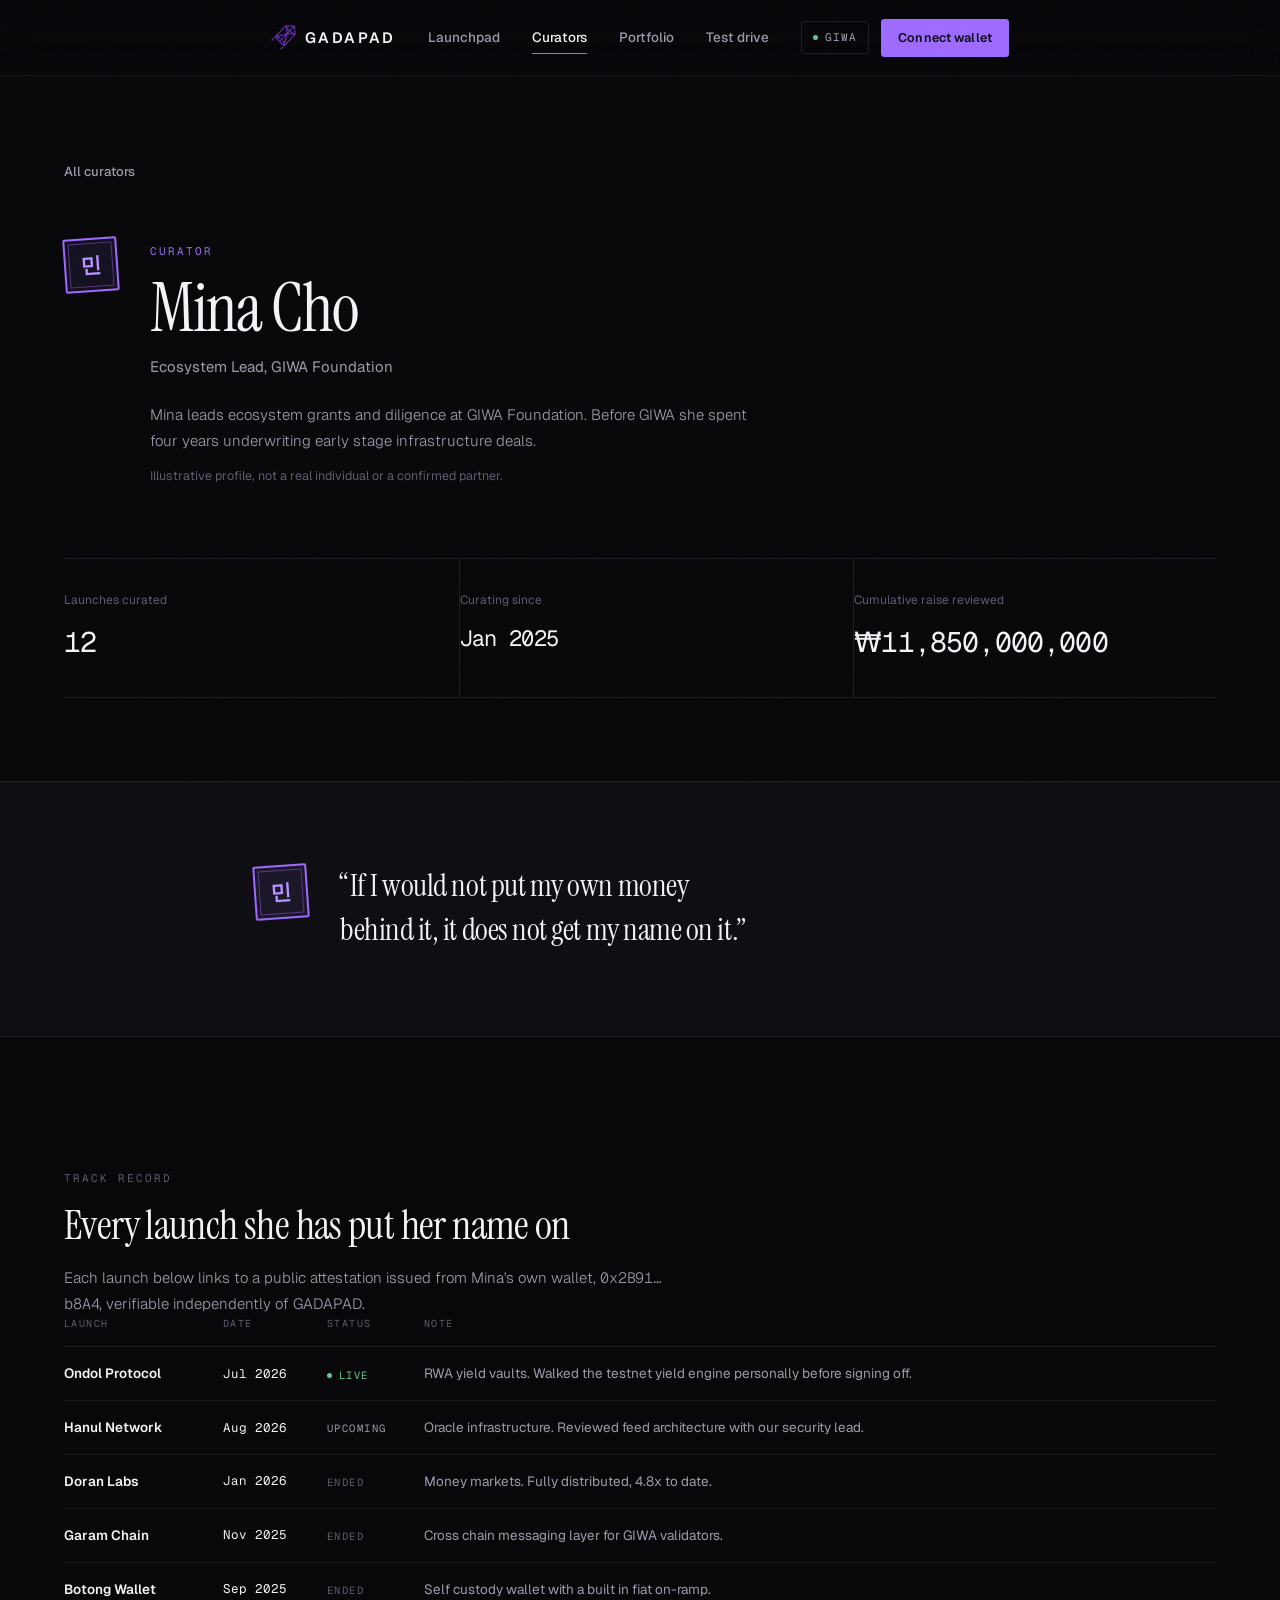
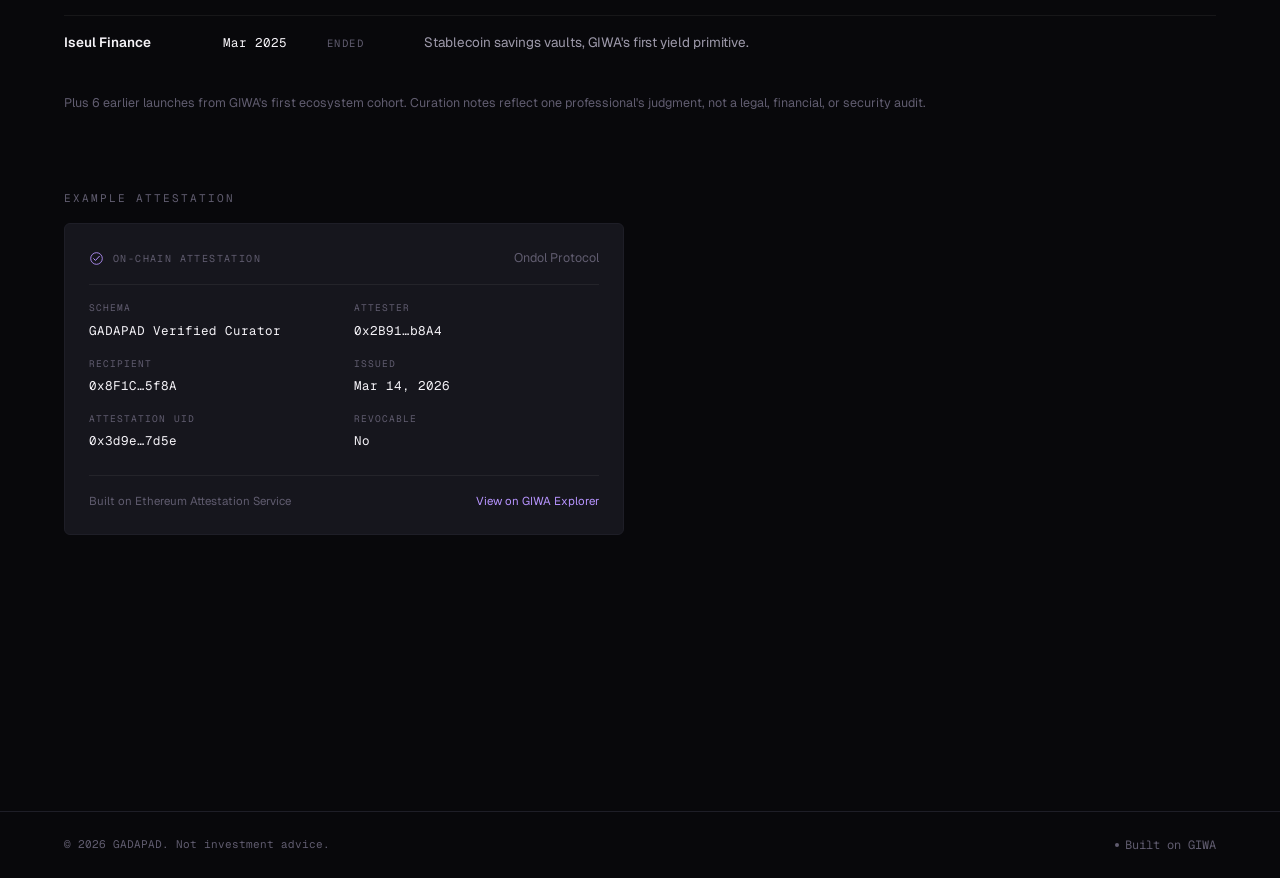
<file: curator.html>
<!DOCTYPE html>
<html lang="en">
<head>
<meta charset="UTF-8">
<meta name="viewport" content="width=device-width, initial-scale=1.0">
<title>Mina Cho. GADAPAD curator.</title>
<meta name="description" content="Mina Cho, Ecosystem Lead at GIWA Foundation, has curated 12 launches on GADAPAD.">
<link rel="icon" href="media/logo.png">
<link rel="stylesheet" href="css/styles.css">
</head>
<body>

<header class="hdr">
  <div class="wrap">
    <a href="index.html" class="brand"><img src="media/logo.png" alt=""><span>Gadapad</span></a>
    <nav class="nav">
      <a href="launchpad.html">Launchpad</a>
      <a href="curators.html" class="on">Curators</a>
      <a href="portfolio.html">Portfolio</a>
      <a href="testdrive.html">Test drive</a>
    </nav>
    <div class="hdr-act">
      <span class="net"><i class="dot"></i>GIWA</span>
      <div id="walletSlot"></div>
      <button class="burger" aria-label="Menu" data-burger><svg width="18" height="12" viewBox="0 0 18 12"><path d="M0,1H18M0,6H18M0,11H18" stroke="currentColor" stroke-width="1.3"/></svg></button>
    </div>
  </div>
</header>

<main>
  <section class="sect-sm" data-rev>
    <div class="wrap">
      <a href="curators.html" class="lnk mb6">All curators</a>
      <div style="display:flex; gap:var(--s6); align-items:flex-start; flex-wrap:wrap; margin-top:var(--s5)">
        <span class="seal seal-lg">민</span>
        <div style="flex:1; min-width:260px">
          <div class="eyebrow eyebrow-v">Curator</div>
          <h1 class="d2 mt3">Mina Cho</h1>
          <div class="mt3" style="font-size:15px; color:var(--ink-2)">Ecosystem Lead, GIWA Foundation</div>
          <p class="body mt5">Mina leads ecosystem grants and diligence at GIWA Foundation. Before GIWA she spent four years underwriting early stage infrastructure deals.</p>
          <p class="fine mt3">Illustrative profile, not a real individual or a confirmed partner.</p>
        </div>
      </div>

      <div class="stats mt8">
        <div><div class="k">Launches curated</div><div class="v">12</div></div>
        <div><div class="k">Curating since</div><div class="v" style="font-size:22px">Jan 2025</div></div>
        <div><div class="k">Cumulative raise reviewed</div><div class="v" data-num="11850000000" data-fmt="₩{n}">₩0</div></div>
      </div>
    </div>
  </section>

  <section class="sect-sm tint rule-top" style="border-bottom:1px solid var(--border)" data-rev>
    <div class="wrap" style="display:flex; gap:var(--s6); align-items:flex-start; max-width:900px">
      <span class="seal seal-lg" style="flex-shrink:0">민</span>
      <blockquote class="quote quote-lg">“If I would not put my own money behind it, it does not get my name on it.”</blockquote>
    </div>
  </section>

  <section class="sect" data-rev>
    <div class="wrap">
      <div class="eyebrow mb4">Track record</div>
      <h2 class="d3 mb4">Every launch she has put her name on</h2>
      <p class="body mb7">Each launch below links to a public attestation issued from Mina's own wallet, <span class="mono">0x2B91…b8A4</span>, verifiable independently of GADAPAD.</p>

      <div style="overflow-x:auto">
        <table class="tbl" style="min-width:640px">
          <thead><tr><th>Launch</th><th>Date</th><th>Status</th><th>Note</th></tr></thead>
          <tbody>
            <tr><td><a href="project.html" style="font-weight:600">Ondol Protocol</a></td><td class="n">Jul 2026</td><td><span class="mk mk-live"><i></i>Live</span></td><td class="ink2">RWA yield vaults. Walked the testnet yield engine personally before signing off.</td></tr>
            <tr><td style="font-weight:600">Hanul Network</td><td class="n">Aug 2026</td><td><span class="mk">Upcoming</span></td><td class="ink2">Oracle infrastructure. Reviewed feed architecture with our security lead.</td></tr>
            <tr><td style="font-weight:600">Doran Labs</td><td class="n">Jan 2026</td><td><span class="mk mk-end">Ended</span></td><td class="ink2">Money markets. Fully distributed, 4.8x to date.</td></tr>
            <tr><td style="font-weight:600">Garam Chain</td><td class="n">Nov 2025</td><td><span class="mk mk-end">Ended</span></td><td class="ink2">Cross chain messaging layer for GIWA validators.</td></tr>
            <tr><td style="font-weight:600">Botong Wallet</td><td class="n">Sep 2025</td><td><span class="mk mk-end">Ended</span></td><td class="ink2">Self custody wallet with a built in fiat on-ramp.</td></tr>
            <tr><td style="font-weight:600">Iseul Finance</td><td class="n">Mar 2025</td><td><span class="mk mk-end">Ended</span></td><td class="ink2">Stablecoin savings vaults, GIWA's first yield primitive.</td></tr>
          </tbody>
        </table>
      </div>
      <p class="fine mt5">Plus 6 earlier launches from GIWA's first ecosystem cohort. Curation notes reflect one professional's judgment, not a legal, financial, or security audit.</p>

      <div class="mt8">
        <div class="eyebrow mb4">Example attestation</div>
        <div class="att" style="max-width:560px">
          <div class="att-hd">
            <div class="l"><svg viewBox="0 0 24 24" fill="none"><circle cx="12" cy="12" r="9.3" stroke="currentColor" stroke-width="1.4"/><path d="M7.5 12.3 10.3 15.1 16.5 8.5" stroke="currentColor" stroke-width="1.6" stroke-linecap="round" stroke-linejoin="round"/></svg><span class="lb">On-chain attestation</span></div>
            <span class="fine">Ondol Protocol</span>
          </div>
          <div class="att-f">
            <div><div class="k">Schema</div><div class="v">GADAPAD Verified Curator</div></div>
            <div><div class="k">Attester</div><div class="v">0x2B91…b8A4</div></div>
            <div><div class="k">Recipient</div><div class="v">0x8F1C…5f8A</div></div>
            <div><div class="k">Issued</div><div class="v">Mar 14, 2026</div></div>
            <div><div class="k">Attestation UID</div><div class="v">0x3d9e…7d5e</div></div>
            <div><div class="k">Revocable</div><div class="v">No</div></div>
          </div>
          <div class="att-ft"><span>Built on Ethereum Attestation Service</span><a href="#">View on GIWA Explorer</a></div>
        </div>
      </div>
    </div>
  </section>
</main>

<footer class="ftr">
  <div class="wrap">
    <div class="ftr-btm" style="border-top:none">
      <span>© 2026 GADAPAD. Not investment advice.</span>
      <span class="chain"><i></i>Built on GIWA</span>
    </div>
  </div>
</footer>

<script src="js/web3-provider.js"></script>
<script src="js/app.js"></script>
</body>
</html>
</file>
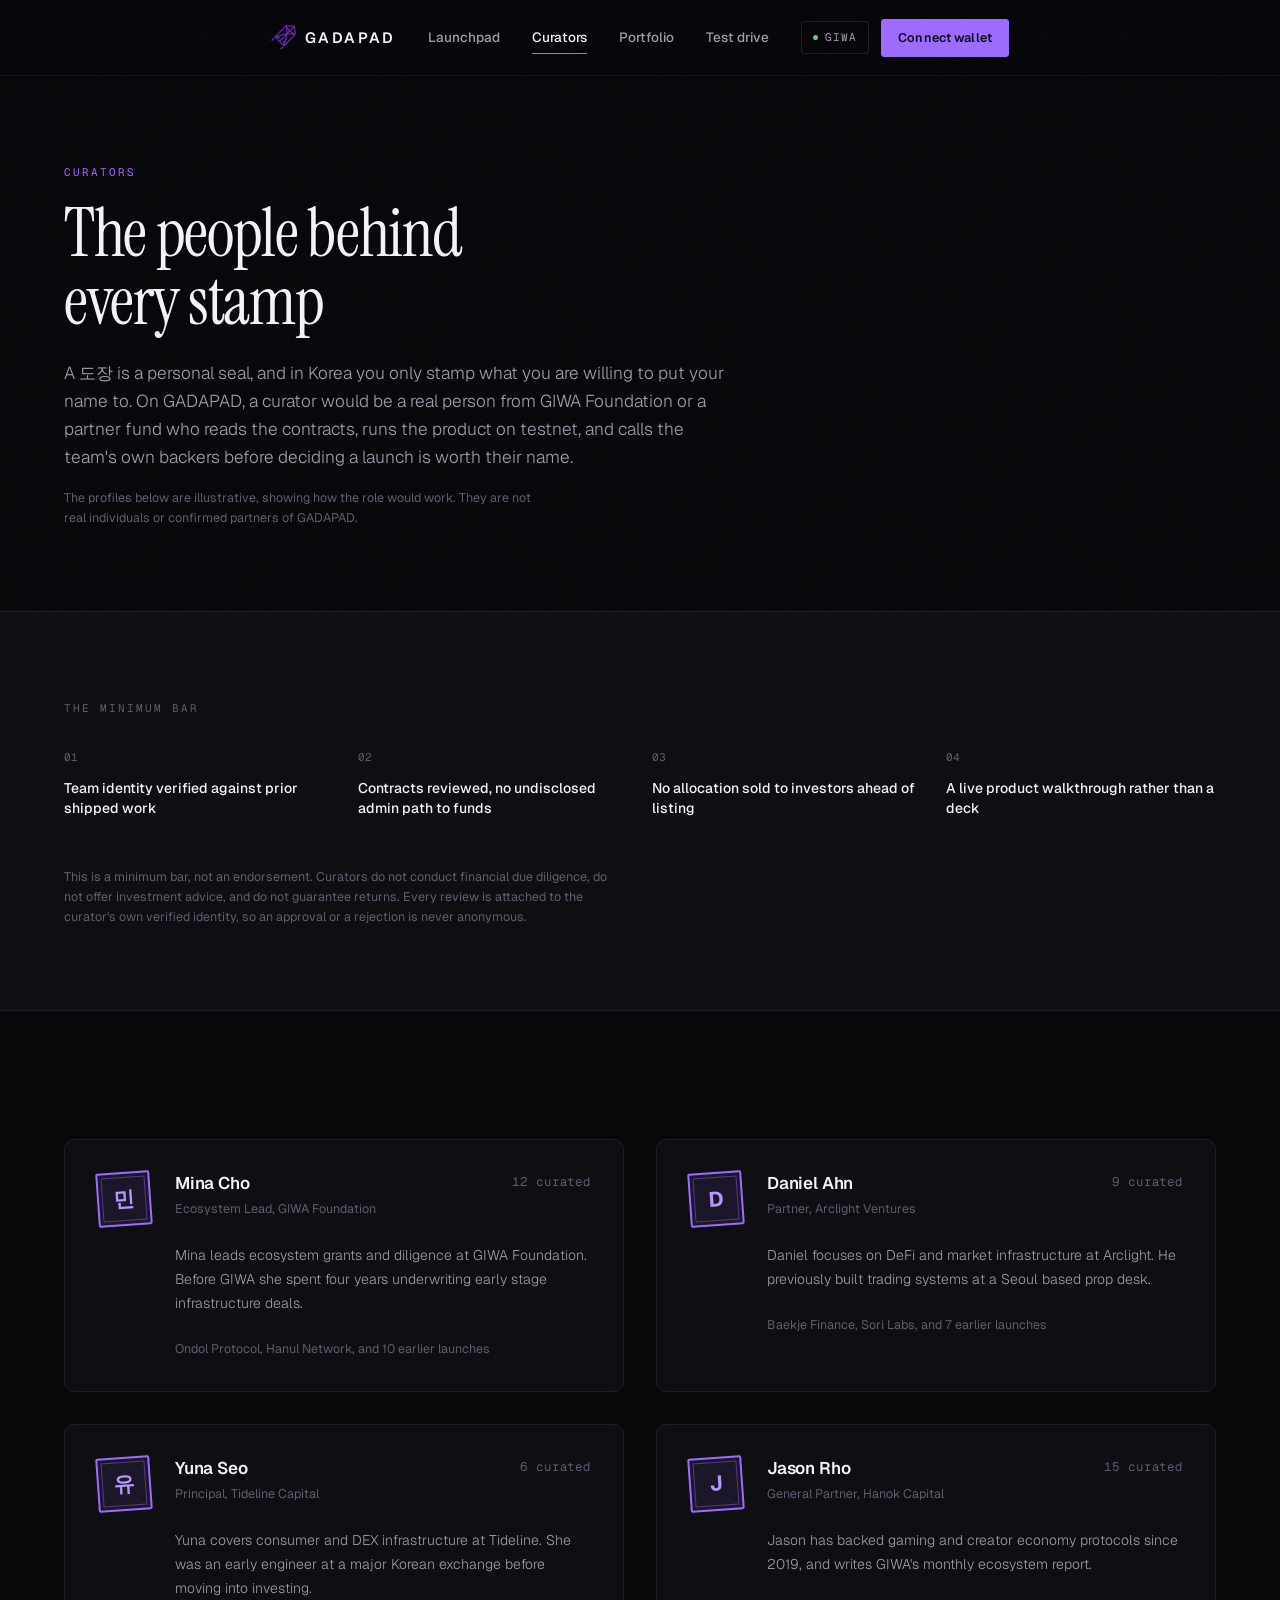
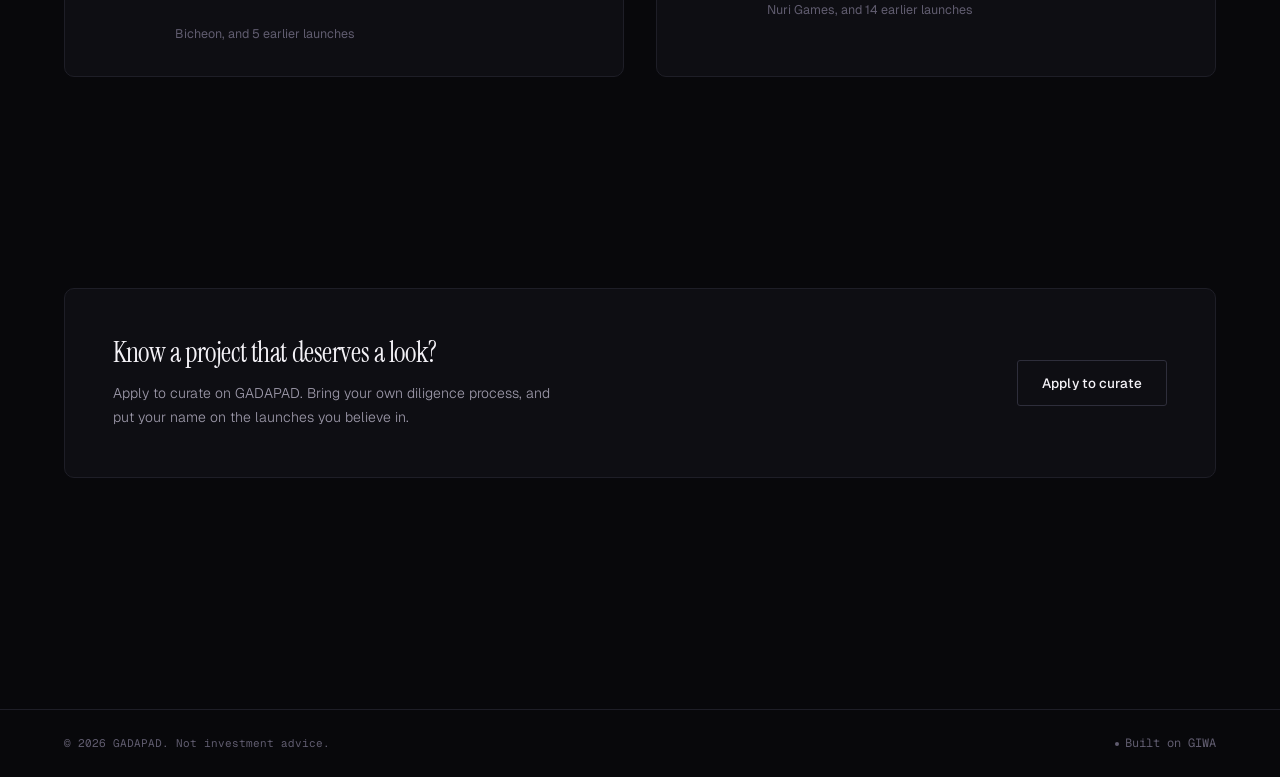
<file: curators.html>
<!DOCTYPE html>
<html lang="en">
<head>
<meta charset="UTF-8">
<meta name="viewport" content="width=device-width, initial-scale=1.0">
<title>Curators. GADAPAD.</title>
<meta name="description" content="The people behind every stamp. Curators from GIWA Foundation and partner funds who put their own name behind a launch, against a published bar.">
<link rel="icon" href="media/logo.png">
<link rel="stylesheet" href="css/styles.css">
</head>
<body>

<header class="hdr">
  <div class="wrap">
    <a href="index.html" class="brand"><img src="media/logo.png" alt=""><span>Gadapad</span></a>
    <nav class="nav">
      <a href="launchpad.html">Launchpad</a>
      <a href="curators.html" class="on">Curators</a>
      <a href="portfolio.html">Portfolio</a>
      <a href="testdrive.html">Test drive</a>
    </nav>
    <div class="hdr-act">
      <span class="net"><i class="dot"></i>GIWA</span>
      <div id="walletSlot"></div>
      <button class="burger" aria-label="Menu" data-burger><svg width="18" height="12" viewBox="0 0 18 12"><path d="M0,1H18M0,6H18M0,11H18" stroke="currentColor" stroke-width="1.3"/></svg></button>
    </div>
  </div>
</header>

<main>
  <section class="sect-sm" data-rev>
    <div class="wrap">
      <div class="eyebrow eyebrow-v">Curators</div>
      <h1 class="d2 mt4" style="max-width:14ch">The people behind every stamp</h1>
      <p class="lede mt5" style="max-width:60ch">
        A <span class="kr">도장</span> is a personal seal, and in Korea you only stamp what you are willing to put your name to. On GADAPAD, a curator would be a real person from GIWA Foundation or a partner fund who reads the contracts, runs the product on testnet, and calls the team's own backers before deciding a launch is worth their name.
      </p>
      <p class="fine mt4" style="max-width:60ch">The profiles below are illustrative, showing how the role would work. They are not real individuals or confirmed partners of GADAPAD.</p>
    </div>
  </section>

  <section class="sect-sm tint rule-top" style="border-bottom:1px solid var(--border)" data-rev>
    <div class="wrap">
      <div class="eyebrow mb6">The minimum bar</div>
      <div class="g4" data-rev-g>
        <div><div class="mono ink3 mb3" style="font-size:11px">01</div><div style="font-size:14px; font-weight:500; line-height:1.45">Team identity verified against prior shipped work</div></div>
        <div><div class="mono ink3 mb3" style="font-size:11px">02</div><div style="font-size:14px; font-weight:500; line-height:1.45">Contracts reviewed, no undisclosed admin path to funds</div></div>
        <div><div class="mono ink3 mb3" style="font-size:11px">03</div><div style="font-size:14px; font-weight:500; line-height:1.45">No allocation sold to investors ahead of listing</div></div>
        <div><div class="mono ink3 mb3" style="font-size:11px">04</div><div style="font-size:14px; font-weight:500; line-height:1.45">A live product walkthrough rather than a deck</div></div>
      </div>
      <p class="fine mt7" style="max-width:70ch">This is a minimum bar, not an endorsement. Curators do not conduct financial due diligence, do not offer investment advice, and do not guarantee returns. Every review is attached to the curator's own verified identity, so an approval or a rejection is never anonymous.</p>
    </div>
  </section>

  <section class="sect" data-rev>
    <div class="wrap">
      <div class="g2" data-rev-g>

        <a href="curator.html" class="card card-i" style="padding:var(--s6); display:flex; gap:var(--s5)">
          <span class="seal seal-lg">민</span>
          <div style="flex:1; min-width:0">
            <div class="between" style="align-items:flex-start">
              <div><h3>Mina Cho</h3><div class="fine mt1">Ecosystem Lead, GIWA Foundation</div></div>
              <span class="mono fine">12 curated</span>
            </div>
            <p class="body mt5" style="font-size:14px">Mina leads ecosystem grants and diligence at GIWA Foundation. Before GIWA she spent four years underwriting early stage infrastructure deals.</p>
            <div class="fine mt5">Ondol Protocol, Hanul Network, and 10 earlier launches</div>
          </div>
        </a>

        <a href="curator.html" class="card card-i" style="padding:var(--s6); display:flex; gap:var(--s5)">
          <span class="seal seal-lg">D</span>
          <div style="flex:1; min-width:0">
            <div class="between" style="align-items:flex-start">
              <div><h3>Daniel Ahn</h3><div class="fine mt1">Partner, Arclight Ventures</div></div>
              <span class="mono fine">9 curated</span>
            </div>
            <p class="body mt5" style="font-size:14px">Daniel focuses on DeFi and market infrastructure at Arclight. He previously built trading systems at a Seoul based prop desk.</p>
            <div class="fine mt5">Baekje Finance, Sori Labs, and 7 earlier launches</div>
          </div>
        </a>

        <a href="curator.html" class="card card-i" style="padding:var(--s6); display:flex; gap:var(--s5)">
          <span class="seal seal-lg">유</span>
          <div style="flex:1; min-width:0">
            <div class="between" style="align-items:flex-start">
              <div><h3>Yuna Seo</h3><div class="fine mt1">Principal, Tideline Capital</div></div>
              <span class="mono fine">6 curated</span>
            </div>
            <p class="body mt5" style="font-size:14px">Yuna covers consumer and DEX infrastructure at Tideline. She was an early engineer at a major Korean exchange before moving into investing.</p>
            <div class="fine mt5">Bicheon, and 5 earlier launches</div>
          </div>
        </a>

        <a href="curator.html" class="card card-i" style="padding:var(--s6); display:flex; gap:var(--s5)">
          <span class="seal seal-lg">J</span>
          <div style="flex:1; min-width:0">
            <div class="between" style="align-items:flex-start">
              <div><h3>Jason Rho</h3><div class="fine mt1">General Partner, Hanok Capital</div></div>
              <span class="mono fine">15 curated</span>
            </div>
            <p class="body mt5" style="font-size:14px">Jason has backed gaming and creator economy protocols since 2019, and writes GIWA's monthly ecosystem report.</p>
            <div class="fine mt5">Nuri Games, and 14 earlier launches</div>
          </div>
        </a>

      </div>
    </div>
  </section>

  <section class="sect-sm" data-rev>
    <div class="wrap">
      <div class="card between" style="padding:var(--s7)">
        <div>
          <h2 class="d3" style="font-size:clamp(22px,2.2vw,30px)">Know a project that deserves a look?</h2>
          <p class="body mt3" style="font-size:14px; max-width:50ch">Apply to curate on GADAPAD. Bring your own diligence process, and put your name on the launches you believe in.</p>
        </div>
        <a href="#" class="btn btn-o" style="flex-shrink:0">Apply to curate</a>
      </div>
    </div>
  </section>
</main>

<footer class="ftr">
  <div class="wrap">
    <div class="ftr-btm" style="border-top:none">
      <span>© 2026 GADAPAD. Not investment advice.</span>
      <span class="chain"><i></i>Built on GIWA</span>
    </div>
  </div>
</footer>

<script src="js/web3-provider.js"></script>
<script src="js/app.js"></script>
</body>
</html>
</file>
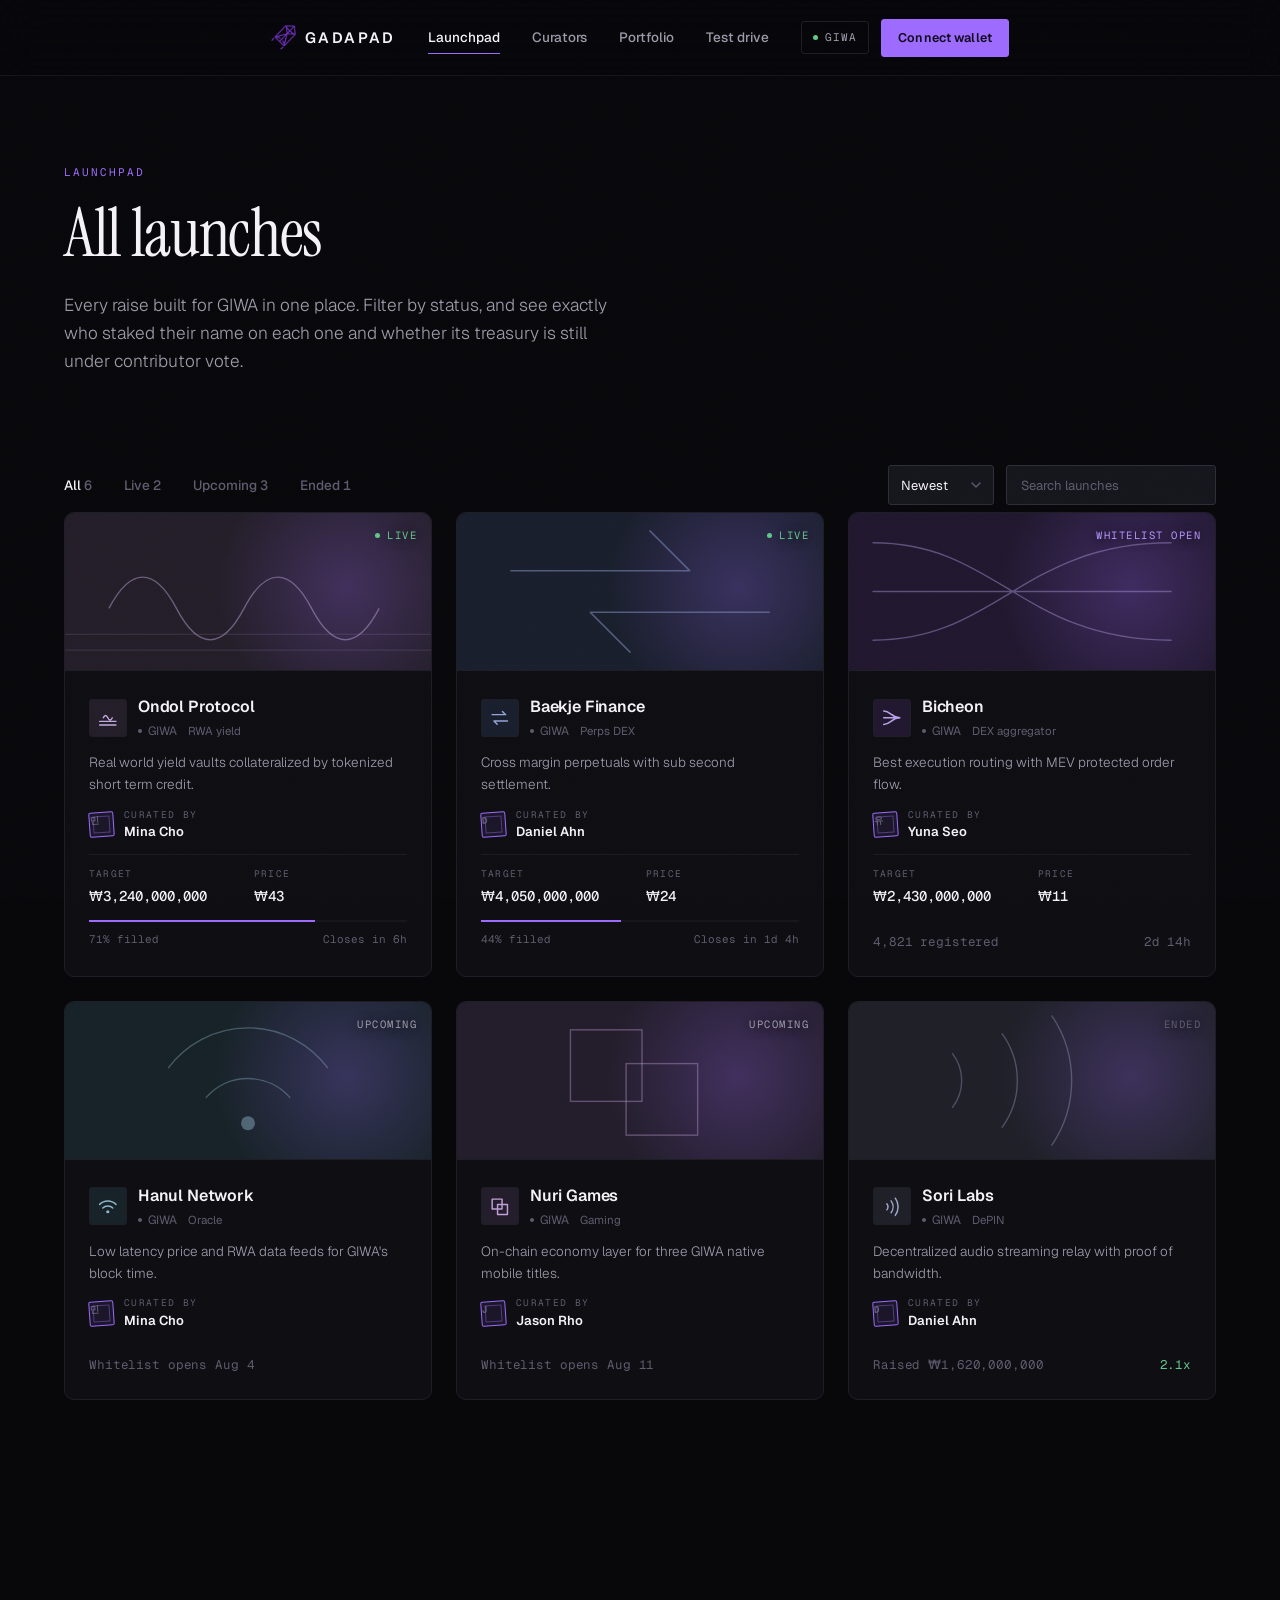
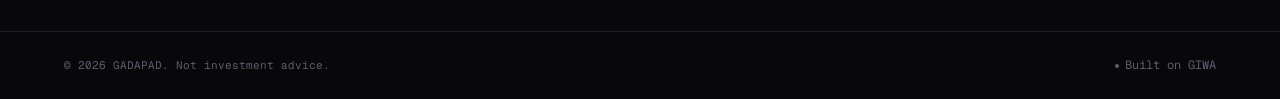
<file: launchpad.html>
<!DOCTYPE html>
<html lang="en">
<head>
<meta charset="UTF-8">
<meta name="viewport" content="width=device-width, initial-scale=1.0">
<title>Launchpad. GADAPAD.</title>
<meta name="description" content="Every raise built for GIWA in one place. Each one verified through Dojang, reviewed by a named curator, and governed by its contributors.">
<link rel="icon" href="media/logo.png">
<link rel="stylesheet" href="css/styles.css">
<style>
  .ctl { height:40px; border:1px solid var(--border-strong); border-radius:var(--r-sm); background:var(--bg-elevated); color:var(--ink); font-size:13px; font-family:inherit; transition:border-color 200ms var(--ease), box-shadow 200ms var(--ease); }
  select.ctl { padding:0 32px 0 12px; appearance:none; -webkit-appearance:none;
    background-image:url("data:image/svg+xml,%3Csvg xmlns='http://www.w3.org/2000/svg' width='10' height='6'%3E%3Cpath d='M1 1L5 5L9 1' stroke='%23605C6F' stroke-width='1.3' fill='none' stroke-linecap='round' stroke-linejoin='round'/%3E%3C/svg%3E");
    background-repeat:no-repeat; background-position:right 12px center; }
  input.ctl { padding:0 14px; width:210px; }
  .ctl:focus { outline:none; border-color:var(--violet); box-shadow:0 0 0 3px var(--violet-wash); }
  input.ctl::placeholder { color:var(--ink-3); }
  @media (max-width:860px){ input.ctl{width:100%} .ctls{width:100%} select.ctl{flex:1} }
</style>
</head>
<body>

<header class="hdr">
  <div class="wrap">
    <a href="index.html" class="brand"><img src="media/logo.png" alt=""><span>Gadapad</span></a>
    <nav class="nav">
      <a href="launchpad.html" class="on">Launchpad</a>
      <a href="curators.html">Curators</a>
      <a href="portfolio.html">Portfolio</a>
      <a href="testdrive.html">Test drive</a>
    </nav>
    <div class="hdr-act">
      <span class="net"><i class="dot"></i>GIWA</span>
      <div id="walletSlot"></div>
      <button class="burger" aria-label="Menu" data-burger><svg width="18" height="12" viewBox="0 0 18 12"><path d="M0,1H18M0,6H18M0,11H18" stroke="currentColor" stroke-width="1.3"/></svg></button>
    </div>
  </div>
</header>

<main>
  <section class="sect-sm" data-rev>
    <div class="wrap">
      <div class="eyebrow eyebrow-v">Launchpad</div>
      <h1 class="d2 mt4">All launches</h1>
      <p class="lede mt5">Every raise built for GIWA in one place. Filter by status, and see exactly who staked their name on each one and whether its treasury is still under contributor vote.</p>
    </div>
  </section>

  <section class="sect-sm" style="padding-top:0" data-rev>
    <div class="wrap">
      <div class="between mb7">
        <div class="tabs" id="filters" style="border:none">
          <button class="tab on" data-f="all">All <span class="mono ink3">6</span></button>
          <button class="tab" data-f="live">Live <span class="mono ink3">2</span></button>
          <button class="tab" data-f="upcoming">Upcoming <span class="mono ink3">3</span></button>
          <button class="tab" data-f="ended">Ended <span class="mono ink3">1</span></button>
        </div>
        <div class="ctls" style="display:flex; gap:var(--s3); flex-wrap:wrap">
          <select id="sort" class="ctl" aria-label="Sort launches">
            <option value="new">Newest</option>
            <option value="size">Raise size</option>
          </select>
          <input type="text" id="q" class="ctl" placeholder="Search launches" aria-label="Search launches">
        </div>
      </div>

      <div class="g3" id="grid" data-rev-g>

        <a href="project.html" class="card card-i pcard" data-s="live" data-size="3240000000" data-i="1" style="--art:#241E29">
          <div class="pc-art"><svg viewBox="0 0 400 158" fill="none" preserveAspectRatio="xMidYMid slice"><path d="M0 122h400M0 138h400" stroke="#C2A9DF" stroke-opacity=".2"/><path d="M60 96c22-42 46-42 68 0s46 42 68 0 46-42 68 0 46 42 68 0" stroke="#C2A9DF" stroke-opacity=".5" stroke-width="1.4"/></svg><span class="mk mk-live on-art"><i></i>Live</span></div>
          <div class="pc-body">
            <div class="pc-top"><div class="pc-ico" style="--art:#241E29"><svg viewBox="0 0 24 24" fill="none" stroke="#C2A9DF" stroke-width="1.6" stroke-linecap="round"><path d="M3 16h18M3 20h18M7 12c1.6-3.4 3.4-3.4 5 0s3.4 3.4 5 0"/></svg></div><div><div class="pc-name">Ondol Protocol</div><div class="pc-meta"><span class="chain"><i></i>GIWA</span><span>RWA yield</span></div></div></div>
            <p class="pc-desc">Real world yield vaults collateralized by tokenized short term credit.</p>
            <div class="curated"><span class="seal seal-sm">민</span><div><span>Curated by</span><b>Mina Cho</b></div></div>
            <div class="pc-nums"><div><div class="pc-k">Target</div><div class="pc-v">₩3,240,000,000</div></div><div><div class="pc-k">Price</div><div class="pc-v">₩43</div></div></div>
            <div><div class="bar"><i data-fill="71"></i></div><div class="bar-row"><span>71% filled</span><span>Closes in 6h</span></div></div>
          </div>
        </a>

        <a href="#" data-example="Baekje Finance" class="card card-i pcard" data-s="live" data-size="4050000000" data-i="2" style="--art:#1A1F2D">
          <div class="pc-art"><svg viewBox="0 0 400 158" fill="none" preserveAspectRatio="xMidYMid slice"><path d="M70 58h180l-40-40M330 100H150l40 40" stroke="#93A4D8" stroke-opacity=".5" stroke-width="1.5" stroke-linecap="round" stroke-linejoin="round"/></svg><span class="mk mk-live on-art"><i></i>Live</span></div>
          <div class="pc-body">
            <div class="pc-top"><div class="pc-ico" style="--art:#1A1F2D"><svg viewBox="0 0 24 24" fill="none" stroke="#93A4D8" stroke-width="1.6" stroke-linecap="round" stroke-linejoin="round"><path d="M3.5 8.5h15l-3.6-3.6M20.5 15.5h-15l3.6 3.6"/></svg></div><div><div class="pc-name">Baekje Finance</div><div class="pc-meta"><span class="chain"><i></i>GIWA</span><span>Perps DEX</span></div></div></div>
            <p class="pc-desc">Cross margin perpetuals with sub second settlement.</p>
            <div class="curated"><span class="seal seal-sm">D</span><div><span>Curated by</span><b>Daniel Ahn</b></div></div>
            <div class="pc-nums"><div><div class="pc-k">Target</div><div class="pc-v">₩4,050,000,000</div></div><div><div class="pc-k">Price</div><div class="pc-v">₩24</div></div></div>
            <div><div class="bar"><i data-fill="44"></i></div><div class="bar-row"><span>44% filled</span><span>Closes in 1d 4h</span></div></div>
          </div>
        </a>

        <a href="#" data-example="Bicheon" class="card card-i pcard" data-s="upcoming" data-size="2430000000" data-i="3" style="--art:#21182F">
          <div class="pc-art"><svg viewBox="0 0 400 158" fill="none" preserveAspectRatio="xMidYMid slice"><path d="M40 30c125 0 150 98 300 98M40 79h300M40 128c125 0 150-98 300-98" stroke="#B8A2E8" stroke-opacity=".45" stroke-width="1.4" stroke-linecap="round"/></svg><span class="mk mk-wl on-art">Whitelist open</span></div>
          <div class="pc-body">
            <div class="pc-top"><div class="pc-ico" style="--art:#21182F"><svg viewBox="0 0 24 24" fill="none" stroke="#B8A2E8" stroke-width="1.6" stroke-linecap="round"><path d="M3 4.5c7.5 0 9 7.5 18 7.5M3 12h18M3 19.5c7.5 0 9-7.5 18-7.5"/></svg></div><div><div class="pc-name">Bicheon</div><div class="pc-meta"><span class="chain"><i></i>GIWA</span><span>DEX aggregator</span></div></div></div>
            <p class="pc-desc">Best execution routing with MEV protected order flow.</p>
            <div class="curated"><span class="seal seal-sm">유</span><div><span>Curated by</span><b>Yuna Seo</b></div></div>
            <div class="pc-nums"><div><div class="pc-k">Target</div><div class="pc-v">₩2,430,000,000</div></div><div><div class="pc-k">Price</div><div class="pc-v">₩11</div></div></div>
            <div class="pc-foot"><span class="fine mono">4,821 registered</span><span class="fine mono">2d 14h</span></div>
          </div>
        </a>

        <a href="#" data-example="Hanul Network" class="card card-i pcard" data-s="upcoming" data-size="2835000000" data-i="4" style="--art:#182329">
          <div class="pc-art"><svg viewBox="0 0 400 158" fill="none" preserveAspectRatio="xMidYMid slice"><circle cx="200" cy="122" r="7" fill="#8FB5C9" fill-opacity=".5"/><path d="M158 96a56 56 0 0184 0M120 66a100 100 0 01160 0" stroke="#8FB5C9" stroke-opacity=".42" stroke-width="1.4" stroke-linecap="round"/></svg><span class="mk on-art">Upcoming</span></div>
          <div class="pc-body">
            <div class="pc-top"><div class="pc-ico" style="--art:#182329"><svg viewBox="0 0 24 24" fill="none" stroke="#8FB5C9" stroke-width="1.6" stroke-linecap="round"><circle cx="12" cy="17.5" r="1.8" fill="#8FB5C9" stroke="none"/><path d="M6.4 13.4a7.9 7.9 0 0111.2 0M2.9 9.3a12.9 12.9 0 0118.2 0"/></svg></div><div><div class="pc-name">Hanul Network</div><div class="pc-meta"><span class="chain"><i></i>GIWA</span><span>Oracle</span></div></div></div>
            <p class="pc-desc">Low latency price and RWA data feeds for GIWA's block time.</p>
            <div class="curated"><span class="seal seal-sm">민</span><div><span>Curated by</span><b>Mina Cho</b></div></div>
            <div class="pc-foot"><span class="fine mono">Whitelist opens Aug 4</span></div>
          </div>
        </a>

        <a href="#" data-example="Nuri Games" class="card card-i pcard" data-s="upcoming" data-size="2700000000" data-i="5" style="--art:#241E2C">
          <div class="pc-art"><svg viewBox="0 0 400 158" fill="none" preserveAspectRatio="xMidYMid slice"><rect x="130" y="28" width="72" height="72" stroke="#BFA0D6" stroke-opacity=".45" stroke-width="1.4"/><rect x="186" y="62" width="72" height="72" stroke="#BFA0D6" stroke-opacity=".45" stroke-width="1.4"/></svg><span class="mk on-art">Upcoming</span></div>
          <div class="pc-body">
            <div class="pc-top"><div class="pc-ico" style="--art:#241E2C"><svg viewBox="0 0 24 24" fill="none" stroke="#BFA0D6" stroke-width="1.6" stroke-linejoin="round"><rect x="3.5" y="3.5" width="11" height="11"/><rect x="9.5" y="9.5" width="11" height="11"/></svg></div><div><div class="pc-name">Nuri Games</div><div class="pc-meta"><span class="chain"><i></i>GIWA</span><span>Gaming</span></div></div></div>
            <p class="pc-desc">On-chain economy layer for three GIWA native mobile titles.</p>
            <div class="curated"><span class="seal seal-sm">J</span><div><span>Curated by</span><b>Jason Rho</b></div></div>
            <div class="pc-foot"><span class="fine mono">Whitelist opens Aug 11</span></div>
          </div>
        </a>

        <a href="#" data-example="Sori Labs" class="card card-i pcard" data-s="ended" data-size="1620000000" data-i="6" style="--art:#1F2028">
          <div class="pc-art"><svg viewBox="0 0 400 158" fill="none" preserveAspectRatio="xMidYMid slice"><path d="M120 52a44 44 0 010 54M170 32a80 80 0 010 94M220 14a116 116 0 010 130" stroke="#A3A8CB" stroke-opacity=".4" stroke-width="1.4" stroke-linecap="round"/></svg><span class="mk mk-end on-art">Ended</span></div>
          <div class="pc-body">
            <div class="pc-top"><div class="pc-ico" style="--art:#1F2028"><svg viewBox="0 0 24 24" fill="none" stroke="#A3A8CB" stroke-width="1.6" stroke-linecap="round"><path d="M6.5 8.6a5.6 5.6 0 010 6.8M11.2 5.4a11 11 0 010 13.2M15.9 2.4a16.4 16.4 0 010 19.2"/></svg></div><div><div class="pc-name">Sori Labs</div><div class="pc-meta"><span class="chain"><i></i>GIWA</span><span>DePIN</span></div></div></div>
            <p class="pc-desc">Decentralized audio streaming relay with proof of bandwidth.</p>
            <div class="curated"><span class="seal seal-sm">D</span><div><span>Curated by</span><b>Daniel Ahn</b></div></div>
            <div class="pc-foot"><span class="fine mono">Raised ₩1,620,000,000</span><span class="fine mono" style="color:var(--yes)">2.1x</span></div>
          </div>
        </a>

      </div>

      <div class="empty" id="none" style="display:none">
        <div class="eyebrow">No results</div>
        <p class="lede" style="font-size:16px">Nothing matches those filters.</p>
        <button class="btn btn-o btn-sm mt3" id="reset">Reset filters</button>
      </div>
    </div>
  </section>
</main>

<footer class="ftr">
  <div class="wrap">
    <div class="ftr-btm" style="border-top:none">
      <span>© 2026 GADAPAD. Not investment advice.</span>
      <span class="chain"><i></i>Built on GIWA</span>
    </div>
  </div>
</footer>

<script src="js/web3-provider.js"></script>
<script src="js/app.js"></script>
<script>
(function () {
  var grid = document.getElementById('grid');
  var cards = [].slice.call(grid.querySelectorAll('.pcard'));
  var none = document.getElementById('none');
  var btns = [].slice.call(document.querySelectorAll('#filters .tab'));
  var q = document.getElementById('q');
  var sort = document.getElementById('sort');
  var active = 'all';

  function apply() {
    var term = q.value.trim().toLowerCase();
    var shown = 0;
    cards.forEach(function (c) {
      var name = c.querySelector('.pc-name').textContent.toLowerCase();
      var ok = (active === 'all' || c.getAttribute('data-s') === active) && (!term || name.indexOf(term) !== -1);
      c.style.display = ok ? '' : 'none';
      if (ok) shown++;
    });
    none.style.display = shown ? 'none' : 'flex';
    grid.style.display = shown ? 'grid' : 'none';
  }

  function order() {
    var mode = sort.value;
    cards.slice().sort(function (a, b) {
      return mode === 'size'
        ? b.getAttribute('data-size') - a.getAttribute('data-size')
        : a.getAttribute('data-i') - b.getAttribute('data-i');
    }).forEach(function (c) { grid.appendChild(c); });
  }

  btns.forEach(function (b) {
    b.addEventListener('click', function () {
      btns.forEach(function (x) { x.classList.remove('on'); });
      b.classList.add('on');
      active = b.getAttribute('data-f');
      apply();
    });
  });
  q.addEventListener('input', apply);
  sort.addEventListener('change', order);
  document.getElementById('reset').addEventListener('click', function () {
    active = 'all';
    btns.forEach(function (x) { x.classList.remove('on'); });
    btns[0].classList.add('on');
    q.value = '';
    sort.value = 'new';
    order();
    apply();
  });

  order();
  apply();
})();
</script>
</body>
</html>
</file>
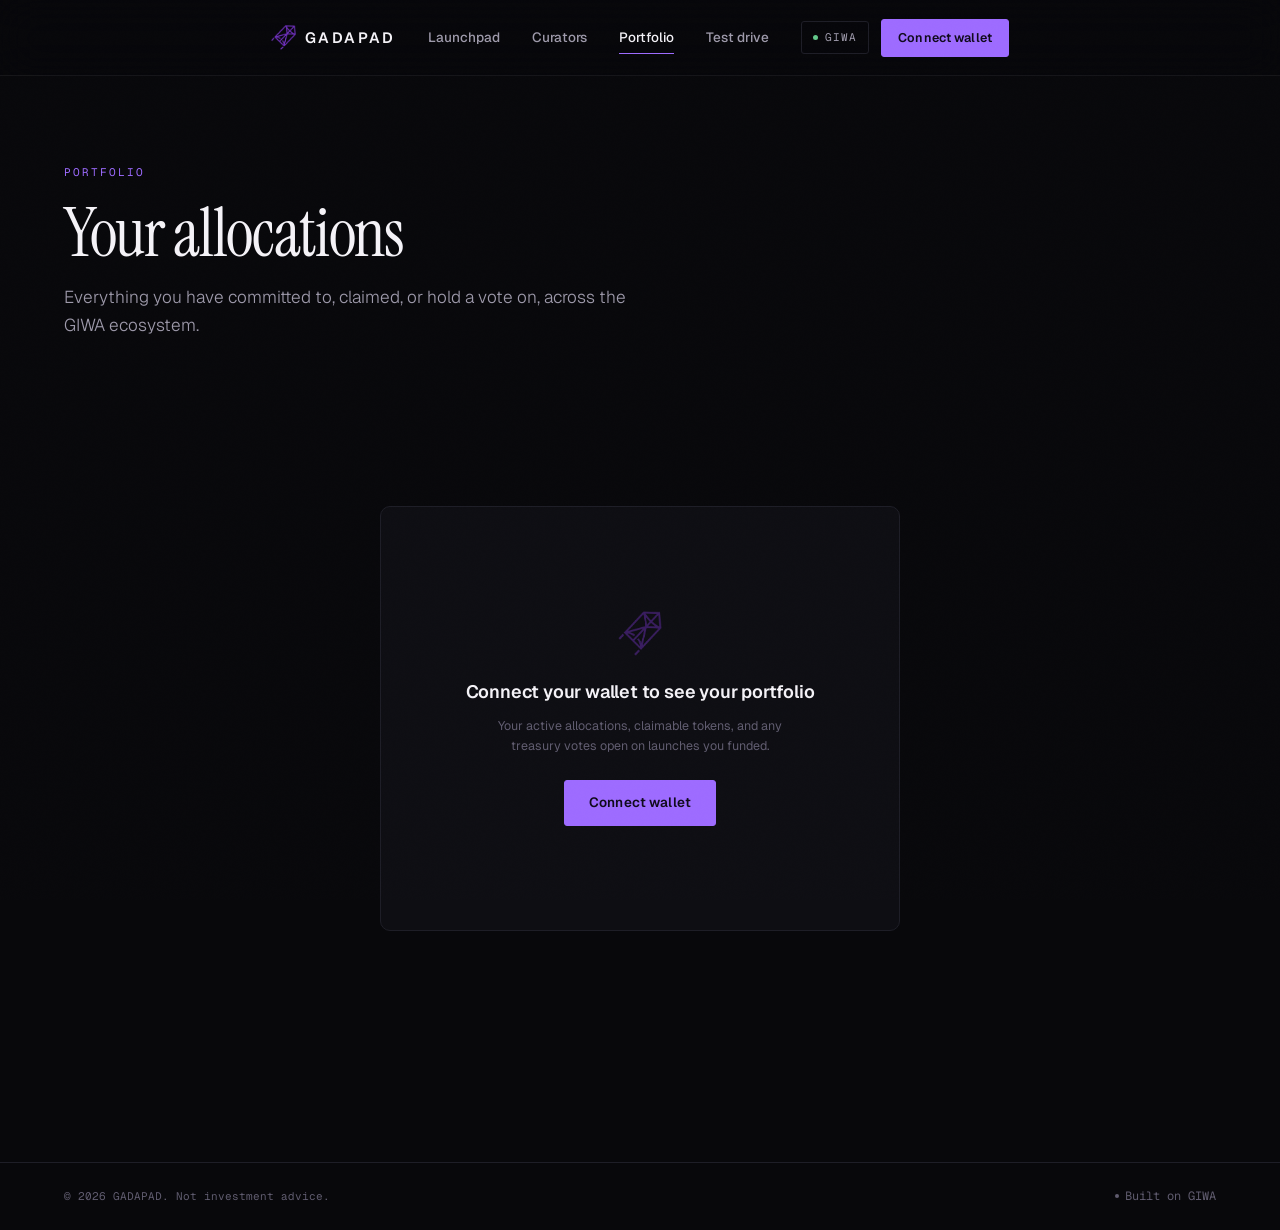
<file: portfolio.html>
<!DOCTYPE html>
<html lang="en">
<head>
<meta charset="UTF-8">
<meta name="viewport" content="width=device-width, initial-scale=1.0">
<title>Portfolio. GADAPAD.</title>
<meta name="description" content="Track your allocations, claims, vesting, and open treasury votes across every GADAPAD launch.">
<link rel="icon" href="media/logo.png">
<link rel="stylesheet" href="css/styles.css">
</head>
<body>

<header class="hdr">
  <div class="wrap">
    <a href="index.html" class="brand"><img src="media/logo.png" alt=""><span>Gadapad</span></a>
    <nav class="nav">
      <a href="launchpad.html">Launchpad</a>
      <a href="curators.html">Curators</a>
      <a href="portfolio.html" class="on">Portfolio</a>
      <a href="testdrive.html">Test drive</a>
    </nav>
    <div class="hdr-act">
      <span class="net"><i class="dot"></i>GIWA</span>
      <div id="walletSlot"></div>
      <button class="burger" aria-label="Menu" data-burger><svg width="18" height="12" viewBox="0 0 18 12"><path d="M0,1H18M0,6H18M0,11H18" stroke="currentColor" stroke-width="1.3"/></svg></button>
    </div>
  </div>
</header>

<main>
  <section class="sect-sm" data-rev>
    <div class="wrap">
      <div class="eyebrow eyebrow-v">Portfolio</div>
      <h1 class="d2 mt4">Your allocations</h1>
      <p class="lede mt4">Everything you have committed to, claimed, or hold a vote on, across the GIWA ecosystem.</p>
    </div>
  </section>

  <div id="gate" class="sect-sm">
    <div class="wrap">
      <div class="card empty" style="max-width:520px; margin:0 auto" data-rev>
        <img src="media/logo.png" alt="" style="width:44px; opacity:.45">
        <h3 class="mt3" style="font-size:18px">Connect your wallet to see your portfolio</h3>
        <p class="fine" style="max-width:38ch">Your active allocations, claimable tokens, and any treasury votes open on launches you funded.</p>
        <button class="btn btn-p mt3" id="gateBtn">Connect wallet</button>
      </div>
    </div>
  </div>

  <div id="content" style="display:none">
    <section class="sect-sm" data-rev>
      <div class="wrap">
        <div class="stats">
          <div><div class="k">Committed to Ondol Protocol</div><div class="v" id="statCommitted">…</div></div>
          <div><div class="k">Tokens owed at claim</div><div class="v" id="statTokens">…</div></div>
          <div><div class="k">Claimable now</div><div class="v" id="statClaimable">…</div></div>
          <div><div class="k">Open treasury votes</div><div class="v" id="statVotes" style="color:var(--violet-lift)">…</div></div>
        </div>
        <p class="fine mt3">Real numbers, read live from Ondol Protocol's sale and treasury contracts on GIWA Sepolia for this wallet.</p>
      </div>
    </section>

    <section class="sect-sm" data-rev>
      <div class="wrap">
        <div class="card" style="padding:var(--s7)">
          <div class="tabs" data-tabs="pf">
            <button class="tab on" data-tab="active">Active</button>
            <button class="tab" data-tab="gov">Governance</button>
            <button class="tab" data-tab="past">Past</button>
          </div>

          <div class="pane on" data-group="pf" data-tab="active">
            <div style="display:flex; flex-direction:column; gap:var(--s3)" id="activeList">

              <div class="card" style="display:flex; align-items:center; gap:var(--s5); padding:var(--s5); flex-wrap:wrap" id="ondolRow">
                <div class="pc-ico" style="--art:#241E29"><svg viewBox="0 0 24 24" fill="none" stroke="#C2A9DF" stroke-width="1.6" stroke-linecap="round"><path d="M3 16h18M3 20h18M7 12c1.6-3.4 3.4-3.4 5 0s3.4 3.4 5 0"/></svg></div>
                <div style="flex:1; min-width:220px">
                  <div class="between"><h3>Ondol Protocol</h3><span class="mk" id="ondolStatus">Loading…</span></div>
                  <div class="fine mt1">Live on GIWA Sepolia</div>
                  <div style="display:flex; gap:var(--s6); margin-top:12px; flex-wrap:wrap">
                    <div><div class="pc-k">Committed</div><div class="pc-v" id="ondolCommitted">…</div></div>
                    <div><div class="pc-k">Tokens</div><div class="pc-v" id="ondolTokens">…</div></div>
                  </div>
                </div>
                <a href="project.html" class="btn btn-o btn-sm">View launch</a>
              </div>

              <div class="card" style="display:flex; align-items:center; gap:var(--s5); padding:var(--s5); flex-wrap:wrap">
                <div class="pc-ico" style="--art:#21182F"><svg viewBox="0 0 24 24" fill="none" stroke="#B8A2E8" stroke-width="1.6" stroke-linecap="round"><path d="M3 4.5c7.5 0 9 7.5 18 7.5M3 12h18M3 19.5c7.5 0 9-7.5 18-7.5"/></svg></div>
                <div style="flex:1; min-width:200px">
                  <div class="between"><h3>Bicheon</h3><span class="mk">Example</span></div>
                  <div class="fine mt1">Format preview, not a real holding or a deployed contract.</div>
                </div>
                <a href="#" data-example="Bicheon" class="btn btn-o btn-sm">View launch</a>
              </div>
            </div>
          </div>

          <div class="pane" data-group="pf" data-tab="gov">
            <p class="body mb6" style="font-size:14px">Every launch you funded gives you a vote on how its treasury is spent, weighted by your contribution. This reads live from Ondol Protocol's treasury governor.</p>
            <div id="govContent">
              <p class="fine">Loading from chain…</p>
            </div>
          </div>

          <div class="pane" data-group="pf" data-tab="past">
            <p class="fine">No closed positions yet. Ondol Protocol's sale is still open, once it and future GADAPAD launches finalize, they will appear here.</p>
          </div>

        </div>
      </div>
    </section>
  </div>
</main>

<footer class="ftr">
  <div class="wrap">
    <div class="ftr-btm" style="border-top:none">
      <span>© 2026 GADAPAD. Not investment advice.</span>
      <span class="chain"><i></i>Built on GIWA</span>
    </div>
  </div>
</footer>

<script src="js/web3-provider.js"></script>
<script src="js/app.js"></script>
<script>
document.addEventListener('DOMContentLoaded', function () {
  var gate = document.getElementById('gate');
  var content = document.getElementById('content');
  var REQUEST_ID = 1;

  function krw(n) { return '₩' + Math.round(n).toLocaleString('en-US'); }

  function showGate() { gate.style.display = ''; content.style.display = 'none'; }
  function showContent() { gate.style.display = 'none'; content.style.display = ''; loadPortfolio(); }

  async function checkWallet() {
    if (window.giwaWeb3 && window.giwaWeb3.account) showContent();
    else showGate();
  }

  async function loadPortfolio() {
    var acc = window.giwaWeb3.account;
    if (!acc) return;
    try {
      var pool = await window.giwaWeb3.getPoolState(acc);
      var committed = pool.userContributedGKRW;
      var tokens = committed / 100; // rate: 100 GKRW = 1 ONDOL

      document.getElementById('statCommitted').textContent = krw(committed * 1000);
      document.getElementById('statTokens').textContent = tokens.toLocaleString('en-US') + ' ONDOL';
      document.getElementById('statClaimable').textContent = pool.userClaimed ? '0, already claimed' : (committed > 0 ? 'Not open yet' : '0');

      document.getElementById('ondolCommitted').textContent = committed > 0 ? krw(committed * 1000) : 'None yet';
      document.getElementById('ondolTokens').textContent = tokens > 0 ? tokens.toLocaleString('en-US') + ' ONDOL' : '…';
      document.getElementById('ondolStatus').textContent = committed > 0 ? 'Committed' : 'Not yet committed';
      var row = document.getElementById('ondolRow');
      if (committed === 0) row.style.opacity = '0.6';

      var hasVoted = false, weight = 0;
      try {
        hasVoted = await window.giwaWeb3.hasVotedOn(REQUEST_ID, acc);
        weight = committed;
      } catch (e) {}
      document.getElementById('statVotes').textContent = (!hasVoted && weight > 0) ? '1' : '0';

      var govEl = document.getElementById('govContent');
      if (weight === 0) {
        govEl.innerHTML = '<p class="fine">This wallet has not contributed to any GADAPAD sale yet, so it has no vote weight anywhere. <a href="project.html" style="color:var(--violet-lift)">Participate in Ondol Protocol</a> to get one.</p>';
      } else {
        try {
          var r = await window.giwaWeb3.getRequest(REQUEST_ID);
          var totalVoted = r.yesGKRW + r.noGKRW;
          var yesPct = totalVoted > 0 ? (r.yesGKRW / totalVoted) * 100 : 0;
          var myPct = pool.totalRaisedGKRW > 0 ? (committed / pool.totalRaisedGKRW) * 100 : 0;
          govEl.innerHTML =
            '<div class="req"><div class="req-top"><div>' +
            '<div style="display:flex; align-items:center; gap:10px; margin-bottom:6px">' +
            '<span style="font-size:13px; font-weight:600; color:var(--ink-2)">Ondol Protocol</span>' +
            '<span class="mk ' + (r.finalized ? '' : 'mk-vote') + '"><i></i>' + (r.finalized ? (r.approved ? 'Approved' : 'Rejected') : 'Voting open') + '</span>' +
            '</div><div class="req-what">' + (r.purpose || 'Treasury request') + '</div>' +
            '</div><div class="req-amt">' + krw(r.amountGKRW * 1000) + '</div></div>' +
            '<div class="vbar"><i class="y" style="width:' + yesPct.toFixed(1) + '%"></i><i class="n" style="width:' + (100 - yesPct).toFixed(1) + '%"></i></div>' +
            '<div class="vnote">Your weight, from a ' + krw(committed * 1000) + ' contribution, is ' + myPct.toFixed(2) + '% of this raise.' + (hasVoted ? ' You already voted on this.' : '') + '</div>' +
            '<a href="project.html#treasury" class="btn btn-o btn-sm mt5">Review' + (hasVoted ? '' : ' and vote') + '</a></div>';
        } catch (e) {
          govEl.innerHTML = '<p class="fine">Could not load the request from chain right now.</p>';
        }
      }
    } catch (e) {
      showToast('danger', 'Could not load portfolio', 'The RPC read failed, try refreshing.');
    }
  }

  document.addEventListener('gadapad:walletConnected', checkWallet);
  setTimeout(checkWallet, 350);

  var b = document.getElementById('gateBtn');
  if (b) b.addEventListener('click', function () {
    var h = document.getElementById('connectBtn');
    if (h) h.click();
  });
});
</script>
</body>
</html>
</file>
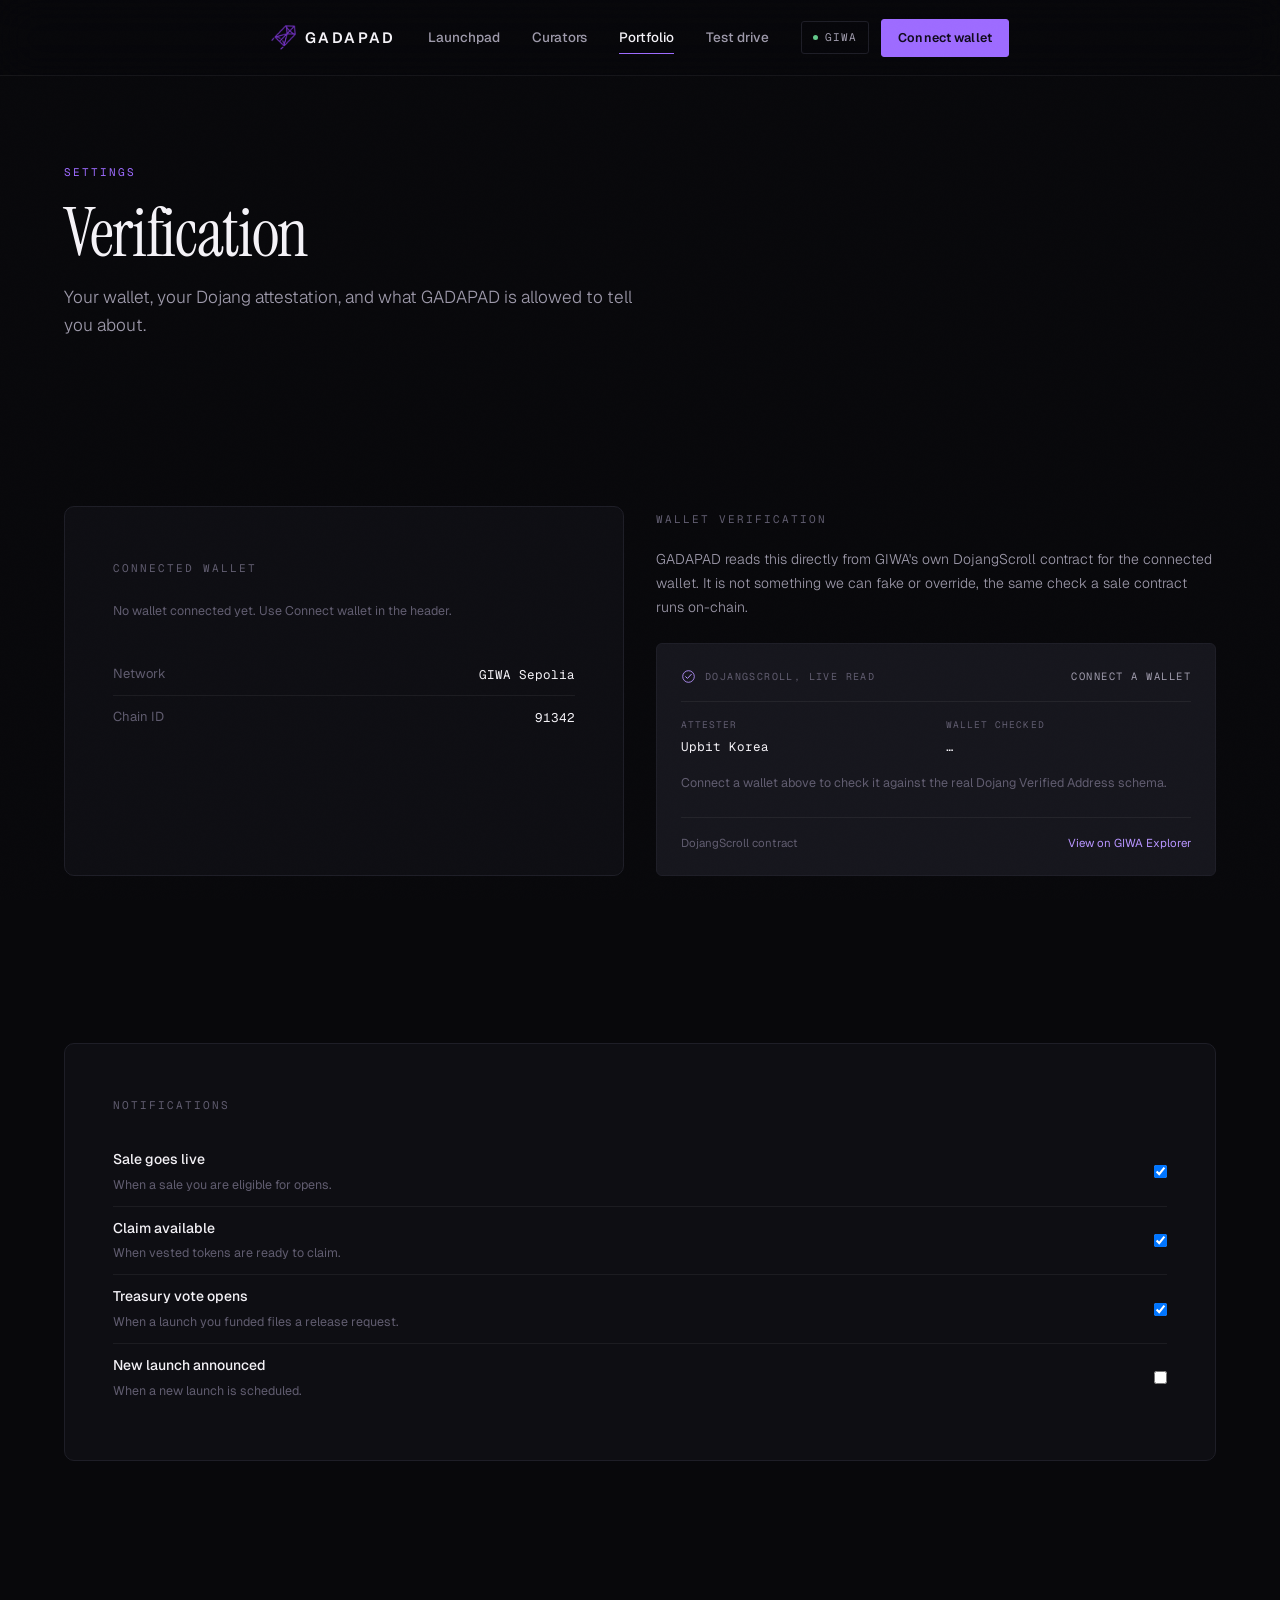
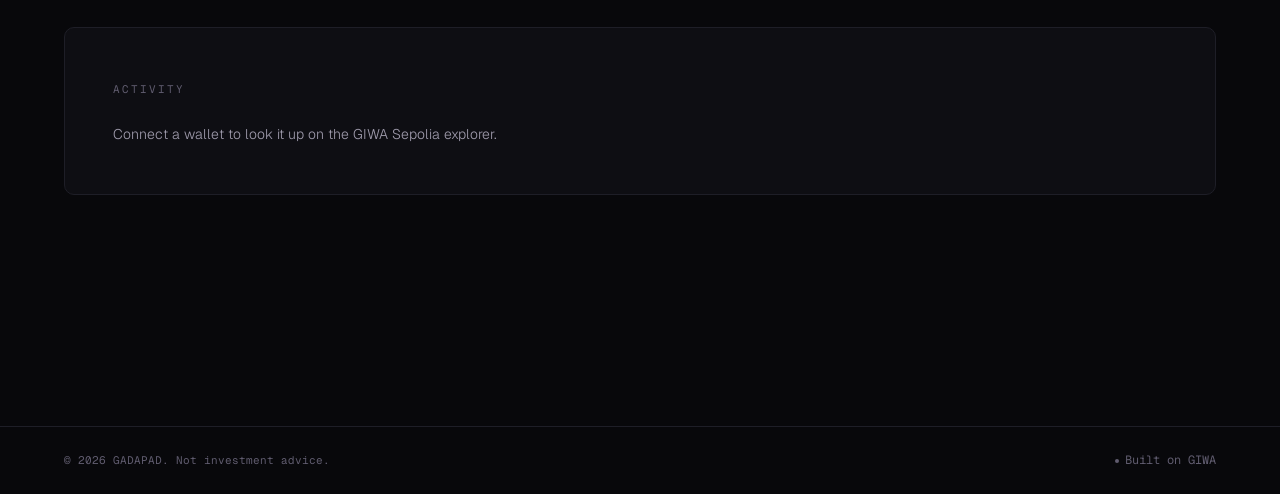
<file: profile.html>
<!DOCTYPE html>
<html lang="en">
<head>
<meta charset="UTF-8">
<meta name="viewport" content="width=device-width, initial-scale=1.0">
<title>Verification and settings. GADAPAD.</title>
<meta name="description" content="Your wallet, Dojang verification status, and notification preferences on GADAPAD.">
<link rel="icon" href="media/logo.png">
<link rel="stylesheet" href="css/styles.css">
</head>
<body>

<header class="hdr">
  <div class="wrap">
    <a href="index.html" class="brand"><img src="media/logo.png" alt=""><span>Gadapad</span></a>
    <nav class="nav">
      <a href="launchpad.html">Launchpad</a>
      <a href="curators.html">Curators</a>
      <a href="portfolio.html" class="on">Portfolio</a>
      <a href="testdrive.html">Test drive</a>
    </nav>
    <div class="hdr-act">
      <span class="net"><i class="dot"></i>GIWA</span>
      <div id="walletSlot"></div>
      <button class="burger" aria-label="Menu" data-burger><svg width="18" height="12" viewBox="0 0 18 12"><path d="M0,1H18M0,6H18M0,11H18" stroke="currentColor" stroke-width="1.3"/></svg></button>
    </div>
  </div>
</header>

<main>
  <section class="sect-sm" data-rev>
    <div class="wrap">
      <div class="eyebrow eyebrow-v">Settings</div>
      <h1 class="d2 mt4">Verification</h1>
      <p class="lede mt4">Your wallet, your Dojang attestation, and what GADAPAD is allowed to tell you about.</p>
    </div>
  </section>

  <section class="sect-sm" data-rev>
    <div class="wrap">
      <div class="g2" data-rev-g>

        <div class="card" style="padding:var(--s7)">
          <div class="eyebrow mb5">Connected wallet</div>
          <div id="walletCardBody" style="display:flex; align-items:center; gap:var(--s4)">
            <p class="fine">No wallet connected yet. Use Connect wallet in the header.</p>
          </div>
          <div class="mt6" id="walletCardActions" style="display:none; gap:var(--s3); flex-wrap:wrap">
            <button class="btn btn-o btn-sm" id="copyAddr">Copy address</button>
            <button class="btn btn-o btn-sm" id="disconnect">Disconnect</button>
          </div>
          <div class="row mt6"><span class="k">Network</span><span class="v">GIWA Sepolia</span></div>
          <div class="row"><span class="k">Chain ID</span><span class="v">91342</span></div>
        </div>

        <div>
          <div class="eyebrow">Wallet verification</div>
          <p class="body mt4" style="font-size:14px">GADAPAD reads this directly from GIWA's own DojangScroll contract for the connected wallet. It is not something we can fake or override, the same check a sale contract runs on-chain.</p>
          <div class="att mt5">
            <div class="att-hd">
              <div class="l"><svg viewBox="0 0 24 24" fill="none"><circle cx="12" cy="12" r="9.3" stroke="currentColor" stroke-width="1.4"/><path d="M7.5 12.3 10.3 15.1 16.5 8.5" stroke="currentColor" stroke-width="1.6" stroke-linecap="round" stroke-linejoin="round"/></svg><span class="lb">DojangScroll, live read</span></div>
              <span class="mk" id="verifyBadge">Connect a wallet</span>
            </div>
            <div class="att-f">
              <div><div class="k">Attester</div><div class="v">Upbit Korea</div></div>
              <div><div class="k">Wallet checked</div><div class="v" id="verifyAddr">…</div></div>
            </div>
            <p class="fine mt4" id="verifyExplain">Connect a wallet above to check it against the real Dojang Verified Address schema.</p>
            <div class="att-ft"><span>DojangScroll contract</span><a href="https://sepolia-explorer.giwa.io/address/0xd5077b67dcb56caC8b270C7788FC3E6ee03F17B9" target="_blank" rel="noopener">View on GIWA Explorer</a></div>
          </div>
        </div>

      </div>
    </div>
  </section>

  <section class="sect-sm" data-rev>
    <div class="wrap">
      <div class="card" style="padding:var(--s7)">
        <div class="eyebrow mb5">Notifications</div>
        <div class="row"><div><div style="font-size:14px;font-weight:500">Sale goes live</div><div class="fine mt1">When a sale you are eligible for opens.</div></div><input type="checkbox" checked data-pref="Sale alerts"></div>
        <div class="row"><div><div style="font-size:14px;font-weight:500">Claim available</div><div class="fine mt1">When vested tokens are ready to claim.</div></div><input type="checkbox" checked data-pref="Claim alerts"></div>
        <div class="row"><div><div style="font-size:14px;font-weight:500">Treasury vote opens</div><div class="fine mt1">When a launch you funded files a release request.</div></div><input type="checkbox" checked data-pref="Treasury alerts"></div>
        <div class="row"><div><div style="font-size:14px;font-weight:500">New launch announced</div><div class="fine mt1">When a new launch is scheduled.</div></div><input type="checkbox" data-pref="Launch alerts"></div>
      </div>
    </div>
  </section>

  <section class="sect-sm" data-rev>
    <div class="wrap">
      <div class="card" style="padding:var(--s7)">
        <div class="eyebrow mb5">Activity</div>
        <p class="body" id="activityBody" style="font-size:14px">Connect a wallet to look it up on the GIWA Sepolia explorer.</p>
        <a href="#" id="activityLink" class="lnk mt3" style="display:none">Open this wallet on GIWA Explorer <svg width="12" height="9" viewBox="0 0 12 9" fill="none"><path d="M0 4.5h10M7 1l3.5 3.5L7 8" stroke="currentColor" stroke-width="1.3"/></svg></a>
      </div>
    </div>
  </section>
</main>

<footer class="ftr">
  <div class="wrap">
    <div class="ftr-btm" style="border-top:none">
      <span>© 2026 GADAPAD. Not investment advice.</span>
      <span class="chain"><i></i>Built on GIWA</span>
    </div>
  </div>
</footer>

<script src="js/web3-provider.js"></script>
<script src="js/app.js"></script>
<script>
document.addEventListener('DOMContentLoaded', function () {
  function copy(text, label) {
    var done = function () { showToast('success', 'Copied', label + ' is on your clipboard.'); };
    var failed = function () { showToast('danger', 'Copy failed', 'Copy it manually: ' + text); };
    if (navigator.clipboard && navigator.clipboard.writeText) {
      navigator.clipboard.writeText(text).then(done).catch(failed);
    } else { failed(); }
  }

  async function render() {
    var acc = window.giwaWeb3 && window.giwaWeb3.account;
    var body = document.getElementById('walletCardBody');
    var actions = document.getElementById('walletCardActions');
    var vBadge = document.getElementById('verifyBadge');
    var vAddr = document.getElementById('verifyAddr');
    var vExplain = document.getElementById('verifyExplain');
    var actBody = document.getElementById('activityBody');
    var actLink = document.getElementById('activityLink');

    if (!acc) {
      body.innerHTML = '<p class="fine">No wallet connected yet. Use Connect wallet in the header.</p>';
      actions.style.display = 'none';
      vBadge.textContent = 'Connect a wallet';
      vAddr.textContent = '…';
      vExplain.textContent = 'Connect a wallet above to check it against the real Dojang Verified Address schema.';
      actBody.style.display = '';
      actLink.style.display = 'none';
      return;
    }

    var short = acc.slice(0, 6) + '…' + acc.slice(-4);
    body.innerHTML = '<i style="width:34px;height:34px;border-radius:var(--r-sm);background:linear-gradient(135deg,var(--violet),var(--violet-press));flex-shrink:0"></i><span class="mono" style="font-size:15px">' + short + '</span>';
    actions.style.display = 'flex';

    actBody.style.display = 'none';
    actLink.style.display = 'inline-flex';
    actLink.href = 'https://sepolia-explorer.giwa.io/address/' + acc;

    vAddr.textContent = short;
    vBadge.textContent = 'Checking…';
    try {
      var verified = await window.giwaWeb3.isDojangVerified(acc);
      vBadge.textContent = verified ? 'Verified' : 'Not verified';
      vBadge.className = verified ? 'mk mk-ok' : 'mk';
      vExplain.textContent = verified
        ? 'This wallet holds a Dojang Verified Address attestation from Upbit Korea. It can participate in any GADAPAD sale that enforces Dojang on-chain.'
        : 'This wallet does not hold a Dojang Verified Address attestation. Verification is issued by Upbit Korea, not by GADAPAD, so there is nothing we can do here except read the real result.';
    } catch (e) {
      vBadge.textContent = 'Could not check';
      vExplain.textContent = 'The read against DojangScroll failed. The RPC may be busy, try again in a moment.';
    }
  }

  var c = document.getElementById('copyAddr');
  if (c) c.addEventListener('click', function () {
    if (window.giwaWeb3 && window.giwaWeb3.account) copy(window.giwaWeb3.account, 'Your wallet address');
  });

  var d = document.getElementById('disconnect');
  if (d) d.addEventListener('click', function () {
    if (window.giwaWeb3) window.giwaWeb3.account = null;
    try { localStorage.removeItem('gadapad_wallet'); } catch (e) {}
    showToast('info', 'Disconnected', 'Your wallet is no longer connected.');
    render();
  });

  document.querySelectorAll('input[data-pref]').forEach(function (i) {
    i.addEventListener('change', function () {
      showToast('info', 'Preference saved', i.getAttribute('data-pref') + ' are now ' + (i.checked ? 'on' : 'off') + '.');
    });
  });

  document.addEventListener('gadapad:walletConnected', render);
  setTimeout(render, 300);
});
</script>
</body>
</html>
</file>
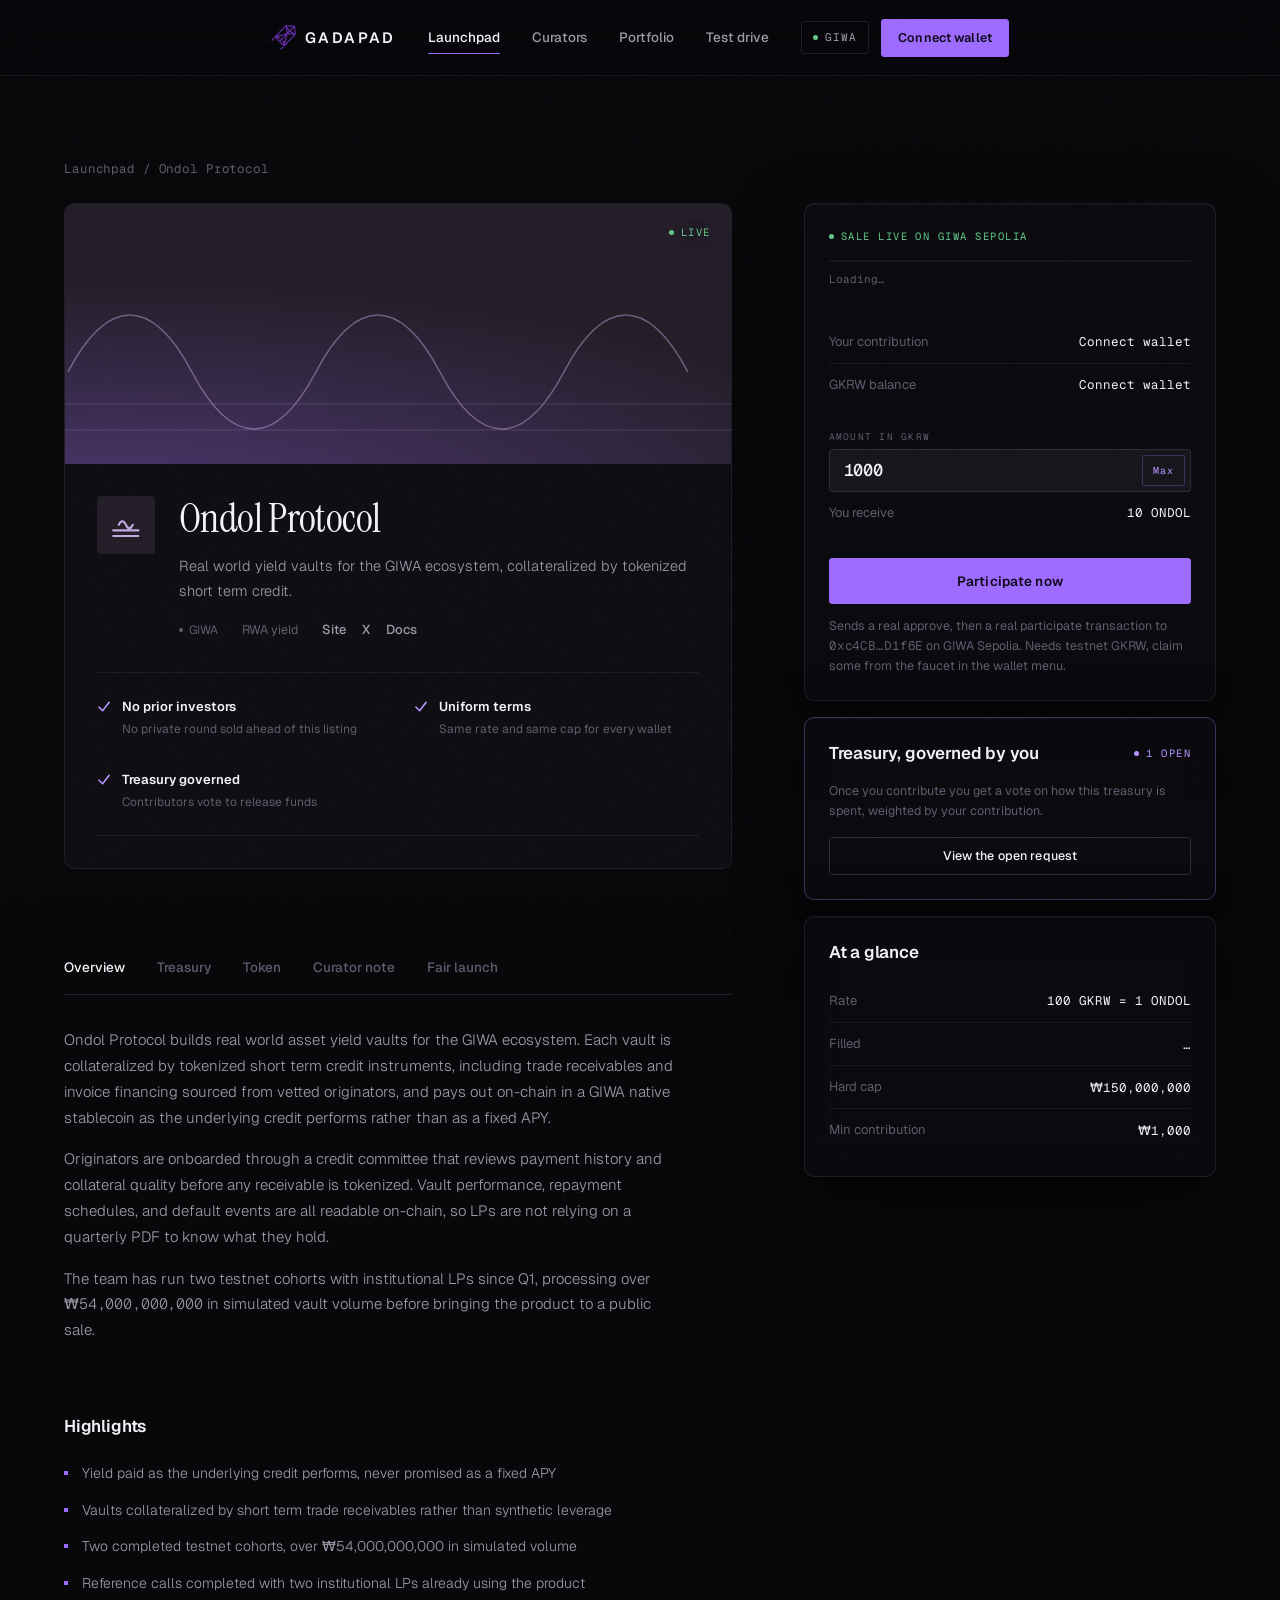
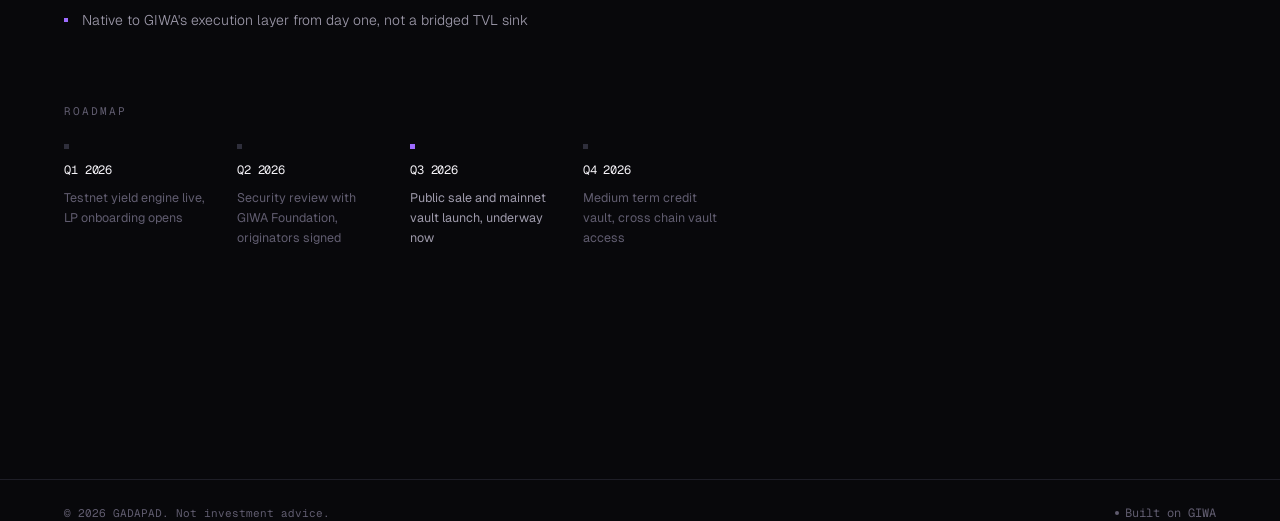
<file: project.html>
<!DOCTYPE html>
<html lang="en">
<head>
<meta charset="UTF-8">
<meta name="viewport" content="width=device-width, initial-scale=1.0">
<title>Ondol Protocol. GADAPAD.</title>
<meta name="description" content="Ondol Protocol, real world yield vaults for the GIWA ecosystem. Curated by Mina Cho. Treasury governed by contributors.">
<link rel="icon" href="media/logo.png">
<link rel="stylesheet" href="css/styles.css">
</head>
<body>

<header class="hdr">
  <div class="wrap">
    <a href="index.html" class="brand"><img src="media/logo.png" alt=""><span>Gadapad</span></a>
    <nav class="nav">
      <a href="launchpad.html" class="on">Launchpad</a>
      <a href="curators.html">Curators</a>
      <a href="portfolio.html">Portfolio</a>
      <a href="testdrive.html">Test drive</a>
    </nav>
    <div class="hdr-act">
      <span class="net"><i class="dot"></i>GIWA</span>
      <div id="walletSlot"></div>
      <button class="burger" aria-label="Menu" data-burger><svg width="18" height="12" viewBox="0 0 18 12"><path d="M0,1H18M0,6H18M0,11H18" stroke="currentColor" stroke-width="1.3"/></svg></button>
    </div>
  </div>
</header>

<main>
<section class="sect-sm">
  <div class="wrap">
    <div class="mono fine mb5"><a href="launchpad.html" class="ink3">Launchpad</a> / Ondol Protocol</div>

    <div class="split-p">

      <!-- ==================== LEFT ==================== -->
      <div data-rev>

        <div class="card" style="overflow:hidden">
          <div style="position:relative; height:260px; background:#241E29; overflow:hidden">
            <svg viewBox="0 0 900 260" preserveAspectRatio="xMidYMid slice" style="width:100%;height:100%">
              <defs><radialGradient id="g" cx="18%" cy="120%" r="90%"><stop offset="0" stop-color="#9D6BFF" stop-opacity=".34"/><stop offset="1" stop-color="#9D6BFF" stop-opacity="0"/></radialGradient></defs>
              <rect width="900" height="260" fill="url(#g)"/>
              <path d="M0 200h900M0 226h900" stroke="#C2A9DF" stroke-opacity=".2"/>
              <path d="M120 168c40-76 84-76 124 0s84 76 124 0 84-76 124 0 84 76 124 0 84-76 124 0" stroke="#C2A9DF" stroke-opacity=".45" stroke-width="1.6" fill="none"/>
            </svg>
            <span class="mk mk-live on-art" style="position:absolute; top:20px; right:20px"><i></i>Live</span>
          </div>
          <div style="padding:var(--s6)">
            <div style="display:flex; gap:var(--s5); align-items:flex-start; flex-wrap:wrap">
              <div class="pc-ico" style="width:58px;height:58px; --art:#241E29"><svg viewBox="0 0 24 24" fill="none" stroke="#C2A9DF" stroke-width="1.5" stroke-linecap="round"><path d="M3 16h18M3 20h18M7 12c1.6-3.4 3.4-3.4 5 0s3.4 3.4 5 0"/></svg></div>
              <div style="flex:1; min-width:240px">
                <h1 class="d3">Ondol Protocol</h1>
                <p class="body mt3" style="font-size:14.5px">Real world yield vaults for the GIWA ecosystem, collateralized by tokenized short term credit.</p>
                <div style="display:flex; align-items:center; gap:var(--s5); flex-wrap:wrap; margin-top:16px">
                  <span class="chain"><i></i>GIWA</span>
                  <span class="fine">RWA yield</span>
                  <span style="display:flex; gap:var(--s4)">
                    <a href="#" class="lnk">Site</a><a href="#" class="lnk">X</a><a href="#" class="lnk">Docs</a>
                  </span>
                </div>
              </div>
            </div>
            <div class="fl mt6">
              <div><svg width="14" height="14" viewBox="0 0 15 15" fill="none"><path d="M2 7.5 6 11.5 13 2.5" stroke="currentColor" stroke-width="1.7" stroke-linecap="round" stroke-linejoin="round"/></svg><div><b>No prior investors</b><span>No private round sold ahead of this listing</span></div></div>
              <div><svg width="14" height="14" viewBox="0 0 15 15" fill="none"><path d="M2 7.5 6 11.5 13 2.5" stroke="currentColor" stroke-width="1.7" stroke-linecap="round" stroke-linejoin="round"/></svg><div><b>Uniform terms</b><span>Same rate and same cap for every wallet</span></div></div>
              <div><svg width="14" height="14" viewBox="0 0 15 15" fill="none"><path d="M2 7.5 6 11.5 13 2.5" stroke="currentColor" stroke-width="1.7" stroke-linecap="round" stroke-linejoin="round"/></svg><div><b>Treasury governed</b><span>Contributors vote to release funds</span></div></div>
            </div>
          </div>
        </div>

        <div class="tabs mt8" data-tabs="p">
          <button class="tab on" data-tab="overview">Overview</button>
          <button class="tab" data-tab="treasury">Treasury</button>
          <button class="tab" data-tab="token">Token</button>
          <button class="tab" data-tab="curator">Curator note</button>
          <button class="tab" data-tab="rules">Fair launch</button>
        </div>

        <!-- OVERVIEW -->
        <div class="pane on" data-group="p" data-tab="overview">
          <p class="body">Ondol Protocol builds real world asset yield vaults for the GIWA ecosystem. Each vault is collateralized by tokenized short term credit instruments, including trade receivables and invoice financing sourced from vetted originators, and pays out on-chain in a GIWA native stablecoin as the underlying credit performs rather than as a fixed APY.</p>
          <p class="body mt4">Originators are onboarded through a credit committee that reviews payment history and collateral quality before any receivable is tokenized. Vault performance, repayment schedules, and default events are all readable on-chain, so LPs are not relying on a quarterly PDF to know what they hold.</p>
          <p class="body mt4">The team has run two testnet cohorts with institutional LPs since Q1, processing over <span class="mono">₩54,000,000,000</span> in simulated vault volume before bringing the product to a public sale.</p>

          <h3 class="mt8 mb5">Highlights</h3>
          <ul class="bul">
            <li>Yield paid as the underlying credit performs, never promised as a fixed APY</li>
            <li>Vaults collateralized by short term trade receivables rather than synthetic leverage</li>
            <li>Two completed testnet cohorts, over ₩54,000,000,000 in simulated volume</li>
            <li>Reference calls completed with two institutional LPs already using the product</li>
            <li>Native to GIWA's execution layer from day one, not a bridged TVL sink</li>
          </ul>

          <div class="eyebrow mt8 mb5">Roadmap</div>
          <div class="g4">
            <div><i style="display:block;width:5px;height:5px;background:var(--border-strong);margin-bottom:12px"></i><div class="mono" style="font-size:12px">Q1 2026</div><div class="fine mt2">Testnet yield engine live, LP onboarding opens</div></div>
            <div><i style="display:block;width:5px;height:5px;background:var(--border-strong);margin-bottom:12px"></i><div class="mono" style="font-size:12px">Q2 2026</div><div class="fine mt2">Security review with GIWA Foundation, originators signed</div></div>
            <div><i style="display:block;width:5px;height:5px;background:var(--violet);margin-bottom:12px"></i><div class="mono" style="font-size:12px; color:var(--ink)">Q3 2026</div><div class="fine mt2" style="color:var(--ink-2)">Public sale and mainnet vault launch, underway now</div></div>
            <div><i style="display:block;width:5px;height:5px;background:var(--border-strong);margin-bottom:12px"></i><div class="mono" style="font-size:12px">Q4 2026</div><div class="fine mt2">Medium term credit vault, cross chain vault access</div></div>
          </div>
        </div>

        <!-- TREASURY -->
        <div class="pane" data-group="p" data-tab="treasury">
          <div class="eyebrow eyebrow-v mb4">Participant governed treasury</div>
          <p class="body">Funds raised in this sale settle into a treasury contract scoped to Ondol Protocol alone. Reaching the hardcap does not unlock it. To spend anything the team files a request with a stated purpose, and every wallet that contributed to this raise can vote, weighted by what it put in. No quorum, no release.</p>

          <div class="eyebrow eyebrow-v mb3">Live on GIWA Sepolia</div>
          <p class="fine mb5" style="max-width:62ch">Everything below reads directly from <a href="https://sepolia-explorer.giwa.io/address/0x2D64D2fc7CD2d8Ab7e4fE12Aa66e36b31DA8dC7c" target="_blank" rel="noopener" style="color:var(--violet-lift)">the treasury governor contract</a> on GIWA Sepolia testnet. Approve or reject with a connected wallet and it sends a real transaction.</p>

          <div class="tsum mt6">
            <div><div class="k">Held in treasury</div><div class="v hi" id="tHeld">…</div></div>
            <div><div class="k">Raised in this sale</div><div class="v" id="tRaised">…</div></div>
          </div>

          <h3 class="mt8 mb5">Open request</h3>
          <div class="req">
            <div class="req-top">
              <div>
                <span class="mk mk-vote" id="reqStatus"><i></i>Voting open</span>
                <div class="req-what" id="reqPurpose">Loading request from chain…</div>
                <div class="req-when" id="reqWhen"></div>
              </div>
              <div class="req-amt" id="reqAmt">…</div>
            </div>

            <div class="vbar"><i class="y" id="vy" style="width:0%"></i><i class="n" id="vn" style="width:0%"></i></div>
            <div class="vleg"><span class="y" id="vyp">0% approve</span><span class="q" id="vq">0% of raise voted</span><span class="n" id="vnp">0% reject</span></div>
            <div class="vnote" id="vquorum">Quorum requires 25% of the total raised to vote before this request can finalize, and more than half the weight cast must be in favour.</div>

            <div id="preVote">
              <div class="vnote" id="myWeightNote" style="border:none; padding-top:6px">Connect a wallet to see your vote weight.</div>
              <div class="vacts">
                <button class="btn btn-yes" id="vyes">Approve</button>
                <button class="btn btn-no" id="vno">Reject</button>
              </div>
            </div>
            <div id="postVote" style="display:none">
              <div class="vcast">
                <svg width="14" height="14" viewBox="0 0 15 15" fill="none"><path d="M2 7.5 6 11.5 13 2.5" stroke="currentColor" stroke-width="1.8" stroke-linecap="round" stroke-linejoin="round"/></svg>
                <span>You voted <strong id="vchoice">approve</strong> on this request. This reads straight back from the contract.</span>
              </div>
            </div>
          </div>

          <p class="fine mt5" style="max-width:62ch">Every request, vote, and release is a transaction against Ondol Protocol's own treasury governor, independent of GADAPAD. Nothing here relies on our word for it.</p>

          <div class="card mt7" style="padding:var(--s6)">
            <div class="eyebrow eyebrow-v mb3">Dojang enforcement, proven on-chain</div>
            <p class="body" style="font-size:13.5px">The sale above is intentionally open, so you can test the full participate and vote flow without holding a Dojang attestation. GADAPAD's real sale contracts enforce Dojang verification directly on-chain. <a href="https://sepolia-explorer.giwa.io/address/0xA1A45D3c8Ff997Da12cD679bF57166c9b547f510" target="_blank" rel="noopener" style="color:var(--violet-lift)">A second, Dojang-gated Ondol Protocol contract</a> is deployed as proof: a wallet without a Verified Address attestation gets a genuine <span class="mono">NotVerified()</span> revert from <span class="mono">participate()</span>, checked live against GIWA's own DojangScroll contract.</p>
            <div class="row mt4"><span class="k">Your wallet's Dojang status</span><span class="v" id="dojangStatus">Connect a wallet to check</span></div>
          </div>
        </div>

        <!-- TOKEN -->
        <div class="pane" data-group="p" data-tab="token">
          <div class="g4">
            <div class="card" style="padding:var(--s5)"><div class="pc-k">Token</div><div class="mono" style="font-size:17px">ONDOL</div></div>
            <div class="card" style="padding:var(--s5)"><div class="pc-k">Total supply</div><div class="mono" style="font-size:17px">500,000,000</div></div>
            <div class="card" style="padding:var(--s5)"><div class="pc-k">At TGE</div><div class="mono" style="font-size:17px">100,000,000</div></div>
            <div class="card" style="padding:var(--s5)"><div class="pc-k">Initial cap</div><div class="mono" style="font-size:17px">₩4.3B</div></div>
          </div>

          <h3 class="mt8 mb3">Distribution</h3>
          <p class="fine mb5" style="max-width:58ch">No allocation to prior investors. Every wallet outside the team and ecosystem reserve entered through this same public sale.</p>
          <div style="display:flex; height:10px; border-radius:5px; overflow:hidden; border:1px solid var(--border)">
            <i style="flex:20; background:var(--violet)"></i>
            <i style="flex:40; background:rgba(244,242,247,0.15)"></i>
            <i style="flex:20; background:var(--border-strong)"></i>
            <i style="flex:20; background:var(--ink-3)"></i>
          </div>
          <div style="display:grid; grid-template-columns:repeat(auto-fit,minmax(170px,1fr)); gap:var(--s3); margin-top:var(--s5)">
            <div style="display:flex; align-items:center; gap:9px; font-size:13px"><i style="width:8px;height:8px;background:var(--violet)"></i>Public sale<span class="mono fine" style="margin-left:auto">20%</span></div>
            <div style="display:flex; align-items:center; gap:9px; font-size:13px"><i style="width:8px;height:8px;background:rgba(244,242,247,0.15)"></i>Ecosystem<span class="mono fine" style="margin-left:auto">40%</span></div>
            <div style="display:flex; align-items:center; gap:9px; font-size:13px"><i style="width:8px;height:8px;background:var(--border-strong)"></i>Protocol reserve<span class="mono fine" style="margin-left:auto">20%</span></div>
            <div style="display:flex; align-items:center; gap:9px; font-size:13px"><i style="width:8px;height:8px;background:var(--ink-3)"></i>Team<span class="mono fine" style="margin-left:auto">20%</span></div>
          </div>

          <div class="mt8" style="overflow-x:auto">
            <table class="tbl" style="min-width:500px">
              <thead><tr><th>Category</th><th>At TGE</th><th>Cliff</th><th>Vesting</th></tr></thead>
              <tbody>
                <tr><td>Public sale</td><td class="n">30%</td><td class="n">None</td><td class="n">6mo</td></tr>
                <tr><td>Ecosystem</td><td class="n">0%</td><td class="n">None</td><td class="n">36mo</td></tr>
                <tr><td>Protocol reserve</td><td class="n">0%</td><td class="n">12mo</td><td class="n">24mo</td></tr>
                <tr><td>Team</td><td class="n">0%</td><td class="n">12mo</td><td class="n">24mo</td></tr>
              </tbody>
            </table>
          </div>
        </div>

        <!-- CURATOR -->
        <div class="pane" data-group="p" data-tab="curator">
          <div style="display:flex; align-items:center; gap:var(--s4); margin-bottom:var(--s7)">
            <span class="seal seal-lg">민</span>
            <div>
              <div style="font-size:17px; font-weight:600">Mina Cho</div>
              <div class="fine mt1">Ecosystem Lead, GIWA Foundation</div>
              <div class="mono fine mt1" style="letter-spacing:0.1em; text-transform:uppercase">Curated Mar 14, 2026</div>
              <div class="fine mt2">Illustrative, not a real individual or a confirmed partner.</div>
            </div>
          </div>

          <p class="quote quote-lg" style="max-width:34ch; font-size:clamp(19px,2vw,26px)">“I spent three weeks with the Ondol team, reviewing contracts with our security lead, sitting through two live demos of the yield engine on testnet, and calling two of their institutional LPs directly. The team has shipped production DeFi before. This is not an audit. It is my own read after doing the work, and I am comfortable putting my name on it.”</p>

          <div class="eyebrow mt8 mb5">What I checked</div>
          <ul class="bul" style="max-width:56ch">
            <li>Team backgrounds verified against prior shipped projects</li>
            <li>Contracts read line by line with our internal security lead</li>
            <li>Live testnet walkthrough of the yield engine, not a deck</li>
            <li>Confirmed no allocation was sold to investors ahead of this listing</li>
            <li>Reference calls with two institutional LPs already using the product</li>
          </ul>

          <p class="fine mt7" style="max-width:58ch">This is one curator's professional judgment. It is not a legal, financial, or security audit, and it is not investment advice.</p>

          <div class="att mt5" style="max-width:56ch">
            <div class="att-hd">
              <div class="l"><svg viewBox="0 0 24 24" fill="none"><circle cx="12" cy="12" r="9.3" stroke="currentColor" stroke-width="1.4"/><path d="M7.5 12.3 10.3 15.1 16.5 8.5" stroke="currentColor" stroke-width="1.6" stroke-linecap="round" stroke-linejoin="round"/></svg><span class="lb">On-chain attestation</span></div>
            </div>
            <div class="att-f">
              <div><div class="k">Schema</div><div class="v">GADAPAD Verified Curator</div></div>
              <div><div class="k">Attester</div><div class="v">0x2B91…b8A4</div></div>
              <div><div class="k">Recipient</div><div class="v">0x8F1C…5f8A</div></div>
              <div><div class="k">Issued</div><div class="v">Mar 14, 2026</div></div>
            </div>
            <div class="att-ft"><span>Built on Ethereum Attestation Service</span><a href="#">View on GIWA Explorer</a></div>
          </div>
        </div>

        <!-- FAIR LAUNCH -->
        <div class="pane" data-group="p" data-tab="rules">
          <div class="eyebrow eyebrow-v mb4">Fair launch standard</div>
          <p class="body">Ondol Protocol has not sold any allocation to investors ahead of this listing, and curators confirm that during review before a sale is scheduled. There is no GADAPAD token to buy or stake and no capital tier to climb. Complete Dojang verification once and every wallet is eligible for the same flat allocation cap on this sale, <span class="mono">₩2,025,000</span>, whether it belongs to a fund or to a first time participant. Beyond verification, participation is first come first served while the sale is live.</p>

          <h3 class="mt8 mb3">Frequently asked</h3>
          <div class="acc">
            <button><span>What happens if I do not use my full allocation?</span><i><svg width="13" height="13" viewBox="0 0 14 14"><path d="M7,0V14M0,7H14" stroke="currentColor" stroke-width="1.4"/></svg></i></button>
            <div class="p"><div>Unused allocation is simply returned. Nothing is charged unless you commit funds, and there is no penalty for contributing less than your maximum.</div></div>
          </div>
          <div class="acc">
            <button><span>Does holding more give me a bigger allocation?</span><i><svg width="13" height="13" viewBox="0 0 14 14"><path d="M7,0V14M0,7H14" stroke="currentColor" stroke-width="1.4"/></svg></i></button>
            <div class="p"><div>No. Every verified wallet gets the same ₩2,025,000 cap on this sale. There is no GADAPAD token to stake and no capital weighted tier, so a larger balance never buys a larger allocation.</div></div>
          </div>
          <div class="acc">
            <button><span>Who approves spending the funds raised?</span><i><svg width="13" height="13" viewBox="0 0 14 14"><path d="M7,0V14M0,7H14" stroke="currentColor" stroke-width="1.4"/></svg></i></button>
            <div class="p"><div>You do, along with everyone else who contributed. Funds sit in Ondol's treasury contract and move only when contributors vote to approve a specific stated release. See the Treasury tab.</div></div>
          </div>
          <div class="acc">
            <button><span>Is there a minimum contribution?</span><i><svg width="13" height="13" viewBox="0 0 14 14"><path d="M7,0V14M0,7H14" stroke="currentColor" stroke-width="1.4"/></svg></i></button>
            <div class="p"><div>Yes, the minimum is ₩67,500 while the sale is live. Every verified wallet participates on the same terms, so no tier waives the minimum.</div></div>
          </div>
        </div>

      </div>

      <!-- ==================== RIGHT ==================== -->
      <aside class="aside" data-rev>
        <div class="panel">
          <div class="panel-hd"><span class="mk mk-live"><i></i>Sale live on GIWA Sepolia</span></div>

          <div class="mt2">
            <div class="bar"><i id="saleBar" data-fill="0"></i></div>
            <div class="bar-row"><span id="saleRaised">Loading…</span><span id="saleCap"></span></div>
          </div>

          <div class="mt6">
            <div class="row"><span class="k">Your contribution</span><span class="v" id="myContribution">Connect wallet</span></div>
            <div class="row"><span class="k">GKRW balance</span><span class="v" id="myBalance">Connect wallet</span></div>
          </div>

          <div class="mt5">
            <label for="amount" class="pc-k" style="display:block">Amount in GKRW</label>
            <div class="amt">
              <input type="number" id="amount" value="1000" min="1000" max="150000" step="1" aria-label="Amount in GKRW">
              <button type="button" id="maxBtn">Max</button>
            </div>
            <div class="row"><span class="k">You receive</span><span class="v" id="receive">10 ONDOL</span></div>
          </div>

          <button class="btn btn-p btn-block mt5" id="participateRealBtn">Participate now</button>
          <p class="fine mt3">Sends a real approve, then a real participate transaction to <span class="mono">0xc4CB…D1f6E</span> on GIWA Sepolia. Needs testnet GKRW, claim some from the faucet in the wallet menu.</p>
        </div>

        <div class="panel" style="border-color:var(--violet-dim)">
          <div class="panel-hd">
            <h3>Treasury, governed by you</h3>
            <span class="mk mk-vote"><i></i>1 open</span>
          </div>
          <p class="fine mb4">Once you contribute you get a vote on how this treasury is spent, weighted by your contribution.</p>
          <button class="btn btn-o btn-sm btn-block" id="goTreasury">View the open request</button>
        </div>

        <div class="panel">
          <div class="panel-hd"><h3>At a glance</h3></div>
          <div class="row"><span class="k">Rate</span><span class="v">100 GKRW = 1 ONDOL</span></div>
          <div class="row"><span class="k">Filled</span><span class="v" id="glanceFilled">…</span></div>
          <div class="row"><span class="k">Hard cap</span><span class="v">₩150,000,000</span></div>
          <div class="row"><span class="k">Min contribution</span><span class="v">₩1,000</span></div>
        </div>
      </aside>

    </div>
  </div>
</section>
</main>

<footer class="ftr">
  <div class="wrap">
    <div class="ftr-btm" style="border-top:none">
      <span>© 2026 GADAPAD. Not investment advice.</span>
      <span class="chain"><i></i>Built on GIWA</span>
    </div>
  </div>
</footer>

<script src="js/web3-provider.js"></script>
<script src="js/app.js"></script>
<script>
(function () {
  var REQUEST_ID = 1;
  var RATE = 100;
  var amount = document.getElementById('amount');
  var receive = document.getElementById('receive');
  var maxBtn = document.getElementById('maxBtn');

  function calc() {
    if (!amount || !receive) return;
    var n = parseFloat(amount.value) || 0;
    receive.textContent = Math.round(n / RATE).toLocaleString('en-US') + ' ONDOL';
  }
  if (amount) { amount.addEventListener('input', calc); calc(); }
  if (maxBtn) maxBtn.addEventListener('click', function () { amount.value = 150000; calc(); });

  var go = document.getElementById('goTreasury');
  if (go) go.addEventListener('click', function () {
    var t = document.querySelector('.tab[data-tab="treasury"]');
    if (t) { t.click(); t.scrollIntoView({ behavior: 'smooth', block: 'center' }); }
  });

  function krw(n) { return '₩' + Math.round(n).toLocaleString('en-US'); }

  /* Catch the two failure modes a first time reviewer actually hits, no
     gas and no GKRW, before the wallet throws something cryptic at them. */
  async function preflight(needGKRW) {
    var acc = window.giwaWeb3.account;
    if (!acc) return true; // connect flow will handle it
    try {
      var eth = await window.giwaWeb3.getEthBalance(acc);
      if (eth < 200000000000000n) {
        showToast('danger', 'No gas', 'This wallet holds almost no test ETH, so the transaction cannot be sent. The <a href="testdrive.html" style="color:var(--violet-lift);text-decoration:underline">test drive</a> walks you through the faucet in one step.');
        return false;
      }
      if (needGKRW) {
        var bal = await window.giwaWeb3.getGKRWBalance(acc);
        if (Number(bal) / 1e18 < needGKRW) {
          showToast('danger', 'Not enough GKRW', 'This wallet holds ' + (Number(bal) / 1e18).toLocaleString('en-US') + ' GKRW. Claim 100,000 free testnet GKRW from the wallet menu, or on the <a href="testdrive.html" style="color:var(--violet-lift);text-decoration:underline">test drive</a>.');
          return false;
        }
      }
    } catch (e) { /* RPC hiccup, let the transaction attempt proceed */ }
    return true;
  }
  function fmtCountdown(sec) {
    if (sec <= 0) return 'Voting closed';
    var d = Math.floor(sec / 86400), h = Math.floor((sec % 86400) / 3600), m = Math.floor((sec % 3600) / 60);
    return d + 'd ' + h + 'h ' + m + 'm left to vote';
  }

  var pre = document.getElementById('preVote'), post = document.getElementById('postVote');
  var vy = document.getElementById('vy'), vn = document.getElementById('vn');
  var vyp = document.getElementById('vyp'), vnp = document.getElementById('vnp');
  var vq = document.getElementById('vq'), choice = document.getElementById('vchoice');
  var yesBtn = document.getElementById('vyes'), noBtn = document.getElementById('vno');

  var poolState = null;

  async function refreshPool() {
    if (!window.giwaWeb3) return;
    try {
      var addr = window.giwaWeb3.account;
      var s = await window.giwaWeb3.getPoolState(addr);
      poolState = s;
      document.getElementById('saleRaised').textContent = krw(s.totalRaisedGKRW * 1000) + ' raised';
      document.getElementById('saleCap').textContent = 'of ' + krw(s.hardCapGKRW * 1000);
      var pct = s.hardCapGKRW > 0 ? Math.min(100, (s.totalRaisedGKRW / s.hardCapGKRW) * 100) : 0;
      var bar = document.getElementById('saleBar');
      if (bar) bar.style.width = pct.toFixed(1) + '%';
      document.getElementById('glanceFilled').textContent = pct.toFixed(1) + '%';

      if (addr) {
        document.getElementById('myContribution').textContent = s.userContributedGKRW.toLocaleString('en-US') + ' GKRW';
        var bal = await window.giwaWeb3.getGKRWBalance(addr);
        document.getElementById('myBalance').textContent = (Number(bal) / 1e18).toLocaleString('en-US') + ' GKRW';
      } else {
        document.getElementById('myContribution').textContent = 'Connect wallet';
        document.getElementById('myBalance').textContent = 'Connect wallet';
      }
    } catch (e) { /* RPC hiccup, leave last known values on screen */ }
  }

  async function refreshTreasury() {
    if (!window.giwaWeb3) return;
    try {
      var t = await window.giwaWeb3.getTreasuryState();
      document.getElementById('tHeld').textContent = krw(t.treasuryBalanceGKRW * 1000);
      var pool = poolState || await window.giwaWeb3.getPoolState();
      document.getElementById('tRaised').textContent = krw(pool.totalRaisedGKRW * 1000);

      var r = await window.giwaWeb3.getRequest(REQUEST_ID);
      document.getElementById('reqPurpose').textContent = r.purpose || ('Request #' + REQUEST_ID);
      document.getElementById('reqAmt').textContent = krw(r.amountGKRW * 1000);

      var totalVoted = r.yesGKRW + r.noGKRW;
      var yesPct = totalVoted > 0 ? (r.yesGKRW / totalVoted) * 100 : 0;
      var noPct = totalVoted > 0 ? 100 - yesPct : 0;
      vy.style.width = yesPct.toFixed(1) + '%';
      vn.style.width = noPct.toFixed(1) + '%';
      vyp.textContent = yesPct.toFixed(1) + '% approve';
      vnp.textContent = noPct.toFixed(1) + '% reject';
      var votedPctOfRaise = pool.totalRaisedGKRW > 0 ? (totalVoted / pool.totalRaisedGKRW) * 100 : 0;
      vq.textContent = votedPctOfRaise.toFixed(1) + '% of raise voted';

      var status = document.getElementById('reqStatus');
      var now = Math.floor(Date.now() / 1000);
      if (r.finalized) {
        status.className = r.approved ? 'mk mk-ok' : 'mk';
        status.innerHTML = r.approved ? 'Approved and released' : 'Rejected';
        document.getElementById('reqWhen').textContent = 'Voting closed.';
        yesBtn.disabled = true; noBtn.disabled = true;
      } else {
        document.getElementById('reqWhen').textContent = fmtCountdown(r.deadline - now);
      }

      document.getElementById('vquorum').textContent = 'Quorum requires 25% of the total raised to vote before this request can finalize, and more than half the weight cast must be in favour. ' +
        (votedPctOfRaise >= 25 ? 'Quorum has been met.' : 'Quorum has not been met yet.');

      var addr = window.giwaWeb3.account;
      if (addr) {
        var contributed = poolState ? poolState.userContributedGKRW : 0;
        var myPct = pool.totalRaisedGKRW > 0 ? (contributed / pool.totalRaisedGKRW) * 100 : 0;
        document.getElementById('myWeightNote').innerHTML = 'Your weight, from a <span class="mono" style="color:var(--ink-2)">' + contributed.toLocaleString('en-US') + ' GKRW</span> contribution, is <span class="mono" style="color:var(--ink-2)">' + myPct.toFixed(2) + '%</span> of this raise.';
        var voted = await window.giwaWeb3.hasVotedOn(REQUEST_ID, addr);
        if (voted || r.finalized) {
          pre.style.display = 'none';
          post.style.display = 'block';
        } else if (contributed === 0) {
          document.getElementById('myWeightNote').textContent = 'This wallet has not contributed to the sale, so it has no vote weight on this request.';
          yesBtn.disabled = true; noBtn.disabled = true;
        }
      }
    } catch (e) { /* RPC hiccup */ }
  }

  async function refreshDojang() {
    if (!window.giwaWeb3 || !window.giwaWeb3.account) {
      var el = document.getElementById('dojangStatus');
      if (el) el.textContent = 'Connect a wallet to check';
      return;
    }
    try {
      var verified = await window.giwaWeb3.isDojangVerified(window.giwaWeb3.account);
      var el2 = document.getElementById('dojangStatus');
      if (el2) {
        el2.textContent = verified ? 'Verified' : 'Not verified';
        el2.style.color = verified ? 'var(--yes)' : 'var(--no)';
      }
    } catch (e) {}
  }

  function refreshAll() { refreshPool(); refreshTreasury(); refreshDojang(); }

  document.addEventListener('DOMContentLoaded', function () {
    setTimeout(refreshAll, 300);
    document.addEventListener('gadapad:walletConnected', refreshAll);
  });

  if (yesBtn) yesBtn.addEventListener('click', function () { doVote(true); });
  if (noBtn) noBtn.addEventListener('click', function () { doVote(false); });

  async function doVote(support) {
    if (!window.giwaWeb3.account) {
      try { await window.giwaWeb3.connectWallet(); } catch (e) { return; }
    }
    if (!(await preflight(0))) return;
    yesBtn.disabled = true; noBtn.disabled = true;
    var label = support ? 'Approve' : 'Reject';
    var busyBtn = support ? yesBtn : noBtn;
    var prevText = busyBtn.textContent;
    busyBtn.textContent = 'Confirm in wallet…';
    try {
      var tx = await window.giwaWeb3.castVote(REQUEST_ID, support);
      showToast('info', 'Vote submitted', 'Your ' + label.toLowerCase() + ' vote is on its way to GIWA Sepolia.', tx);
      busyBtn.textContent = 'Waiting for confirmation…';
      await pollForVote(tx);
      choice.textContent = label.toLowerCase();
      pre.style.display = 'none';
      post.style.display = 'block';
      showToast('success', 'Vote confirmed', 'Your ' + label.toLowerCase() + ' vote was recorded on the treasury governor.', tx);
      refreshTreasury();
    } catch (err) {
      yesBtn.disabled = false; noBtn.disabled = false;
      busyBtn.textContent = prevText;
      showToast('danger', 'Vote failed', (err && err.message) || 'The transaction was rejected or reverted.');
    }
  }

  async function pollForVote(txHash) {
    for (var i = 0; i < 20; i++) {
      await new Promise(function (r) { setTimeout(r, 1500); });
      var voted = await window.giwaWeb3.hasVotedOn(REQUEST_ID, window.giwaWeb3.account);
      if (voted) return;
    }
  }

  var participateBtn = document.getElementById('participateRealBtn');
  if (participateBtn) {
    participateBtn.addEventListener('click', async function () {
      if (!window.giwaWeb3.account) {
        try { await window.giwaWeb3.connectWallet(); } catch (e) { return; }
      }
      var amountGKRW = parseFloat(amount.value) || 0;
      if (amountGKRW < 1000) { showToast('danger', 'Amount too low', 'The minimum contribution is 1,000 GKRW.'); return; }
      if (!(await preflight(amountGKRW))) return;

      participateBtn.disabled = true;
      try {
        var weiAmount = BigInt(Math.floor(amountGKRW * 1e18));
        var allowance = await window.giwaWeb3.getGKRWAllowance();
        if (allowance < weiAmount) {
          participateBtn.textContent = 'Approving GKRW…';
          var approveTx = await window.giwaWeb3.approveGKRW(amountGKRW);
          showToast('info', 'Approval submitted', 'Approving GKRW spend for the sale contract.', approveTx);
          for (var i = 0; i < 20; i++) {
            await new Promise(function (r) { setTimeout(r, 1500); });
            var a = await window.giwaWeb3.getGKRWAllowance();
            if (a >= weiAmount) break;
          }
        }
        participateBtn.textContent = 'Confirm deposit…';
        var tx = await window.giwaWeb3.participatePool(amountGKRW);
        showToast('info', 'Deposit submitted', 'Broadcasting to GIWA Sepolia.', tx);
        participateBtn.textContent = 'Waiting for confirmation…';
        for (var j = 0; j < 20; j++) {
          await new Promise(function (r) { setTimeout(r, 1500); });
          var s = await window.giwaWeb3.getPoolState(window.giwaWeb3.account);
          if (s.userContributedGKRW >= amountGKRW - 0.001) break;
        }
        showToast('success', 'Participation confirmed', 'Deposited ' + amountGKRW.toLocaleString('en-US') + ' GKRW into the Ondol Protocol sale.', tx);
        refreshAll();
      } catch (err) {
        showToast('danger', 'Deposit failed', (err && err.message) || 'The transaction was rejected or reverted.');
      } finally {
        participateBtn.disabled = false;
        participateBtn.textContent = 'Participate now';
      }
    });
  }
})();
</script>
</body>
</html>
</file>
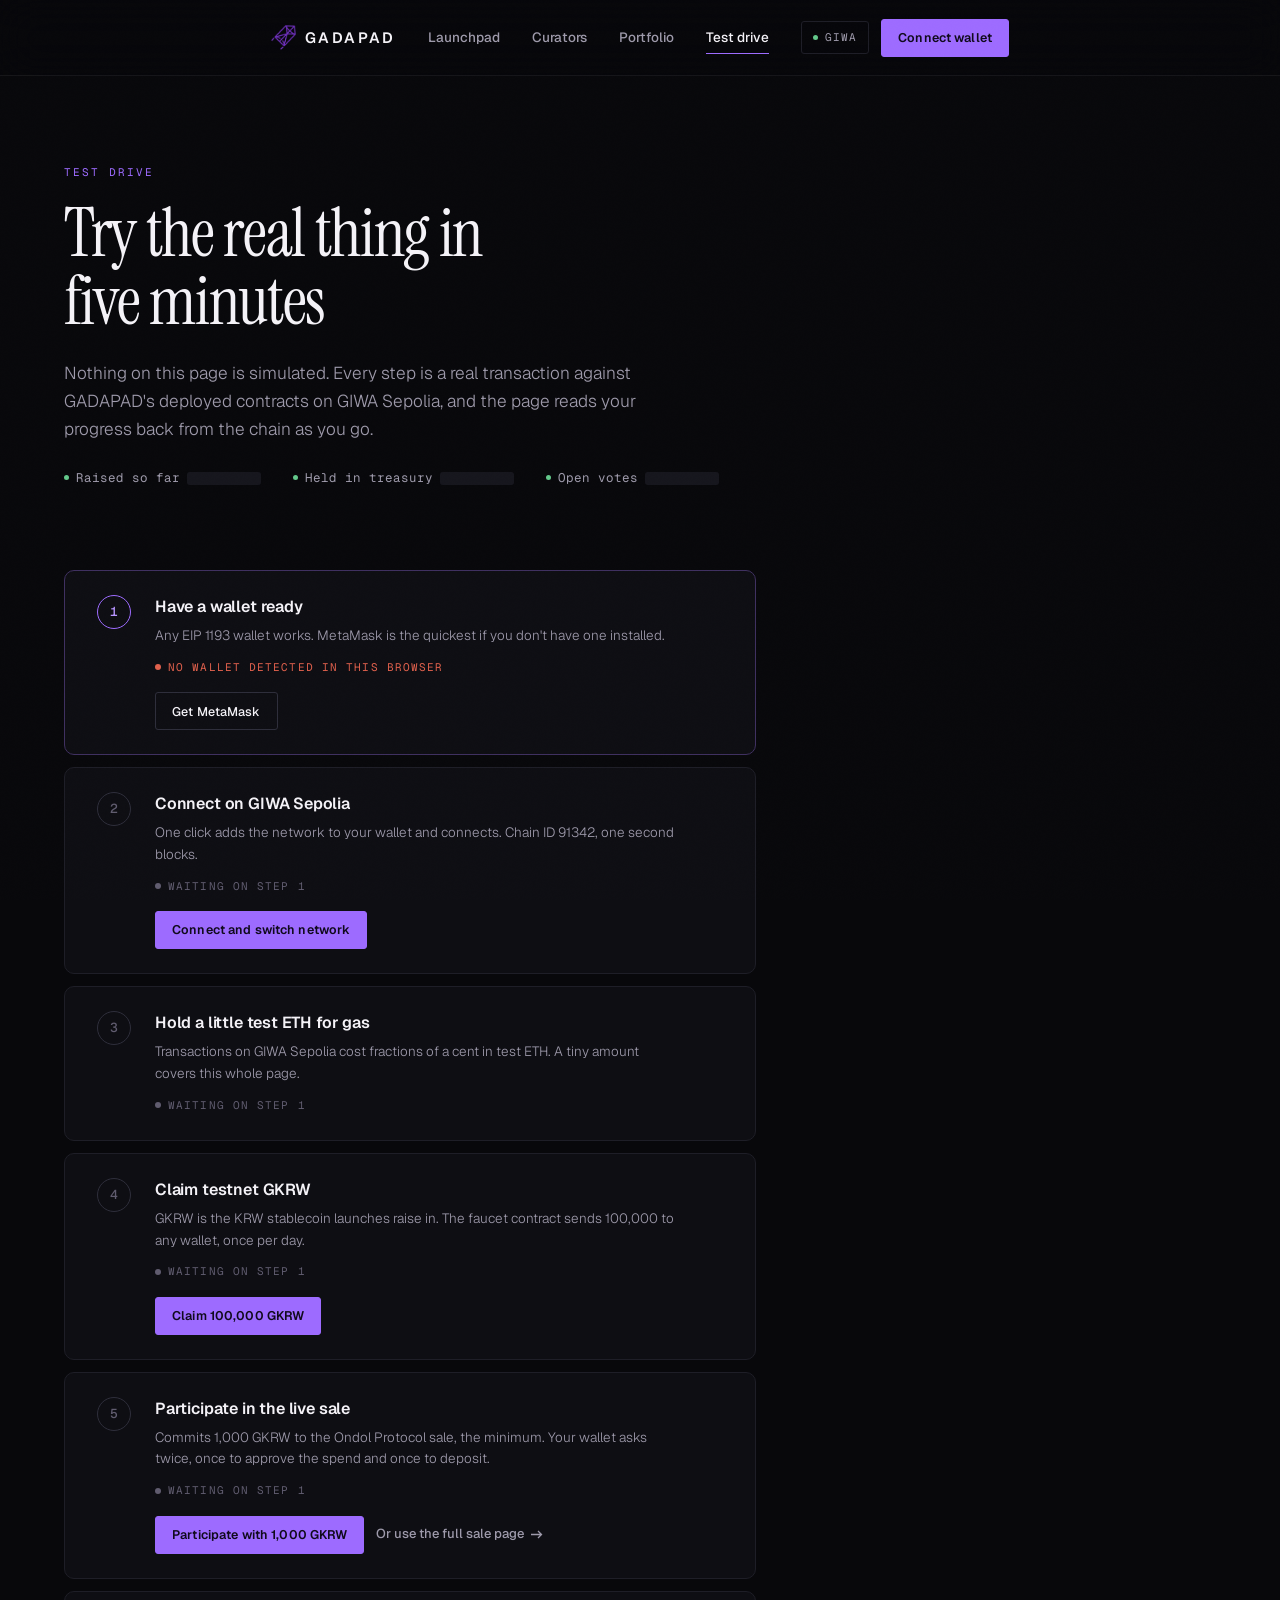
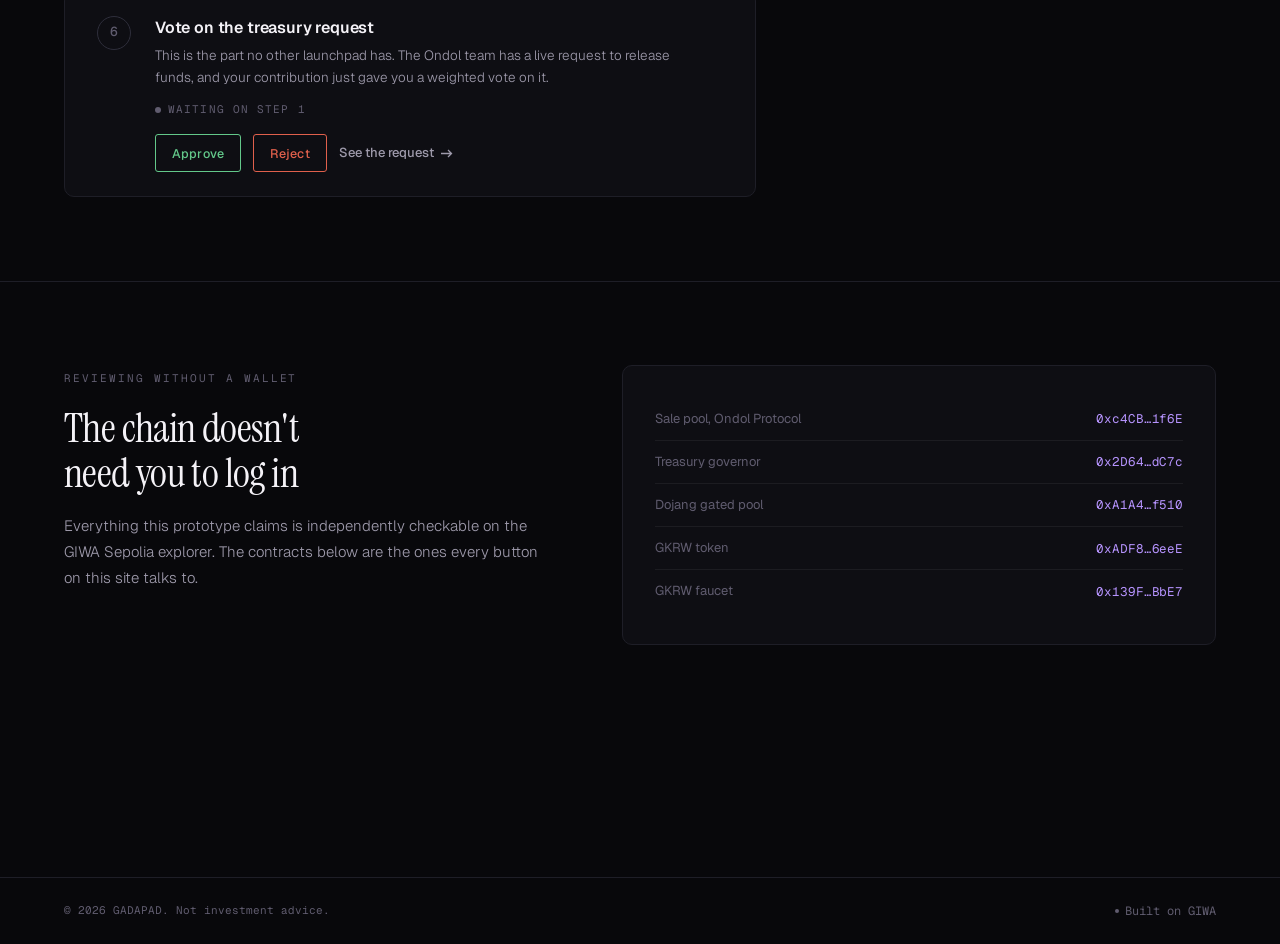
<file: testdrive.html>
<!DOCTYPE html>
<html lang="en">
<head>
<meta charset="UTF-8">
<meta name="viewport" content="width=device-width, initial-scale=1.0">
<title>Test drive. GADAPAD.</title>
<meta name="description" content="Try GADAPAD live on GIWA Sepolia in about five minutes. Every step below is a real transaction against real contracts, and the page checks your progress on chain as you go.">
<link rel="icon" href="media/logo.png">
<link rel="stylesheet" href="css/styles.css">
</head>
<body>

<header class="hdr">
  <div class="wrap">
    <a href="index.html" class="brand"><img src="media/logo.png" alt=""><span>Gadapad</span></a>
    <nav class="nav">
      <a href="launchpad.html">Launchpad</a>
      <a href="curators.html">Curators</a>
      <a href="portfolio.html">Portfolio</a>
      <a href="testdrive.html" class="on">Test drive</a>
    </nav>
    <div class="hdr-act">
      <span class="net"><i class="dot"></i>GIWA</span>
      <div id="walletSlot"></div>
      <button class="burger" aria-label="Menu" data-burger><svg width="18" height="12" viewBox="0 0 18 12"><path d="M0,1H18M0,6H18M0,11H18" stroke="currentColor" stroke-width="1.3"/></svg></button>
    </div>
  </div>
</header>

<main>
  <section class="sect-sm" data-rev>
    <div class="wrap">
      <div class="eyebrow eyebrow-v">Test drive</div>
      <h1 class="d2 mt4" style="max-width:16ch">Try the real thing in five minutes</h1>
      <p class="lede mt5" style="max-width:56ch">
        Nothing on this page is simulated. Every step is a real transaction against GADAPAD's deployed contracts on GIWA Sepolia, and the page reads your progress back from the chain as you go.
      </p>
      <div class="mt5" style="display:flex; gap:var(--s6); flex-wrap:wrap">
        <span class="live-val"><span class="lv-dot"></span>Raised so far <b id="lvRaised"><span class="ld"></span></b></span>
        <span class="live-val"><span class="lv-dot"></span>Held in treasury <b id="lvHeld"><span class="ld"></span></b></span>
        <span class="live-val"><span class="lv-dot"></span>Open votes <b id="lvVotes"><span class="ld"></span></b></span>
      </div>
    </div>
  </section>

  <section class="sect-sm" style="padding-top:0" data-rev>
    <div class="wrap" style="max-width:820px; margin:0">

      <!-- STEP 1: wallet -->
      <div class="td-step" id="st1">
        <span class="td-num">1</span>
        <div class="td-body">
          <div class="td-title">Have a wallet ready</div>
          <p class="td-desc">Any EIP 1193 wallet works. MetaMask is the quickest if you don't have one installed.</p>
          <div class="td-status" id="st1s"><i></i>Checking</div>
          <div class="td-act" id="st1a" style="display:none">
            <a class="btn btn-o btn-sm" href="https://metamask.io/download/" target="_blank" rel="noopener">Get MetaMask</a>
          </div>
        </div>
        <svg class="td-check" width="20" height="20" viewBox="0 0 20 20" fill="none"><path d="M4 10.5 8.5 15 16 6" stroke="currentColor" stroke-width="2" stroke-linecap="round" stroke-linejoin="round"/></svg>
      </div>

      <!-- STEP 2: connect + network -->
      <div class="td-step" id="st2">
        <span class="td-num">2</span>
        <div class="td-body">
          <div class="td-title">Connect on GIWA Sepolia</div>
          <p class="td-desc">One click adds the network to your wallet and connects. Chain ID 91342, one second blocks.</p>
          <div class="td-status" id="st2s"><i></i>Waiting on step 1</div>
          <div class="td-act">
            <button class="btn btn-p btn-sm" id="st2b">Connect and switch network</button>
          </div>
        </div>
        <svg class="td-check" width="20" height="20" viewBox="0 0 20 20" fill="none"><path d="M4 10.5 8.5 15 16 6" stroke="currentColor" stroke-width="2" stroke-linecap="round" stroke-linejoin="round"/></svg>
      </div>

      <!-- STEP 3: gas -->
      <div class="td-step" id="st3">
        <span class="td-num">3</span>
        <div class="td-body">
          <div class="td-title">Hold a little test ETH for gas</div>
          <p class="td-desc">Transactions on GIWA Sepolia cost fractions of a cent in test ETH. A tiny amount covers this whole page.</p>
          <div class="td-status" id="st3s"><i></i>Waiting on step 2</div>
          <div class="td-act" id="st3a" style="display:none">
            <a class="btn btn-o btn-sm" id="st3faucet" href="https://faucet.giwa.io" target="_blank" rel="noopener">Open the GIWA faucet</a>
            <span class="fine">Then come back, this page rechecks on its own.</span>
          </div>
        </div>
        <svg class="td-check" width="20" height="20" viewBox="0 0 20 20" fill="none"><path d="M4 10.5 8.5 15 16 6" stroke="currentColor" stroke-width="2" stroke-linecap="round" stroke-linejoin="round"/></svg>
      </div>

      <!-- STEP 4: GKRW -->
      <div class="td-step" id="st4">
        <span class="td-num">4</span>
        <div class="td-body">
          <div class="td-title">Claim testnet GKRW</div>
          <p class="td-desc">GKRW is the KRW stablecoin launches raise in. The faucet contract sends 100,000 to any wallet, once per day.</p>
          <div class="td-status" id="st4s"><i></i>Waiting on step 3</div>
          <div class="td-act">
            <button class="btn btn-p btn-sm" id="st4b">Claim 100,000 GKRW</button>
          </div>
        </div>
        <svg class="td-check" width="20" height="20" viewBox="0 0 20 20" fill="none"><path d="M4 10.5 8.5 15 16 6" stroke="currentColor" stroke-width="2" stroke-linecap="round" stroke-linejoin="round"/></svg>
      </div>

      <!-- STEP 5: participate -->
      <div class="td-step" id="st5">
        <span class="td-num">5</span>
        <div class="td-body">
          <div class="td-title">Participate in the live sale</div>
          <p class="td-desc">Commits 1,000 GKRW to the Ondol Protocol sale, the minimum. Your wallet asks twice, once to approve the spend and once to deposit.</p>
          <div class="td-status" id="st5s"><i></i>Waiting on step 4</div>
          <div class="td-act">
            <button class="btn btn-p btn-sm" id="st5b">Participate with 1,000 GKRW</button>
            <a class="lnk" href="project.html">Or use the full sale page <svg width="12" height="9" viewBox="0 0 12 9" fill="none"><path d="M0 4.5h10M7 1l3.5 3.5L7 8" stroke="currentColor" stroke-width="1.3"/></svg></a>
          </div>
        </div>
        <svg class="td-check" width="20" height="20" viewBox="0 0 20 20" fill="none"><path d="M4 10.5 8.5 15 16 6" stroke="currentColor" stroke-width="2" stroke-linecap="round" stroke-linejoin="round"/></svg>
      </div>

      <!-- STEP 6: vote -->
      <div class="td-step" id="st6">
        <span class="td-num">6</span>
        <div class="td-body">
          <div class="td-title">Vote on the treasury request</div>
          <p class="td-desc">This is the part no other launchpad has. The Ondol team has a live request to release funds, and your contribution just gave you a weighted vote on it.</p>
          <div class="td-status" id="st6s"><i></i>Waiting on step 5</div>
          <div class="td-act">
            <button class="btn btn-yes btn-sm" id="st6y">Approve</button>
            <button class="btn btn-no btn-sm" id="st6n">Reject</button>
            <a class="lnk" href="project.html#treasury">See the request <svg width="12" height="9" viewBox="0 0 12 9" fill="none"><path d="M0 4.5h10M7 1l3.5 3.5L7 8" stroke="currentColor" stroke-width="1.3"/></svg></a>
          </div>
        </div>
        <svg class="td-check" width="20" height="20" viewBox="0 0 20 20" fill="none"><path d="M4 10.5 8.5 15 16 6" stroke="currentColor" stroke-width="2" stroke-linecap="round" stroke-linejoin="round"/></svg>
      </div>

      <!-- done -->
      <div class="card mt6" id="tdDone" style="display:none; padding:var(--s6); border-color:rgba(99,200,138,0.32)">
        <div class="eyebrow" style="color:var(--yes)">All six steps confirmed on chain</div>
        <p class="body mt3" style="font-size:14.5px">You just did the full loop: verified network, funded wallet, a real contribution, and a weighted vote on how that money gets spent. Every transaction is public on the explorer, nothing above relied on this page's word for it.</p>
        <div class="mt4" style="display:flex; gap:var(--s3); flex-wrap:wrap">
          <a class="btn btn-o btn-sm" id="tdMyTxs" href="#" target="_blank" rel="noopener">My transactions on the explorer</a>
          <a class="btn btn-o btn-sm" href="portfolio.html">My portfolio</a>
        </div>
      </div>

    </div>
  </section>

  <!-- no wallet path -->
  <section class="sect-sm rule-top" data-rev>
    <div class="wrap">
      <div class="split">
        <div>
          <div class="eyebrow">Reviewing without a wallet</div>
          <h2 class="d3 mt4" style="max-width:16ch">The chain doesn't need you to log in</h2>
          <p class="body mt4">Everything this prototype claims is independently checkable on the GIWA Sepolia explorer. The contracts below are the ones every button on this site talks to.</p>
        </div>
        <div class="card" style="padding:var(--s6)">
          <div class="row"><span class="k">Sale pool, Ondol Protocol</span><a class="v mono" style="color:var(--violet-lift)" href="https://sepolia-explorer.giwa.io/address/0xc4CBA11C5FBB35B6cF81e37b8374B6aEBD5D1f6E" target="_blank" rel="noopener">0xc4CB&#8230;1f6E</a></div>
          <div class="row"><span class="k">Treasury governor</span><a class="v mono" style="color:var(--violet-lift)" href="https://sepolia-explorer.giwa.io/address/0x2D64D2fc7CD2d8Ab7e4fE12Aa66e36b31DA8dC7c" target="_blank" rel="noopener">0x2D64&#8230;dC7c</a></div>
          <div class="row"><span class="k">Dojang gated pool</span><a class="v mono" style="color:var(--violet-lift)" href="https://sepolia-explorer.giwa.io/address/0xA1A45D3c8Ff997Da12cD679bF57166c9b547f510" target="_blank" rel="noopener">0xA1A4&#8230;f510</a></div>
          <div class="row"><span class="k">GKRW token</span><a class="v mono" style="color:var(--violet-lift)" href="https://sepolia-explorer.giwa.io/token/0xADF8DCa14aBc9F88aCd24f62f6eeBd1299726eeE" target="_blank" rel="noopener">0xADF8&#8230;6eeE</a></div>
          <div class="row"><span class="k">GKRW faucet</span><a class="v mono" style="color:var(--violet-lift)" href="https://sepolia-explorer.giwa.io/address/0x139F572212f412F07dDA7568FD6FC188eBB0BbE7" target="_blank" rel="noopener">0x139F&#8230;BbE7</a></div>
        </div>
      </div>
    </div>
  </section>
</main>

<footer class="ftr">
  <div class="wrap">
    <div class="ftr-btm" style="border-top:none">
      <span>© 2026 GADAPAD. Not investment advice.</span>
      <span class="chain"><i></i>Built on GIWA</span>
    </div>
  </div>
</footer>

<script src="js/web3-provider.js"></script>
<script src="js/app.js"></script>
<script>
(function () {
  var REQUEST_ID = 1;
  var MIN_GAS_WEI = 200000000000000n;      // 0.0002 ETH covers this whole page on GIWA Sepolia
  var DEMO_GKRW = 1000;

  function el(id) { return document.getElementById(id); }
  function krw(n) { return '₩' + Math.round(n).toLocaleString('en-US'); }

  function setStep(n, state, statusText, statusKind) {
    var step = el('st' + n);
    step.classList.remove('is-done', 'is-active');
    if (state === 'done') step.classList.add('is-done');
    if (state === 'active') step.classList.add('is-active');
    var s = el('st' + n + 's');
    if (s && statusText !== undefined) {
      s.className = 'td-status' + (statusKind ? ' ' + statusKind : '');
      s.innerHTML = '<i></i>' + statusText;
    }
  }

  /* ---- live header stats, no wallet needed ---- */
  async function headerStats() {
    try {
      var pool = await window.giwaWeb3.getPoolState();
      el('lvRaised').textContent = krw(pool.totalRaisedGKRW * 1000);
      var t = await window.giwaWeb3.getTreasuryState();
      el('lvHeld').textContent = krw(t.treasuryBalanceGKRW * 1000);
      var r = await window.giwaWeb3.getRequest(REQUEST_ID);
      el('lvVotes').textContent = r.finalized ? '0' : '1';
    } catch (e) { /* leave skeletons on RPC failure */ }
  }

  /* ---- the checklist state machine, all read from chain ---- */
  var busy = false;
  async function refresh() {
    if (busy) return;
    var hasWallet = typeof window.ethereum !== 'undefined';

    if (!hasWallet) {
      setStep(1, 'active', 'No wallet detected in this browser', 'warn');
      el('st1a').style.display = 'flex';
      for (var i = 2; i <= 6; i++) setStep(i, '', 'Waiting on step 1');
      return;
    }
    setStep(1, 'done', 'Wallet detected', 'ok');
    el('st1a').style.display = 'none';

    var acc = window.giwaWeb3.account;
    var onGiwa = window.giwaWeb3.isGiwaNetwork;
    if (!acc || !onGiwa) {
      setStep(2, 'active', acc ? 'Connected, wrong network' : 'Not connected yet', acc ? 'warn' : '');
      for (var j = 3; j <= 6; j++) setStep(j, '', 'Waiting on step 2');
      return;
    }
    setStep(2, 'done', acc.slice(0, 6) + '…' + acc.slice(-4) + ' on GIWA Sepolia', 'ok');

    try {
      var eth = await window.giwaWeb3.getEthBalance(acc);
      if (eth < MIN_GAS_WEI) {
        setStep(3, 'active', 'Balance ' + (Number(eth) / 1e18).toFixed(5) + ' ETH, not enough for gas', 'warn');
        el('st3a').style.display = 'flex';
        for (var k = 4; k <= 6; k++) setStep(k, '', 'Waiting on step 3');
        return;
      }
      setStep(3, 'done', (Number(eth) / 1e18).toFixed(4) + ' ETH, plenty for gas', 'ok');
      el('st3a').style.display = 'none';

      var gkrw = await window.giwaWeb3.getGKRWBalance(acc);
      var gkrwNum = Number(gkrw) / 1e18;
      if (gkrwNum < DEMO_GKRW) {
        setStep(4, 'active', 'Balance ' + gkrwNum.toLocaleString('en-US') + ' GKRW', '');
        for (var m = 5; m <= 6; m++) setStep(m, '', 'Waiting on step 4');
        return;
      }
      setStep(4, 'done', gkrwNum.toLocaleString('en-US') + ' GKRW in wallet', 'ok');

      var pool = await window.giwaWeb3.getPoolState(acc);
      if (pool.userContributedGKRW <= 0) {
        setStep(5, 'active', 'No contribution from this wallet yet', '');
        setStep(6, '', 'Waiting on step 5');
        return;
      }
      setStep(5, 'done', pool.userContributedGKRW.toLocaleString('en-US') + ' GKRW contributed', 'ok');

      var req = await window.giwaWeb3.getRequest(REQUEST_ID);
      if (req.finalized) {
        setStep(6, 'done', 'This voting window has closed', 'ok');
        finish(acc);
        return;
      }
      var voted = await window.giwaWeb3.hasVotedOn(REQUEST_ID, acc);
      if (voted) {
        setStep(6, 'done', 'Vote recorded on chain', 'ok');
        finish(acc);
      } else {
        setStep(6, 'active', 'One open request, your weight is ready', '');
      }
    } catch (e) {
      /* transient RPC failure, statuses keep their last known state */
    }
  }

  function finish(acc) {
    var d = el('tdDone');
    d.style.display = 'block';
    el('tdMyTxs').href = 'https://sepolia-explorer.giwa.io/address/' + acc;
  }

  /* ---- actions ---- */
  el('st2b').addEventListener('click', async function () {
    var b = this;
    b.disabled = true; b.textContent = 'Check your wallet…';
    try {
      await window.giwaWeb3.connectWallet();
      try { localStorage.setItem('gadapad_wallet', '1'); } catch (e) {}
      document.dispatchEvent(new CustomEvent('gadapad:walletConnected', { detail: { account: window.giwaWeb3.account } }));
      showToast('success', 'Connected', 'You are on GIWA Sepolia. The next steps unlocked.');
    } catch (err) {
      showToast('danger', 'Connection failed', (err && err.message) || 'The request was rejected in the wallet.');
    } finally {
      b.disabled = false; b.textContent = 'Connect and switch network';
      refresh();
    }
  });

  el('st4b').addEventListener('click', async function () {
    var b = this;
    if (!window.giwaWeb3.account) { showToast('info', 'One step back', 'Connect your wallet in step 2 first.'); return; }
    b.disabled = true; b.textContent = 'Confirm in wallet…';
    busy = true;
    try {
      var remaining = await window.giwaWeb3.faucetCooldownRemaining();
      if (remaining > 0) {
        showToast('info', 'Cooldown active', 'This wallet claimed within the last day. If you already hold GKRW, step 5 is open anyway.');
        return;
      }
      var tx = await window.giwaWeb3.requestGKRWFaucet();
      showToast('info', 'Claim submitted', 'Waiting for GIWA Sepolia to confirm.', tx);
      b.textContent = 'Confirming…';
      for (var i = 0; i < 20; i++) {
        await new Promise(function (r) { setTimeout(r, 1500); });
        var bal = await window.giwaWeb3.getGKRWBalance();
        if (Number(bal) / 1e18 >= DEMO_GKRW) break;
      }
      showToast('success', 'GKRW received', '100,000 testnet GKRW is in your wallet.', tx);
    } catch (err) {
      showToast('danger', 'Claim failed', (err && err.message) || 'The transaction was rejected or reverted.');
    } finally {
      busy = false;
      b.disabled = false; b.textContent = 'Claim 100,000 GKRW';
      refresh();
    }
  });

  el('st5b').addEventListener('click', async function () {
    var b = this;
    if (!window.giwaWeb3.account) { showToast('info', 'One step back', 'Connect your wallet in step 2 first.'); return; }
    b.disabled = true;
    busy = true;
    try {
      var wei = BigInt(DEMO_GKRW) * 10n ** 18n;
      var allowance = await window.giwaWeb3.getGKRWAllowance();
      if (allowance < wei) {
        b.textContent = 'Approve in wallet…';
        var atx = await window.giwaWeb3.approveGKRW(DEMO_GKRW);
        showToast('info', 'Approval submitted', 'First of two transactions.', atx);
        for (var i = 0; i < 20; i++) {
          await new Promise(function (r) { setTimeout(r, 1500); });
          if (await window.giwaWeb3.getGKRWAllowance() >= wei) break;
        }
      }
      b.textContent = 'Confirm deposit…';
      var tx = await window.giwaWeb3.participatePool(DEMO_GKRW);
      showToast('info', 'Deposit submitted', 'Second of two, broadcasting now.', tx);
      b.textContent = 'Confirming…';
      for (var j = 0; j < 20; j++) {
        await new Promise(function (r) { setTimeout(r, 1500); });
        var s = await window.giwaWeb3.getPoolState(window.giwaWeb3.account);
        if (s.userContributedGKRW > 0) break;
      }
      showToast('success', 'You are in the raise', '1,000 GKRW committed to Ondol Protocol. Step 6 is now open.', tx);
    } catch (err) {
      showToast('danger', 'Deposit failed', (err && err.message) || 'The transaction was rejected or reverted.');
    } finally {
      busy = false;
      b.disabled = false; b.textContent = 'Participate with 1,000 GKRW';
      refresh();
    }
  });

  async function vote(support, btn) {
    if (!window.giwaWeb3.account) { showToast('info', 'One step back', 'Connect your wallet in step 2 first.'); return; }
    var other = support ? el('st6n') : el('st6y');
    btn.disabled = true; other.disabled = true;
    var prev = btn.textContent;
    btn.textContent = 'Confirm in wallet…';
    busy = true;
    try {
      var tx = await window.giwaWeb3.castVote(REQUEST_ID, support);
      showToast('info', 'Vote submitted', 'Broadcasting to the treasury governor.', tx);
      btn.textContent = 'Confirming…';
      for (var i = 0; i < 20; i++) {
        await new Promise(function (r) { setTimeout(r, 1500); });
        if (await window.giwaWeb3.hasVotedOn(REQUEST_ID)) break;
      }
      showToast('success', 'Vote recorded', 'Your ' + (support ? 'approve' : 'reject') + ' vote is on chain, weighted by your contribution.', tx);
    } catch (err) {
      showToast('danger', 'Vote failed', (err && err.message) || 'The transaction was rejected or reverted.');
    } finally {
      busy = false;
      btn.disabled = false; other.disabled = false; btn.textContent = prev;
      refresh();
    }
  }
  el('st6y').addEventListener('click', function () { vote(true, this); });
  el('st6n').addEventListener('click', function () { vote(false, this); });

  /* ---- boot ---- */
  document.addEventListener('DOMContentLoaded', function () {
    setTimeout(function () { headerStats(); refresh(); }, 350);
    document.addEventListener('gadapad:walletConnected', refresh);
    setInterval(function () { if (!busy) refresh(); }, 12000);
    setInterval(headerStats, 30000);
  });
})();
</script>
</body>
</html>
</file>
<file: css/styles.css>
/* ==========================================================================
   GADAPAD design system
   ---------------------------------------------------------------------------
   Two voices, held apart on purpose.

   1. Instrument Serif carries every statement the brand makes in its own
      voice: the hero, section openers, the curator speaking. High contrast,
      one weight, set large and tight. It is the human on the record.
   2. Geist carries everything the machine reports: labels, figures, state.
      Mono for anything a chain produced, so numerals stay tabular and a
      number never reflows as it ticks.

   Violet is the only accent and it is only ever allowed to mean action,
   emphasis, or verification. Green and red exist solely to report a vote
   outcome and are never used as brand colour.

   Glass is not a texture here. It is applied to exactly the surfaces that
   genuinely float above the page: the header once scrolled, the sticky sale
   widget, modals, dropdowns, toasts. Everything at rest is solid material.
   ========================================================================== */

@import url('https://fonts.googleapis.com/css2?family=Instrument+Serif:ital@0;1&family=Geist:wght@300;400;500;600;700&family=Geist+Mono:wght@400;500&display=swap');

:root {
  /* surface */
  --bg: #08080B;
  --bg-raised: #0E0E13;
  --bg-elevated: #16161D;
  --bg-overlay: rgba(8, 8, 11, 0.72);

  --border: #1E1E27;
  --border-strong: #2E2E3B;
  --hair: rgba(255, 255, 255, 0.06);

  /* ink */
  --ink: #F4F2F7;
  --ink-2: #9E9AAB;
  --ink-3: #605C6F;

  /* accent */
  --violet: #9D6BFF;
  --violet-lift: #B794FF;
  --violet-press: #7E45E0;
  --violet-dim: #3F3060;
  --violet-wash: rgba(157, 107, 255, 0.09);
  --violet-wash-2: rgba(157, 107, 255, 0.16);
  --violet-ink: #100A1C;

  /* vote semantics only */
  --yes: #63C88A;
  --yes-wash: rgba(99, 200, 138, 0.10);
  --no: #E0604C;
  --no-wash: rgba(224, 96, 76, 0.10);

  /* type */
  --serif: 'Instrument Serif', 'Times New Roman', serif;
  --sans: 'Geist', -apple-system, BlinkMacSystemFont, 'Segoe UI', sans-serif;
  --mono: 'Geist Mono', ui-monospace, Menlo, monospace;
  --kr: 'Pretendard Variable', 'Apple SD Gothic Neo', var(--sans);

  --r-xs: 2px;
  --r-sm: 3px;
  --r-md: 6px;
  --r-lg: 10px;

  --s1: 4px;  --s2: 8px;  --s3: 12px; --s4: 16px;
  --s5: 24px; --s6: 32px; --s7: 48px; --s8: 72px;
  --s9: 104px; --s10: 148px;

  --wrap: 1280px;
  --gutter: clamp(20px, 5vw, 72px);

  --ease: cubic-bezier(0.4, 0, 0.2, 1);
  --out: cubic-bezier(0.16, 1, 0.3, 1);

  --glass: rgba(14, 14, 19, 0.56);
  --glass-2: rgba(10, 10, 14, 0.74);
  --glass-edge: rgba(255, 255, 255, 0.08);
  --blur: 20px;
  --lift: 0 24px 64px rgba(0, 0, 0, 0.5), inset 0 1px 0 rgba(255, 255, 255, 0.04);
}

/* ---- reset ---- */
*, *::before, *::after { margin: 0; padding: 0; box-sizing: border-box; }
html { -webkit-font-smoothing: antialiased; -moz-osx-font-smoothing: grayscale; scroll-behavior: smooth; }
body {
  background: var(--bg);
  color: var(--ink);
  font-family: var(--sans);
  font-size: 16px;
  font-weight: 400;
  line-height: 1.55;
  min-height: 100vh;
  /* clip, not hidden: hidden makes body its own scroll container, which
     breaks window scrolling, hash anchors, and the sticky header. */
  overflow-x: clip;
}
img, svg, video { display: block; max-width: 100%; }
a { color: inherit; text-decoration: none; }
button { font: inherit; color: inherit; background: none; border: none; cursor: pointer; }
input { font: inherit; color: inherit; }
ul { list-style: none; }
:focus-visible { outline: 1.5px solid var(--violet); outline-offset: 3px; }
::selection { background: var(--violet); color: var(--violet-ink); }
::-webkit-scrollbar { width: 10px; height: 10px; }
::-webkit-scrollbar-track { background: var(--bg); }
::-webkit-scrollbar-thumb { background: var(--border-strong); border: 3px solid var(--bg); border-radius: 6px; }
::-webkit-scrollbar-thumb:hover { background: var(--violet-dim); }

/* grain, for material depth without gradients */
body::after {
  content: ''; position: fixed; inset: 0; pointer-events: none; z-index: 9999;
  opacity: 0.022; mix-blend-mode: overlay;
  background-image: url("data:image/svg+xml,%3Csvg xmlns='http://www.w3.org/2000/svg' width='140' height='140'%3E%3Cfilter id='n'%3E%3CfeTurbulence type='fractalNoise' baseFrequency='0.85' numOctaves='2'/%3E%3C/filter%3E%3Crect width='100%25' height='100%25' filter='url(%23n)'/%3E%3C/svg%3E");
}

/* ---- layout ---- */
.wrap { max-width: var(--wrap); margin: 0 auto; padding-inline: var(--gutter); }
.sect { padding-block: clamp(72px, 10vw, 156px); }
.sect-sm { padding-block: clamp(52px, 6.5vw, 96px); }
.rule-top { border-top: 1px solid var(--border); }
.tint { background: var(--bg-raised); }

/* ---- reveal ---- */
[data-rev] { opacity: 0; transform: translateY(26px); transition: opacity 900ms var(--out), transform 900ms var(--out); }
[data-rev].seen { opacity: 1; transform: none; }
[data-rev-g] > * { opacity: 0; transform: translateY(20px); transition: opacity 720ms var(--out), transform 720ms var(--out); }
[data-rev-g].seen > * { opacity: 1; transform: none; }
[data-rev-g].seen > *:nth-child(2) { transition-delay: 90ms; }
[data-rev-g].seen > *:nth-child(3) { transition-delay: 180ms; }
[data-rev-g].seen > *:nth-child(4) { transition-delay: 270ms; }
@media (prefers-reduced-motion: reduce) {
  [data-rev], [data-rev-g] > * { opacity: 1; transform: none; transition: none; }
}

/* ==========================================================================
   Type
   ========================================================================== */
.d1 {
  font-family: var(--serif); font-weight: 400;
  font-size: clamp(52px, 8.2vw, 122px);
  line-height: 0.94; letter-spacing: -0.025em;
}
.d2 {
  font-family: var(--serif); font-weight: 400;
  font-size: clamp(38px, 5.2vw, 70px);
  line-height: 1.02; letter-spacing: -0.02em;
}
.d3 {
  font-family: var(--serif); font-weight: 400;
  font-size: clamp(28px, 3.2vw, 42px);
  line-height: 1.12; letter-spacing: -0.015em;
}
.d1 em, .d2 em, .d3 em { font-style: italic; color: var(--violet-lift); }

h3, .h3 { font-family: var(--sans); font-size: 17px; font-weight: 600; letter-spacing: -0.011em; line-height: 1.35; }
h4 { font-family: var(--sans); font-size: 14px; font-weight: 600; letter-spacing: -0.005em; }

.eyebrow {
  display: inline-flex; align-items: center; gap: var(--s2);
  font-family: var(--mono); font-size: 11px; font-weight: 400;
  letter-spacing: 0.18em; text-transform: uppercase; color: var(--ink-3);
}
.eyebrow-v { color: var(--violet); }
.lede { font-size: clamp(17px, 1.35vw, 19px); color: var(--ink-2); line-height: 1.62; max-width: 52ch; font-weight: 300; }
.body { font-size: 15px; color: var(--ink-2); line-height: 1.72; max-width: 62ch; font-weight: 300; }
.fine { font-size: 12.5px; color: var(--ink-3); line-height: 1.6; }
.mono { font-family: var(--mono); font-variant-numeric: tabular-nums; letter-spacing: -0.01em; }
.ink2 { color: var(--ink-2); }
.ink3 { color: var(--ink-3); }
.kr { font-family: var(--kr); word-break: keep-all; }

/* ==========================================================================
   Header
   ========================================================================== */
.hdr {
  position: sticky; top: 0; z-index: 500; height: 76px;
  display: flex; align-items: center;
  background: transparent; border-bottom: 1px solid transparent;
  transition: background 380ms var(--ease), border-color 380ms var(--ease), backdrop-filter 380ms var(--ease);
}
.hdr.solid {
  background: var(--bg-overlay);
  backdrop-filter: blur(var(--blur)) saturate(160%);
  -webkit-backdrop-filter: blur(var(--blur)) saturate(160%);
  border-bottom-color: var(--hair);
}
body:not(.cine) .hdr { background: var(--bg-overlay); backdrop-filter: blur(var(--blur)) saturate(160%); -webkit-backdrop-filter: blur(var(--blur)) saturate(160%); border-bottom-color: var(--hair); }
.hdr .wrap { display: flex; align-items: center; justify-content: space-between; gap: var(--s6); }

.brand { display: flex; align-items: center; gap: 9px; transition: opacity 200ms var(--ease); }
.brand:hover { opacity: 0.7; }
.brand img { width: 25px; height: 25px; object-fit: contain; }
.brand span {
  font-family: var(--sans); font-size: 15px; font-weight: 600;
  letter-spacing: 0.16em; text-transform: uppercase;
}

.nav { display: flex; align-items: center; gap: var(--s6); }
.nav a {
  position: relative; font-size: 13.5px; font-weight: 500; color: var(--ink-2);
  padding-block: 6px; transition: color 200ms var(--ease);
}
.nav a::after {
  content: ''; position: absolute; left: 0; right: 100%; bottom: 0; height: 1px;
  background: var(--violet); transition: right 340ms var(--out);
}
.nav a:hover { color: var(--ink); }
.nav a:hover::after, .nav a.on::after { right: 0; }
.nav a.on { color: var(--ink); }
.hdr-act { display: flex; align-items: center; gap: var(--s3); }

.net {
  display: inline-flex; align-items: center; gap: 7px;
  border: 1px solid var(--border); border-radius: var(--r-sm);
  padding: 7px 11px; font-family: var(--mono); font-size: 11px;
  letter-spacing: 0.1em; text-transform: uppercase; color: var(--ink-2);
  transition: border-color 200ms var(--ease), color 200ms var(--ease), background 200ms var(--ease);
}
.net:hover { border-color: var(--violet-dim); background: var(--violet-wash); color: var(--ink); }
.dot { width: 5px; height: 5px; border-radius: 50%; background: var(--yes); flex-shrink: 0; }

.burger { display: none; width: 40px; height: 40px; align-items: center; justify-content: center; color: var(--ink-2); }
.burger:hover { color: var(--ink); }

/* ==========================================================================
   Buttons
   ========================================================================== */
.btn {
  position: relative; overflow: hidden;
  display: inline-flex; align-items: center; justify-content: center; gap: var(--s2);
  height: 46px; padding-inline: 24px;
  font-size: 13.5px; font-weight: 500; letter-spacing: 0.01em;
  border-radius: var(--r-sm); white-space: nowrap;
  transition: background 220ms var(--ease), border-color 220ms var(--ease),
              color 220ms var(--ease), transform 320ms var(--out), box-shadow 320ms var(--ease);
}
.btn:disabled { opacity: 0.4; cursor: not-allowed; }
.btn-p { background: var(--violet); color: var(--violet-ink); border: 1px solid var(--violet); font-weight: 600; }
.btn-p:hover:not(:disabled) { background: var(--violet-lift); border-color: var(--violet-lift); transform: translateY(-2px); box-shadow: 0 14px 34px rgba(157, 107, 255, 0.3); }
.btn-p:active:not(:disabled) { transform: translateY(0); background: var(--violet-press); box-shadow: none; }
.btn-o { border: 1px solid var(--border-strong); color: var(--ink); }
.btn-o:hover:not(:disabled) { border-color: var(--violet); background: var(--violet-wash); transform: translateY(-2px); }
.btn-o:active:not(:disabled) { transform: translateY(0); }
.btn-sm { height: 38px; padding-inline: 16px; font-size: 12.5px; }
.btn-block { width: 100%; }
.btn-yes { border: 1px solid var(--yes); color: var(--yes); }
.btn-yes:hover:not(:disabled) { background: var(--yes-wash); transform: translateY(-2px); }
.btn-no { border: 1px solid var(--no); color: var(--no); }
.btn-no:hover:not(:disabled) { background: var(--no-wash); transform: translateY(-2px); }

/* a text link that draws its own rule */
.lnk {
  position: relative; display: inline-flex; align-items: center; gap: 7px;
  font-size: 13px; font-weight: 500; color: var(--ink-2);
  transition: color 200ms var(--ease);
}
.lnk::after { content: ''; position: absolute; left: 0; right: 100%; bottom: -3px; height: 1px; background: currentColor; transition: right 340ms var(--out); }
.lnk:hover { color: var(--violet-lift); }
.lnk:hover::after { right: 0; }
.lnk svg { transition: transform 340ms var(--out); }
.lnk:hover svg { transform: translateX(3px); }

.wallet {
  display: inline-flex; align-items: center; gap: 9px;
  height: 46px; padding: 0 14px 0 8px;
  border: 1px solid var(--border); border-radius: var(--r-sm);
  font-family: var(--mono); font-size: 12px;
  transition: border-color 200ms var(--ease), background 200ms var(--ease);
}
.wallet:hover { border-color: var(--violet-dim); background: var(--violet-wash); }
.wallet i { width: 26px; height: 26px; border-radius: var(--r-xs); background: linear-gradient(135deg, var(--violet), var(--violet-press)); flex-shrink: 0; }

/* ==========================================================================
   Marks: status, chain, seal
   ========================================================================== */
.mk {
  display: inline-flex; align-items: center; gap: 7px;
  font-family: var(--mono); font-size: 10.5px; font-weight: 400;
  letter-spacing: 0.14em; text-transform: uppercase; color: var(--ink-2); white-space: nowrap;
}
.mk i { width: 5px; height: 5px; border-radius: 50%; background: currentColor; flex-shrink: 0; }
.mk-live { color: var(--yes); }
.mk-live i { animation: blip 1.8s infinite; }
.mk-vote, .mk-wl, .mk-ok { color: var(--violet-lift); }
.mk-vote i { animation: blip 1.8s infinite; }
.mk-end { color: var(--ink-3); }
@keyframes blip { 0%, 100% { opacity: 1; } 50% { opacity: 0.2; } }
.on-art { text-shadow: 0 1px 12px rgba(0, 0, 0, 0.9); }

.chain { display: inline-flex; align-items: center; gap: 6px; font-size: 12px; color: var(--ink-3); }
.chain i { width: 4px; height: 4px; border-radius: 50%; background: var(--ink-3); }

/* the dojang, a personal seal. rotated a touch so it reads as stamped, not placed. */
.seal {
  position: relative; display: inline-flex; align-items: center; justify-content: center;
  width: 34px; height: 34px; flex-shrink: 0;
  border: 1.5px solid var(--violet); border-radius: var(--r-xs);
  background: var(--violet-wash); color: var(--violet-lift);
  font-family: var(--kr); font-weight: 700; font-size: 13px;
  transform: rotate(-4deg);
  transition: transform 420ms var(--out), background 260ms var(--ease);
}
.seal::after { content: ''; position: absolute; inset: 3px; border: 1px solid var(--violet); opacity: 0.42; }
.seal-lg { width: 54px; height: 54px; font-size: 21px; border-width: 2px; }
.seal-sm { width: 25px; height: 25px; font-size: 10px; }
a:hover > .seal, a:hover .seal-lg { transform: rotate(0deg); background: var(--violet-wash-2); }

.curated { display: inline-flex; align-items: center; gap: 10px; }
.curated b { display: block; font-size: 13px; font-weight: 600; }
.curated span { display: block; font-family: var(--mono); font-size: 9.5px; letter-spacing: 0.14em; text-transform: uppercase; color: var(--ink-3); }

/* ==========================================================================
   Cards. Solid at rest. On hover, a hairline accent draws across the top
   edge and a single specular band sweeps the face, the one glass-like
   gesture allowed on a surface that is otherwise flat material.
   ========================================================================== */
.card {
  position: relative; background: var(--bg-raised);
  border: 1px solid var(--border); border-radius: var(--r-lg);
  transition: border-color 300ms var(--ease), transform 420ms var(--out), box-shadow 420ms var(--ease);
}
.card-i { overflow: hidden; }
.card-i::before {
  content: ''; position: absolute; top: 0; left: 0; right: 0; height: 1px; z-index: 3;
  background: var(--violet); transform: scaleX(0); transform-origin: left;
  transition: transform 520ms var(--out);
}
.card-i::after {
  content: ''; position: absolute; inset: 0; z-index: 2; pointer-events: none;
  background: linear-gradient(112deg, transparent 42%, rgba(255,255,255,0.05) 48%, rgba(255,255,255,0.085) 50%, rgba(255,255,255,0.05) 52%, transparent 58%);
  background-size: 240% 240%; background-position: 130% -30%;
  opacity: 0; transition: opacity 380ms var(--ease), background-position 900ms var(--out);
}
.card-i:hover { border-color: var(--border-strong); transform: translateY(-4px); box-shadow: 0 26px 54px rgba(0,0,0,0.4); }
.card-i:hover::before { transform: scaleX(1); }
.card-i:hover::after { opacity: 1; background-position: -30% 130%; }
@media (prefers-reduced-motion: reduce) { .card-i::after { display: none; } }

/* glass, for surfaces that genuinely float */
.glass {
  background: var(--glass-2);
  backdrop-filter: blur(var(--blur)) saturate(160%);
  -webkit-backdrop-filter: blur(var(--blur)) saturate(160%);
  border: 1px solid var(--glass-edge);
  box-shadow: var(--lift);
}

/* ==========================================================================
   Project cards
   ========================================================================== */
.pcard { display: flex; flex-direction: column; }
.pc-art {
  position: relative; height: 158px; overflow: hidden;
  border-bottom: 1px solid var(--border); background: var(--art, #17171D);
}
.pc-art::before {
  content: ''; position: absolute; right: -14%; bottom: -34%;
  width: 74%; aspect-ratio: 1; border-radius: 50%;
  background: radial-gradient(circle, var(--glow, rgba(157,107,255,0.24)), transparent 68%);
  transition: transform 900ms var(--out), opacity 500ms var(--ease);
}
.card-i:hover .pc-art::before { transform: translate(-8%, -8%) scale(1.12); }
.pc-art svg { position: absolute; inset: 0; width: 100%; height: 100%; opacity: 0.9; }
.pc-art .mk { position: absolute; top: 14px; right: 14px; z-index: 2; }
.pc-body { padding: var(--s5); display: flex; flex-direction: column; gap: var(--s3); flex: 1; }
.pc-top { display: flex; align-items: center; gap: 11px; }
.pc-ico { width: 38px; height: 38px; border-radius: var(--r-sm); background: var(--art, #17171D); border: 1px solid var(--border); display: flex; align-items: center; justify-content: center; flex-shrink: 0; }
.pc-ico svg { width: 60%; height: 60%; }
.pc-name { font-size: 16px; font-weight: 600; letter-spacing: -0.011em; }
.pc-meta { display: flex; align-items: center; gap: 11px; font-size: 11.5px; color: var(--ink-3); margin-top: 2px; }
.pc-desc { font-size: 13.5px; color: var(--ink-2); line-height: 1.6; font-weight: 300; }
.pc-nums { display: grid; grid-template-columns: 1fr 1fr; gap: var(--s3); padding-top: var(--s3); border-top: 1px solid var(--hair); }
.pc-k { font-family: var(--mono); font-size: 9.5px; letter-spacing: 0.13em; text-transform: uppercase; color: var(--ink-3); margin-bottom: 4px; }
.pc-v { font-family: var(--mono); font-size: 14px; font-weight: 500; }
.pc-foot { display: flex; align-items: center; justify-content: space-between; margin-top: auto; padding-top: var(--s3); }
.pc-gov { display: flex; align-items: center; gap: 7px; font-size: 11px; color: var(--ink-3); padding-top: var(--s3); border-top: 1px solid var(--hair); }
.pc-gov svg { color: var(--violet-dim); flex-shrink: 0; }

/* progress */
.bar { height: 2px; background: var(--bg-elevated); overflow: hidden; }
.bar i { display: block; height: 100%; background: var(--violet); width: 0; transition: width 1100ms var(--out); }
.bar-row { display: flex; align-items: center; justify-content: space-between; font-family: var(--mono); font-size: 11px; color: var(--ink-3); margin-top: 9px; }

/* ==========================================================================
   Treasury governance. The feature no other launchpad has, so it gets the
   most deliberate detailing in this file. The split bar is the whole story
   at a glance: two semantic colours, one hairline, no chartjunk.
   ========================================================================== */
.tsum {
  display: flex; flex-wrap: wrap; gap: var(--s7);
  padding: var(--s5) var(--s6);
  border: 1px solid var(--violet-dim); border-radius: var(--r-lg);
  background: var(--violet-wash); position: relative; overflow: hidden;
}
.tsum::before {
  content: ''; position: absolute; inset: 0; pointer-events: none;
  background: radial-gradient(620px 200px at 12% -30%, rgba(157,107,255,0.17), transparent 70%);
}
.tsum > div { position: relative; z-index: 1; }
.tsum .k { font-family: var(--mono); font-size: 10px; letter-spacing: 0.14em; text-transform: uppercase; color: var(--ink-3); margin-bottom: 10px; }
.tsum .v { font-family: var(--mono); font-size: clamp(20px, 2vw, 26px); font-weight: 500; letter-spacing: -0.02em; }
.tsum .v.hi { color: var(--violet-lift); }

.req { background: var(--bg-raised); border: 1px solid var(--border); border-radius: var(--r-lg); padding: var(--s5); transition: border-color 300ms var(--ease); }
.req:hover { border-color: var(--border-strong); }
.req + .req { margin-top: var(--s3); }
.req-top { display: flex; align-items: flex-start; justify-content: space-between; gap: var(--s5); margin-bottom: var(--s4); }
.req-what { font-size: 16px; font-weight: 600; line-height: 1.4; letter-spacing: -0.011em; margin-top: 10px; }
.req-when { font-family: var(--mono); font-size: 11px; color: var(--ink-3); margin-top: 6px; }
.req-amt { font-family: var(--mono); font-size: 19px; font-weight: 500; white-space: nowrap; letter-spacing: -0.02em; }

.vbar { display: flex; height: 6px; overflow: hidden; background: var(--bg-elevated); border-radius: 3px; }
.vbar i { display: block; height: 100%; transition: width 900ms var(--out); }
.vbar .y { background: var(--yes); }
.vbar .n { background: var(--no); }
.vleg { display: flex; align-items: center; justify-content: space-between; font-family: var(--mono); font-size: 11px; margin-top: 10px; }
.vleg .y { color: var(--yes); }
.vleg .n { color: var(--no); }
.vleg .q { color: var(--ink-3); }
.vnote { font-size: 12px; color: var(--ink-3); margin-top: 14px; padding-top: 14px; border-top: 1px solid var(--hair); line-height: 1.6; }
.vacts { display: flex; gap: var(--s3); margin-top: var(--s4); }
.vacts .btn { flex: 1; }
.vcast { display: flex; align-items: flex-start; gap: 10px; margin-top: var(--s4); padding-top: var(--s4); border-top: 1px solid var(--hair); font-size: 12.5px; color: var(--ink-2); line-height: 1.6; }
.vcast svg { color: var(--yes); flex-shrink: 0; margin-top: 3px; }

.tranche { display: flex; align-items: center; gap: var(--s4); padding-block: 16px; border-bottom: 1px solid var(--hair); }
.tranche:last-child { border-bottom: none; }
.tranche i.ic { width: 28px; height: 28px; border-radius: 50%; display: flex; align-items: center; justify-content: center; flex-shrink: 0; background: var(--yes-wash); color: var(--yes); }
.tranche .b { flex: 1; min-width: 0; }
.tranche .t { font-size: 13.5px; font-weight: 500; }
.tranche .m { font-family: var(--mono); font-size: 11px; color: var(--ink-3); margin-top: 3px; }
.tranche .a { font-family: var(--mono); font-size: 13.5px; white-space: nowrap; }

/* fair launch strip */
.fl { display: flex; flex-wrap: wrap; gap: var(--s6); padding-block: var(--s5); border-top: 1px solid var(--border); border-bottom: 1px solid var(--border); }
.fl > div { display: flex; align-items: flex-start; gap: 11px; flex: 1 1 190px; }
.fl svg { flex-shrink: 0; margin-top: 3px; color: var(--violet-lift); }
.fl b { display: block; font-size: 13px; font-weight: 600; }
.fl span { display: block; font-size: 12px; color: var(--ink-3); margin-top: 3px; line-height: 1.5; }

/* ==========================================================================
   Sale widget. Sticky, so it genuinely floats over the scrolling column.
   ========================================================================== */
.aside { position: sticky; top: 100px; }
.panel {
  background: var(--glass); border: 1px solid var(--glass-edge); border-radius: var(--r-lg);
  padding: var(--s5);
  backdrop-filter: blur(var(--blur)) saturate(160%);
  -webkit-backdrop-filter: blur(var(--blur)) saturate(160%);
  box-shadow: var(--lift);
}
.panel + .panel { margin-top: var(--s4); }
.panel-hd { display: flex; align-items: center; justify-content: space-between; margin-bottom: var(--s4); }
.row { display: flex; align-items: center; justify-content: space-between; gap: var(--s4); padding-block: 11px; border-bottom: 1px solid var(--hair); font-size: 13px; }
.row:last-child { border-bottom: none; }
.row .k { color: var(--ink-3); }
.row .v { font-family: var(--mono); font-size: 12.5px; }

.amt { display: flex; align-items: center; border: 1px solid var(--border-strong); border-radius: var(--r-sm); padding: 5px 5px 5px 14px; background: var(--bg-elevated); transition: border-color 200ms var(--ease), box-shadow 200ms var(--ease); }
.amt:focus-within { border-color: var(--violet); box-shadow: 0 0 0 3px var(--violet-wash); }
.amt input { flex: 1; min-width: 0; background: none; border: none; outline: none; font-family: var(--mono); font-size: 17px; font-weight: 500; letter-spacing: -0.02em; }
.amt button { font-family: var(--mono); font-size: 10px; letter-spacing: 0.1em; padding: 7px 10px; color: var(--violet-lift); border: 1px solid var(--violet-dim); border-radius: var(--r-xs); flex-shrink: 0; transition: background 200ms var(--ease); }
.amt button:hover { background: var(--violet-wash); }

.count { display: flex; align-items: flex-start; }
.count > div { position: relative; display: flex; flex-direction: column; align-items: center; gap: 6px; padding-inline: 10px; }
.count > div:first-child { padding-left: 0; }
.count > div:not(:first-child)::before { content: ':'; position: absolute; left: -2px; top: -1px; font-family: var(--mono); font-size: 20px; color: var(--ink-3); }
.count b { font-family: var(--mono); font-size: 21px; font-weight: 500; line-height: 1; letter-spacing: -0.02em; }
.count span { font-family: var(--mono); font-size: 9px; letter-spacing: 0.13em; text-transform: uppercase; color: var(--ink-3); }

/* ==========================================================================
   Tabs, tables, accordion
   ========================================================================== */
.tabs { display: flex; gap: var(--s6); border-bottom: 1px solid var(--border); overflow-x: auto; scrollbar-width: none; }
.tabs::-webkit-scrollbar { display: none; }
.tab { position: relative; padding-block: 16px; font-size: 13.5px; font-weight: 500; color: var(--ink-3); white-space: nowrap; transition: color 200ms var(--ease); }
.tab::after { content: ''; position: absolute; left: 0; right: 0; bottom: -1px; height: 1px; background: var(--violet); transform: scaleX(0); transition: transform 380ms var(--out); }
.tab:hover { color: var(--ink-2); }
.tab.on { color: var(--ink); }
.tab.on::after { transform: scaleX(1); }
.pane { display: none; padding-top: var(--s6); }
.pane.on { display: block; animation: fadeup 520ms var(--out); }
@keyframes fadeup { from { opacity: 0; transform: translateY(10px); } to { opacity: 1; transform: none; } }

.tbl { width: 100%; border-collapse: collapse; font-size: 13.5px; }
.tbl th { text-align: left; font-family: var(--mono); font-size: 10px; letter-spacing: 0.14em; text-transform: uppercase; color: var(--ink-3); font-weight: 400; padding-bottom: 14px; border-bottom: 1px solid var(--border); }
.tbl td { padding: 16px 0; border-bottom: 1px solid var(--hair); }
.tbl tr:last-child td { border-bottom: none; }
.tbl tbody tr { transition: background 200ms var(--ease); }
.tbl tbody tr:hover { background: var(--violet-wash); }
.tbl .n { font-family: var(--mono); font-size: 12.5px; }

.acc { border-bottom: 1px solid var(--border); }
.acc button { width: 100%; display: flex; align-items: center; justify-content: space-between; gap: var(--s4); padding-block: 20px; text-align: left; font-size: 14.5px; font-weight: 500; transition: color 200ms var(--ease); }
.acc button:hover { color: var(--violet-lift); }
.acc i { flex-shrink: 0; color: var(--ink-3); transition: transform 300ms var(--out), color 200ms var(--ease); }
.acc.open i { transform: rotate(45deg); color: var(--violet); }
.acc .p { max-height: 0; overflow: hidden; transition: max-height 340ms var(--out); }
.acc.open .p { max-height: 320px; }
.acc .p div { padding-bottom: 20px; font-size: 14px; color: var(--ink-2); line-height: 1.7; max-width: 66ch; font-weight: 300; }

/* stat band */
.stats { display: flex; flex-wrap: wrap; border-top: 1px solid var(--border); border-bottom: 1px solid var(--border); }
.stats > div { flex: 1 1 190px; padding: var(--s6) var(--s6) var(--s6) 0; margin-left: var(--s6); border-left: 1px solid var(--border); }
.stats > div:first-child { margin-left: 0; border-left: none; }
.stats .k { font-size: 12px; color: var(--ink-3); margin-bottom: 12px; }
.stats .v { font-family: var(--mono); font-size: clamp(22px, 2.2vw, 30px); font-weight: 400; letter-spacing: -0.03em; }
.stats .d { font-family: var(--mono); font-size: 11.5px; color: var(--yes); margin-top: 8px; }

/* attestation */
.att { background: var(--bg-elevated); border: 1px solid var(--border); border-radius: var(--r-md); padding: var(--s5); }
.att-hd { display: flex; align-items: center; justify-content: space-between; gap: var(--s3); margin-bottom: var(--s4); padding-bottom: var(--s4); border-bottom: 1px solid var(--hair); }
.att-hd .l { display: flex; align-items: center; gap: 9px; }
.att-hd svg { width: 15px; height: 15px; color: var(--violet-lift); flex-shrink: 0; }
.att-hd .lb { font-family: var(--mono); font-size: 10px; letter-spacing: 0.14em; text-transform: uppercase; color: var(--ink-3); }
.att-f { display: grid; grid-template-columns: 1fr 1fr; gap: 16px 20px; }
.att-f .k { font-family: var(--mono); font-size: 9.5px; letter-spacing: 0.11em; text-transform: uppercase; color: var(--ink-3); margin-bottom: 5px; }
.att-f .v { font-family: var(--mono); font-size: 12.5px; }
.att-ft { display: flex; align-items: center; justify-content: space-between; gap: var(--s3); margin-top: var(--s5); padding-top: var(--s4); border-top: 1px solid var(--hair); font-size: 11.5px; color: var(--ink-3); }
.att-ft a { color: var(--violet-lift); }
.att-ft a:hover { text-decoration: underline; }

/* quote */
.quote { font-family: var(--serif); font-size: clamp(21px, 2.4vw, 31px); line-height: 1.42; letter-spacing: -0.015em; max-width: 24ch; }
.quote-lg { max-width: 30ch; }

/* ==========================================================================
   Toast, modal, dropdown. All float, so all glass.
   ========================================================================== */
.toasts { position: fixed; top: 92px; right: var(--gutter); z-index: 900; display: flex; flex-direction: column; width: min(380px, calc(100vw - 40px)); }
.toast {
  position: relative; overflow: hidden;
  background: var(--glass-2); border: 1px solid var(--glass-edge); border-top: none;
  backdrop-filter: blur(var(--blur)) saturate(160%); -webkit-backdrop-filter: blur(var(--blur)) saturate(160%);
  padding: 16px 18px; display: grid; grid-template-columns: 1fr auto; gap: 12px;
  box-shadow: 0 20px 44px rgba(0,0,0,0.55); animation: tin 460ms var(--out);
}
.toast + .toast { margin-top: -1px; }
.toast::before { content: ''; position: absolute; top: 0; left: 0; right: 0; height: 1px; background: var(--border-strong); }
.toast::after { content: ''; position: absolute; top: 0; left: 0; right: 0; height: 1px; background: var(--violet); transform-origin: left; animation: tbar 6s linear forwards; }
.toast.ok::after { background: var(--yes); }
.toast.bad::after { background: var(--no); }
.toast b { display: block; font-family: var(--mono); font-size: 10px; letter-spacing: 0.15em; text-transform: uppercase; margin-bottom: 7px; }
.toast p { font-size: 13px; color: var(--ink-2); line-height: 1.55; }
.toast p a { color: var(--violet-lift); text-decoration: underline; }
.toast button { align-self: start; color: var(--ink-3); font-size: 16px; line-height: 1; transition: color 200ms var(--ease); }
.toast button:hover { color: var(--ink); }
@keyframes tin { from { opacity: 0; transform: translateY(-12px); } to { opacity: 1; transform: none; } }
@keyframes tbar { from { transform: scaleX(1); } to { transform: scaleX(0); } }
@media (prefers-reduced-motion: reduce) { .toast::after { animation: none; } }

.ov { position: fixed; inset: 0; background: rgba(6,6,9,0.66); backdrop-filter: blur(7px); -webkit-backdrop-filter: blur(7px); z-index: 1000; display: none; align-items: center; justify-content: center; padding: 24px; }
.ov.open { display: flex; }
.modal { background: var(--glass-2); border: 1px solid var(--glass-edge); border-radius: var(--r-lg); width: 100%; max-width: 440px; padding: var(--s6); backdrop-filter: blur(var(--blur)) saturate(160%); -webkit-backdrop-filter: blur(var(--blur)) saturate(160%); box-shadow: var(--lift); animation: min 340ms var(--out); }
@keyframes min { from { opacity: 0; transform: translateY(12px) scale(0.985); } to { opacity: 1; transform: none; } }

.drop { position: absolute; top: 58px; right: 0; width: 268px; padding: 10px; z-index: 600; border-radius: var(--r-md); display: none; }
.drop.open { display: block; animation: min 260ms var(--out); }
.drop a, .drop button { display: flex; align-items: center; gap: 9px; width: 100%; height: 36px; padding-inline: 10px; border-radius: var(--r-sm); font-size: 13px; color: var(--ink-2); transition: background 180ms var(--ease), color 180ms var(--ease); }
.drop a:hover, .drop button:hover { background: var(--violet-wash); color: var(--ink); }

/* ==========================================================================
   Hero
   ========================================================================== */
.cine .hdr { margin-bottom: -76px; }
.hero { position: relative; min-height: min(94vh, 900px); display: flex; align-items: flex-end; overflow: hidden; }
.hero video { position: absolute; inset: 0; width: 100%; height: 100%; object-fit: cover; object-position: center 60%; filter: grayscale(0.4) contrast(1.1) brightness(0.5) saturate(1.1); animation: breathe 30s ease-in-out infinite alternate; }
@keyframes breathe { from { transform: scale(1.01); } to { transform: scale(1.07); } }
@media (prefers-reduced-motion: reduce) { .hero video { animation: none; } }
.hero .scrim {
  position: absolute; inset: 0;
  background:
    linear-gradient(180deg, rgba(8,8,11,0.55) 0%, rgba(8,8,11,0.2) 34%, rgba(8,8,11,0.8) 80%, var(--bg) 100%),
    linear-gradient(96deg, rgba(8,8,11,0.9) 0%, rgba(8,8,11,0.44) 46%, rgba(8,8,11,0.06) 76%),
    radial-gradient(900px 520px at 4% 100%, rgba(157,107,255,0.15), transparent 68%);
}
.hero .wrap { position: relative; z-index: 2; padding-top: 168px; padding-bottom: clamp(56px, 7vw, 92px); }
.hero-in { max-width: 720px; }
.hero-stats { display: flex; flex-wrap: wrap; gap: 18px var(--s8); }
.hero-stats .v { font-family: var(--mono); font-size: 21px; font-weight: 500; letter-spacing: -0.025em; }
.hero-stats .k { font-size: 12px; color: var(--ink-3); margin-top: 4px; }
.cue { position: absolute; left: var(--gutter); bottom: 30px; z-index: 2; display: flex; align-items: center; gap: 12px; font-family: var(--mono); font-size: 10px; letter-spacing: 0.16em; text-transform: uppercase; color: var(--ink-2); }
.cue i { width: 1px; height: 32px; background: linear-gradient(180deg, var(--violet), transparent); animation: flow 2.4s ease-in-out infinite; transform-origin: top; }
@keyframes flow { 0%, 100% { opacity: 0.3; transform: scaleY(0.65); } 50% { opacity: 1; transform: scaleY(1); } }

/* ==========================================================================
   Footer, misc
   ========================================================================== */
.ftr { border-top: 1px solid var(--border); margin-top: var(--s10); }
.ftr-top { display: grid; grid-template-columns: 1.6fr 1fr 1fr 1fr; gap: var(--s6); padding-block: var(--s8); }
.ftr h4 { font-family: var(--mono); font-size: 10px; letter-spacing: 0.15em; text-transform: uppercase; color: var(--ink-3); font-weight: 400; margin-bottom: var(--s4); }
.ftr-col a { display: block; font-size: 13.5px; color: var(--ink-2); padding-block: 6px; transition: color 200ms var(--ease); }
.ftr-col a:hover { color: var(--violet-lift); }
.ftr-btm { display: flex; align-items: center; justify-content: space-between; gap: var(--s4); flex-wrap: wrap; padding-block: var(--s5); border-top: 1px solid var(--hair); font-family: var(--mono); font-size: 11px; color: var(--ink-3); }

.empty { display: flex; flex-direction: column; align-items: center; text-align: center; gap: var(--s3); padding: var(--s9) var(--s5); }
.skel { background: linear-gradient(90deg, var(--bg-elevated) 25%, var(--border) 37%, var(--bg-elevated) 63%); background-size: 400% 100%; animation: sk 1.5s ease infinite; border-radius: var(--r-md); }
@keyframes sk { 0% { background-position: 100% 50%; } 100% { background-position: 0 50%; } }

.g2 { display: grid; grid-template-columns: 1fr 1fr; gap: var(--s6); }
.g3 { display: grid; grid-template-columns: repeat(3, 1fr); gap: var(--s5); }
.g4 { display: grid; grid-template-columns: repeat(4, 1fr); gap: var(--s5); }
.split { display: grid; gap: var(--s8); grid-template-columns: 0.9fr 1.1fr; align-items: start; }
.split-p { display: grid; gap: var(--s8); grid-template-columns: 1.62fr 1fr; align-items: start; }
.between { display: flex; align-items: center; justify-content: space-between; gap: var(--s4); flex-wrap: wrap; }
.mt1{margin-top:var(--s1)}.mt2{margin-top:var(--s2)}.mt3{margin-top:var(--s3)}.mt4{margin-top:var(--s4)}.mt5{margin-top:var(--s5)}.mt6{margin-top:var(--s6)}.mt7{margin-top:var(--s7)}.mt8{margin-top:var(--s8)}
.mb2{margin-bottom:var(--s2)}.mb3{margin-bottom:var(--s3)}.mb4{margin-bottom:var(--s4)}.mb5{margin-bottom:var(--s5)}.mb6{margin-bottom:var(--s6)}

/* bullet list */
.bul { display: flex; flex-direction: column; gap: 14px; }
.bul li { display: flex; gap: 14px; align-items: flex-start; font-size: 14px; color: var(--ink-2); line-height: 1.62; font-weight: 300; }
.bul li::before { content: ''; width: 4px; height: 4px; margin-top: 9px; background: var(--violet); flex-shrink: 0; }

/* ==========================================================================
   Test drive. A guided, live checklist a reviewer can complete in minutes.
   Each step reads its own state from the chain, so the page acts as both
   the instructions and the proof that they worked.
   ========================================================================== */
.td-step {
  position: relative; display: flex; gap: var(--s5); align-items: flex-start;
  background: var(--bg-raised); border: 1px solid var(--border); border-radius: var(--r-lg);
  padding: var(--s5) var(--s6);
  transition: border-color 300ms var(--ease), opacity 300ms var(--ease);
}
.td-step + .td-step { margin-top: var(--s3); }
.td-step.is-done { border-color: rgba(99, 200, 138, 0.32); }
.td-step.is-active { border-color: var(--violet-dim); }
.td-num {
  width: 34px; height: 34px; flex-shrink: 0; border-radius: 50%;
  display: flex; align-items: center; justify-content: center;
  border: 1.5px solid var(--border-strong); color: var(--ink-3);
  font-family: var(--mono); font-size: 13px; font-weight: 500;
  transition: border-color 300ms var(--ease), color 300ms var(--ease), background 300ms var(--ease);
}
.td-step.is-active .td-num { border-color: var(--violet); color: var(--violet-lift); }
.td-step.is-done .td-num { border-color: var(--yes); background: var(--yes-wash); color: var(--yes); }
.td-body { flex: 1; min-width: 0; }
.td-title { font-size: 16px; font-weight: 600; letter-spacing: -0.011em; }
.td-desc { font-size: 13.5px; color: var(--ink-2); line-height: 1.62; margin-top: 5px; max-width: 58ch; font-weight: 300; }
.td-status {
  display: inline-flex; align-items: center; gap: 7px;
  font-family: var(--mono); font-size: 11px; letter-spacing: 0.1em; text-transform: uppercase;
  color: var(--ink-3); margin-top: 12px;
}
.td-status i { width: 6px; height: 6px; border-radius: 50%; background: var(--ink-3); flex-shrink: 0; }
.td-status.ok { color: var(--yes); }
.td-status.ok i { background: var(--yes); }
.td-status.warn { color: var(--no); }
.td-status.warn i { background: var(--no); }
.td-status.busy i { background: var(--violet); animation: blip 1.4s infinite; }
.td-status.busy { color: var(--violet-lift); }
.td-act { margin-top: 14px; display: flex; gap: var(--s3); flex-wrap: wrap; align-items: center; }
.td-check { flex-shrink: 0; color: var(--yes); opacity: 0; transform: scale(0.6); transition: opacity 320ms var(--out), transform 420ms var(--out); margin-top: 5px; }
.td-step.is-done .td-check { opacity: 1; transform: scale(1); }

/* live value chip, a number read straight off chain */
.live-val { display: inline-flex; align-items: baseline; gap: 7px; font-family: var(--mono); font-size: 12.5px; color: var(--ink-2); }
.live-val b { font-weight: 500; color: var(--ink); }
.live-val .lv-dot { width: 5px; height: 5px; border-radius: 50%; background: var(--yes); align-self: center; animation: blip 2s infinite; }

/* skeleton shimmer for values still loading from chain */
.ld { display: inline-block; min-width: 74px; height: 1em; border-radius: 3px; vertical-align: middle;
  background: linear-gradient(90deg, var(--bg-elevated) 25%, var(--border) 37%, var(--bg-elevated) 63%);
  background-size: 400% 100%; animation: sk 1.5s ease infinite; }

/* ==========================================================================
   Responsive
   ========================================================================== */
@media (max-width: 1140px) {
  .g4 { grid-template-columns: repeat(2, 1fr); }
  .g3 { grid-template-columns: repeat(2, 1fr); }
  .split, .split-p { grid-template-columns: 1fr; gap: var(--s7); }
  .aside { position: static; }
}
@media (max-width: 860px) {
  .nav {
    position: fixed; inset: 76px 0 0 0; z-index: 400;
    background: var(--glass-2);
    backdrop-filter: blur(var(--blur)) saturate(160%); -webkit-backdrop-filter: blur(var(--blur)) saturate(160%);
    border-top: 1px solid var(--hair);
    flex-direction: column; align-items: flex-start; justify-content: flex-start;
    padding: var(--s7) var(--gutter); gap: var(--s5);
    transform: translateX(100%); transition: transform 420ms var(--out);
  }
  .nav.open { transform: translateX(0); }
  .nav a { font-family: var(--serif); font-size: 30px; font-weight: 400; }
  .burger { display: flex; }
  .net { display: none; }
  .g2, .g3, .g4 { grid-template-columns: 1fr; }
  .ftr-top { grid-template-columns: 1fr 1fr; }
  .stats > div { flex: 1 1 100%; margin-left: 0; border-left: none; border-top: 1px solid var(--border); padding: var(--s5) 0; }
  .stats > div:first-child { border-top: none; }
  .att-f { grid-template-columns: 1fr; }
  .cue { display: none; }
  .hero .wrap { padding-top: 132px; }
  .toasts { right: 16px; left: 16px; width: auto; }
}
</file>
